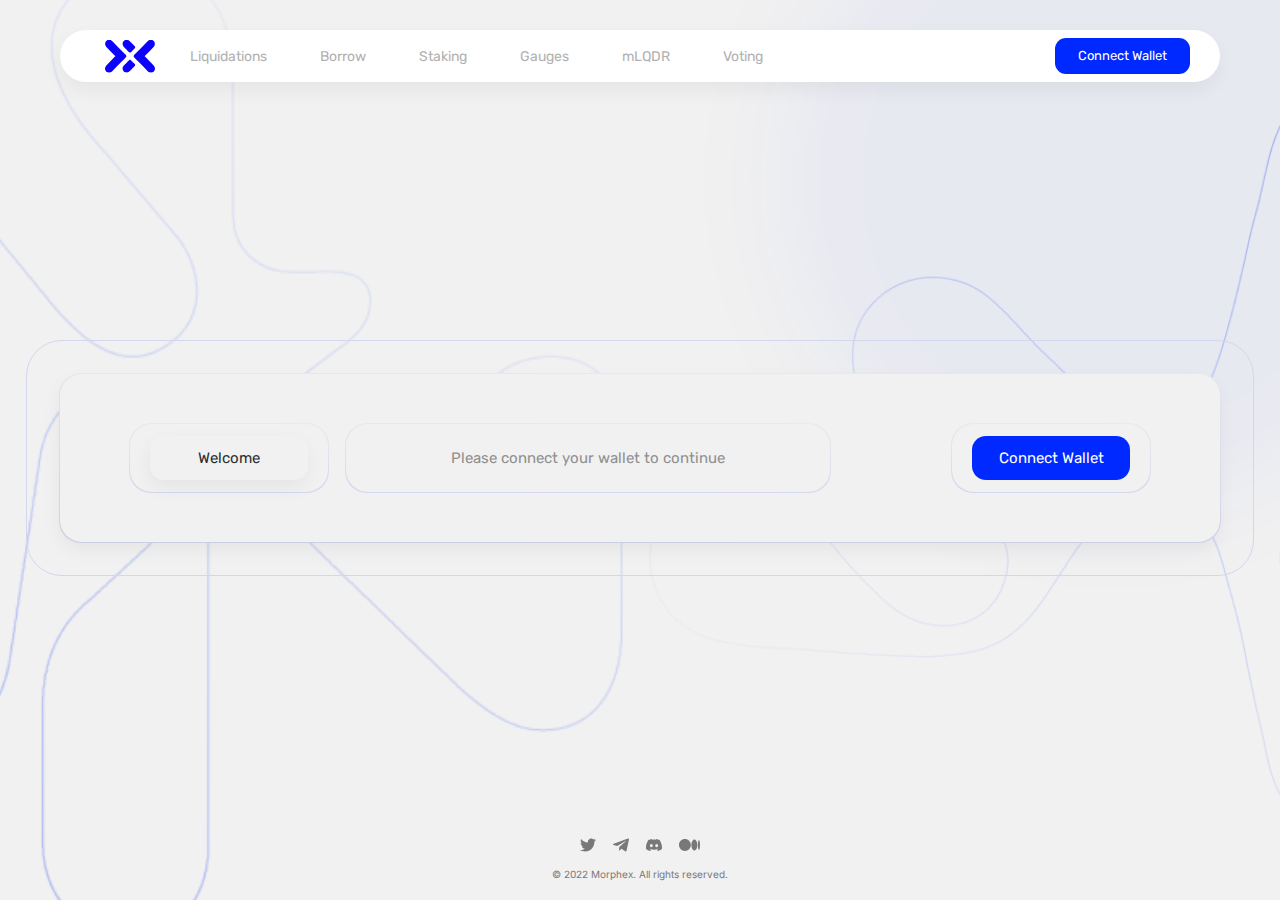
<file: morphex/index.html>
<!DOCTYPE html>
<html lang="en">

<head>
  <meta charset="UTF-8" />
  <meta http-equiv="X-UA-Compatible" content="IE=edge" />
  <meta name="viewport" content="width=device-width, initial-scale=1.0" />
  <link rel="preconnect" href="https://fonts.googleapis.com">
  <link rel="preconnect" href="https://fonts.gstatic.com" crossorigin>
  <link href="https://fonts.googleapis.com/css2?family=Inter&family=Rubik:wght@300;400;500;600&display=swap"
    rel="stylesheet">
  <link rel="stylesheet" href="css/main.css" />
  <link rel="stylesheet" href="css/animate.css">
  <title>Home</title>
</head>

<body>
  <!-- header start
    =========================================== -->
  <header class="header index" id="header">
    <div class="auto__container">
      <div class="header__inner">
        <a href="home.html" class="header__inner-logo">
          <img src="./images/logo.svg" alt="">
        </a>
        <nav class="nav" id="menu">
          <div class="nav__inner">
            <div class="nav__inner-links">
              <a href="home.html">
                Home
              </a>
              <a href="liquidations.html">
                Liquidations
              </a>
              <a href="borrow.html">
                Borrow
              </a>
              <a href="staking.html">
                Staking
              </a>
              <a href="gauges.html">
                Gauges
              </a>
              <a href="mlqdr.html">
                mLQDR
              </a>
              <a href="#">
                Voting
              </a>
            </div>
            <div class="nav__inner-social">
              <a href="#">
                <svg>
                  <use xlink:href="#twitter"></use>
                </svg>
              </a>
              <a href="#">
                <svg>
                  <use xlink:href="#telegram"></use>
                </svg>
              </a>
              <a href="#">
                <svg>
                  <use xlink:href="#discord"></use>
                </svg>
              </a>
              <a href="#">
                <svg>
                  <use xlink:href="#medium"></use>
                </svg>
              </a>
            </div>
          </div>
        </nav>
        <a href="#" class="button">
          Connect Wallet
        </a>
        <div class="burger" id="menuBtn">
          <span></span>
        </div>
      </div>
    </div>
  </header>
  <!-- header end
    =========================================== -->
  <main class="main">
    <!-- intro start
    =========================================== -->
    <section class="intro">
      <div class="auto__container">
        <div class="intro__inner">
          <a href="home.html" class="intro__inner-logo">
            <img src="./images/logo.svg" alt="">
          </a>
          <div class="intro__inner-row">
            <div class="intro__inner-row-wrapper">
              <div class="introItem__wrapper">
                <div class="introItem">
                  <div class="introItem__inner">
                    <a href="#" class="button uniq">
                      Welcome
                    </a>
                  </div>
                </div>
                <div class="introItem">
                  <div class="introItem__inner">
                    <p class="big">
                      Please connect your wallet to continue
                    </p>
                  </div>
                </div>
              </div>
              <div class="introItem">
                <div class="introItem__inner">
                  <a href="#" class="button">
                    Connect Wallet
                  </a>
                </div>
              </div>
            </div>
          </div>
        </div>
      </div>
    </section>
    <!-- intro end
    =========================================== -->
    <!-- footer start
    =========================================== -->
    <footer class="footer">
      <div class="auto__container">
        <div class="footer__inner">
          <div class="footer__inner-social">
            <a href="#">
              <svg>
                <use xlink:href="#twitter"></use>
              </svg>
            </a>
            <a href="#">
              <svg>
                <use xlink:href="#telegram"></use>
              </svg>
            </a>
            <a href="#">
              <svg>
                <use xlink:href="#discord"></use>
              </svg>
            </a>
            <a href="#">
              <svg>
                <use xlink:href="#medium"></use>
              </svg>
            </a>
          </div>
          <p class="sm">
            © 2022 Morphex. All rights reserved.
          </p>
        </div>
      </div>
    </footer>
    <!-- footer end
    =========================================== -->
    <div class="main__bg index">
      <div class="main__bg-image">
        <img src="./images/icons/main-bg1.png" alt="">
      </div>
      <div class="main__bg-image right">
        <img src="./images/icons/main-bg-2.png" alt="">
      </div>
      <div class="main__bg-circle">
        <img src="./images/blue-circle.png" alt="">
      </div>
    </div>
  </main>
  <!-- Sprites
    =========================================== -->
  <svg style="display: none">
    <symbol id="discord" viewBox="0 0 16 14">
      <g>
        <path
          d="M13.545 1.90696C12.5075 1.43083 11.4127 1.091 10.288 0.895958C10.2778 0.894242 10.2673 0.895724 10.258 0.900201C10.2487 0.904678 10.241 0.911929 10.236 0.920958C10.095 1.17096 9.93899 1.49796 9.82999 1.75396C8.61759 1.56997 7.38438 1.56997 6.17199 1.75396C6.0504 1.46878 5.91285 1.19067 5.75999 0.920958C5.75486 0.912028 5.74714 0.90486 5.73786 0.900398C5.72858 0.895936 5.71816 0.894388 5.70799 0.895958C4.58299 1.08996 3.48799 1.42996 2.45099 1.90696C2.44211 1.91034 2.43469 1.91671 2.42999 1.92496C0.355986 5.02396 -0.213014 8.04696 0.0659858 11.032C0.0669858 11.046 0.0759858 11.06 0.0869858 11.069C1.29471 11.9636 2.64558 12.6466 4.08199 13.089C4.09213 13.0922 4.10302 13.092 4.1131 13.0886C4.12317 13.0852 4.13189 13.0787 4.13799 13.07C4.44599 12.65 4.71999 12.207 4.95599 11.741C4.9609 11.7314 4.96259 11.7204 4.96079 11.7098C4.95898 11.6992 4.95379 11.6894 4.94599 11.682C4.94082 11.6771 4.93469 11.6733 4.92799 11.671C4.49715 11.5054 4.07988 11.3064 3.67999 11.076C3.66882 11.0696 3.66051 11.0592 3.65679 11.047C3.65306 11.0347 3.65421 11.0214 3.65999 11.01C3.66339 11.0025 3.66853 10.996 3.67499 10.991C3.75899 10.928 3.84299 10.862 3.92299 10.796C3.93005 10.7903 3.93853 10.7866 3.94752 10.7854C3.9565 10.7842 3.96565 10.7854 3.97399 10.789C6.59299 11.985 9.42799 11.985 12.015 10.789C12.0236 10.7852 12.0331 10.7839 12.0425 10.7851C12.0518 10.7864 12.0606 10.7901 12.068 10.796C12.148 10.862 12.232 10.928 12.316 10.991C12.3228 10.9959 12.3283 11.0025 12.3319 11.0101C12.3355 11.0177 12.3372 11.0261 12.3368 11.0345C12.3364 11.043 12.334 11.0511 12.3296 11.0584C12.3253 11.0656 12.3192 11.0716 12.312 11.076C11.913 11.3086 11.4952 11.5072 11.063 11.67C11.0561 11.6725 11.0498 11.6764 11.0446 11.6816C11.0395 11.6868 11.0355 11.6931 11.033 11.7C11.0307 11.7066 11.0297 11.7137 11.0303 11.7208C11.0308 11.7278 11.0327 11.7347 11.036 11.741C11.276 12.206 11.551 12.65 11.853 13.07C11.8591 13.0787 11.8678 13.0852 11.8779 13.0886C11.8879 13.092 11.8988 13.0922 11.909 13.089C13.3478 12.648 14.7009 11.9649 15.91 11.069C15.916 11.0648 15.9211 11.0593 15.9247 11.0529C15.9283 11.0465 15.9305 11.0393 15.931 11.032C16.265 7.58096 15.372 4.58296 13.565 1.92596C13.5632 1.92157 13.5604 1.91761 13.557 1.91434C13.5536 1.91107 13.5495 1.90855 13.545 1.90696ZM5.34699 9.21396C4.55799 9.21396 3.90899 8.48996 3.90899 7.60196C3.90899 6.71296 4.54599 5.98896 5.34699 5.98896C6.15399 5.98896 6.79699 6.71896 6.78499 7.60196C6.78499 8.48996 6.14799 9.21396 5.34699 9.21396ZM10.663 9.21396C9.87499 9.21396 9.22499 8.48996 9.22499 7.60196C9.22499 6.71296 9.86199 5.98896 10.663 5.98896C11.47 5.98896 12.114 6.71896 12.101 7.60196C12.101 8.48996 11.47 9.21396 10.663 9.21396Z" />
      </g>
    </symbol>
    <symbol id="medium" viewBox="0 0 21 13">
      <g>
        <path
          d="M11.8453 6.50001C11.8453 9.76157 9.19406 12.4063 5.922 12.4063C5.14535 12.4073 4.37609 12.2553 3.65816 11.9591C2.94023 11.6628 2.28768 11.2281 1.73777 10.6796C1.18787 10.1312 0.751366 9.47978 0.453198 8.76265C0.15503 8.04551 0.00103347 7.27666 0 6.50001C0 3.23713 2.65125 0.593757 5.922 0.593757C6.69876 0.59255 7.46816 0.744371 8.18624 1.04055C8.90432 1.33673 9.55703 1.77147 10.1071 2.31993C10.6571 2.86839 11.0937 3.51984 11.392 4.23706C11.6902 4.95429 11.8443 5.72324 11.8453 6.50001ZM18.3422 6.50001C18.3422 9.57126 17.0166 12.0598 15.3812 12.0598C13.7458 12.0598 12.4202 9.56994 12.4202 6.50001C12.4202 3.42876 13.7458 0.940257 15.3812 0.940257C17.0166 0.940257 18.3422 3.43007 18.3422 6.50001ZM21 6.50001C21 9.25101 20.5341 11.4809 19.9579 11.4809C19.383 11.4809 18.9171 9.24969 18.9171 6.50001C18.9171 3.74901 19.383 1.51907 19.9592 1.51907C20.5341 1.51907 21 3.74901 21 6.50001Z" />
      </g>
    </symbol>
    <symbol id="telegram" viewBox="0 0 17 14">
      <g>
        <path
          d="M16.9501 1.26916L14.3849 13.0996C14.1913 13.9346 13.6867 14.1424 12.9695 13.749L9.06099 10.9324L7.17505 12.7063C6.96634 12.9104 6.79179 13.0811 6.38956 13.0811L6.67036 9.1883L13.9143 2.78694C14.2293 2.51233 13.846 2.36018 13.4248 2.63479L4.46947 8.14924L0.614112 6.96916C-0.224504 6.71311 -0.239682 6.14904 0.788666 5.75569L15.8686 0.0742409C16.5668 -0.181814 17.1777 0.226389 16.9501 1.26916Z" />
      </g>
    </symbol>
    <symbol id="twitter" viewBox="0 0 16 13">
      <g>
        <path
          d="M5.026 13C11.064 13 14.367 7.99696 14.367 3.66596C14.367 3.52596 14.367 3.38396 14.361 3.24396C15.0041 2.77845 15.5591 2.20211 16 1.54196C15.3993 1.80681 14.7628 1.98137 14.111 2.05996C14.7975 1.6496 15.3117 1.00393 15.558 0.242961C14.913 0.625085 14.207 0.893334 13.471 1.03596C12.9762 0.508984 12.3214 0.159878 11.6081 0.0427182C10.8948 -0.074442 10.1627 0.0468822 9.52534 0.387898C8.88796 0.728914 8.38081 1.27059 8.08245 1.92902C7.78409 2.58745 7.71118 3.32589 7.875 4.02996C6.56974 3.96451 5.29282 3.62543 4.12704 3.0347C2.96127 2.44398 1.93268 1.6148 1.108 0.600961C0.68934 1.32404 0.561574 2.17936 0.750646 2.99323C0.939718 3.80709 1.43145 4.51849 2.126 4.98296C1.60554 4.96528 1.09652 4.82552 0.64 4.57496V4.61996C0.640897 5.37744 0.903307 6.11138 1.38287 6.69772C1.86244 7.28406 2.52975 7.68683 3.272 7.83796C2.99026 7.91558 2.69923 7.95427 2.407 7.95296C2.20098 7.95359 1.99538 7.9345 1.793 7.89596C2.00279 8.54802 2.41127 9.11813 2.96125 9.52644C3.51122 9.93475 4.17513 10.1608 4.86 10.173C3.69656 11.0868 2.2594 11.5824 0.78 11.58C0.519321 11.5811 0.258823 11.566 0 11.535C1.50151 12.4922 3.2453 13.0005 5.026 13Z" />
      </g>
    </symbol>
  </svg>
  <!-- js
    =========================================== -->
  <script src="./js/jquery.js"></script>
  <script src="./js/main.js"></script>
</body>

</html>
</file>
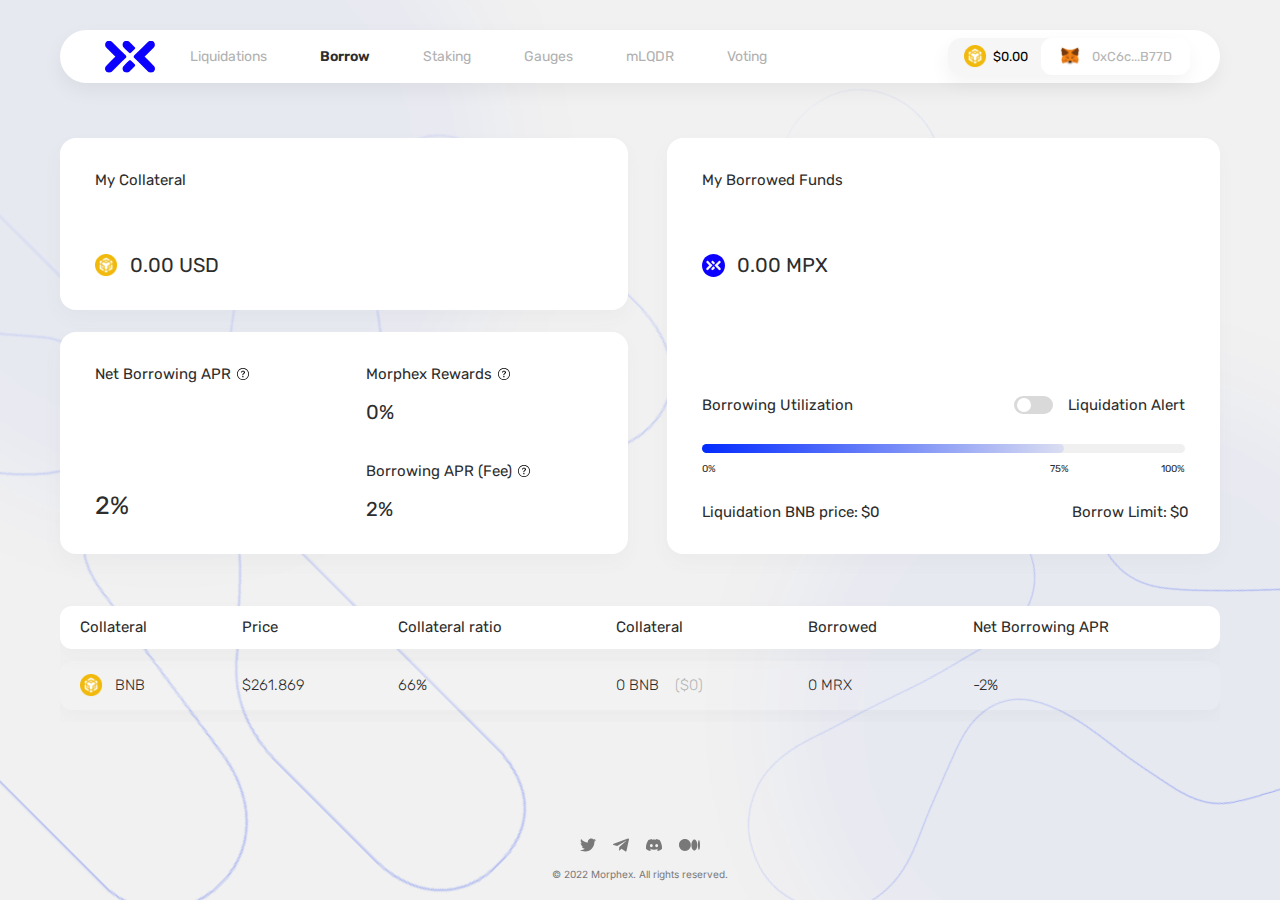
<file: morphex/borrow.html>
<!DOCTYPE html>
<html lang="en">
  <head>
    <meta charset="UTF-8" />
    <meta http-equiv="X-UA-Compatible" content="IE=edge" />
    <meta name="viewport" content="width=device-width, initial-scale=1.0" />
    <link rel="preconnect" href="https://fonts.googleapis.com">
    <link rel="preconnect" href="https://fonts.gstatic.com" crossorigin>
    <link href="https://fonts.googleapis.com/css2?family=Inter&family=Rubik:wght@300;400;500;600&display=swap" rel="stylesheet">
    <link rel="stylesheet" href="css/main.css" />
    <link rel="stylesheet" href="css/animate.css">
    <title>Borrow</title>
  </head>
  <body>
    <!-- header start
    =========================================== -->
    <header class="header" id="header">
      <div class="auto__container">
        <div class="header__inner">
          <a href="home.html" class="header__inner-logo">
            <img src="./images/logo.svg" alt="">
          </a>
          <nav class="nav" id="menu">
            <div class="nav__inner">
              <div class="nav__inner-links">
                <a href="home.html" >
                  Home
                </a>
                <a href="liquidations.html">
                  Liquidations
                </a>
                <a href="borrow.html" class="active">
                  Borrow
                </a>
                <a href="staking.html">
                  Staking
                </a>
                <a href="gauges.html">
                  Gauges
                </a>
                <a href="mlqdr.html">
                  mLQDR
                </a>
                <a href="#">
                  Voting
                </a>
              </div>
              <div class="nav__inner-social">
                <a href="#">
                  <svg>
                    <use xlink:href="#twitter"></use>
                  </svg>
                </a>
                <a href="#">
                  <svg>
                    <use xlink:href="#telegram"></use>
                  </svg>
                </a>
                <a href="#">
                  <svg>
                    <use xlink:href="#discord"></use>
                  </svg>
                </a>
                <a href="#">
                  <svg>
                    <use xlink:href="#medium"></use>
                  </svg>
                </a>
              </div>
            </div>
          </nav>
          <div class="header__inner-user">
            <div class="header__inner-user-icon">
              <img src="./images/icons/main-icon.png" alt="">
            </div>
            <p>
              $0.00
            </p>
            <a href="#" class="button user" id="popupBtn">
              <span>
                <img src="./images/icons/avatar.svg" alt="">
              </span>
              <p>
                0xC6c...B77D
              </p>
            </a>
          </div>
          <div class="popup" id="popUp">
            <h4>
              Wallet
            </h4>
            <div class="input">
              <input type="text" placeholder="0xC6c...B77D">
              <button class="input__button">
                <img src="./images/icons/copy.svg" alt="">
              </button>
              <button class="input__button">
                <img src="./images/icons/share.svg" alt="">
              </button>
            </div>
            <div class="popup__row">
              <h5>
                <span>
                  <img src="./images/icons/icon-logo.svg" alt="">
                </span>
                MRX
              </h5>
              <p>
                0
              </p>
            </div>
            <a href="#" class="button">
              Disconnect
            </a>
          </div>
          <div class="burger" id="menuBtn">
            <span></span>
          </div>
        </div>
      </div>
    </header>
  <!-- header end
    =========================================== -->
  <main class="main">
    <!-- borrow start
    =========================================== -->
    <section class="borrow">
      <div class="auto__container">
        <div class="borrow__inner">
          <div class="borrow__inner-row">
            <div class="borrow__inner-col">
              <div class="borrow__inner-col-top">
                <h4>
                  My Collateral
                </h4>
                <h3>
                  <span>
                    <img src="./images/icons/main-icon.png" alt="">
                  </span>
                  0.00 USD
                  <small>
                    0 BNB
                  </small>
                </h3>
              </div>
              <div class="borrow__inner-col-bottom row">
                <div class="borrowItem">
                  <h4>
                    Net Borrowing APR
                    <span>
                      <img src="./images/icons/question-circle.svg" alt="">
                    </span>
                  </h4>
                  <h2>
                    2%
                  </h2>
                </div>
                <div class="borrowItem__side">
                  <div class="borrowItem">
                    <h4>
                      Morphex Rewards
                      <span>
                        <img src="./images/icons/question-circle.svg" alt="">
                      </span>
                    </h4>
                    <h3>
                      0%
                    </h3>
                  </div>
                  <div class="borrowItem">
                    <h4>
                      Borrowing APR (Fee)
                      <span>
                        <img src="./images/icons/question-circle.svg" alt="">
                      </span>
                    </h4>
                    <h3>
                      2%
                    </h3>
                  </div>
                </div>
              </div>
            </div>
            <div class="borrow__inner-col">
              <div class="borrow__inner-col-top">
                <h4>
                  My Borrowed Funds
                </h4>
                <h3>
                  <span>
                    <img src="./images/icons/icon-logo.svg" alt="">
                  </span>
                  0.00 MPX
                </h3>
              </div>
              <div class="borrow__inner-col-bottom">
                <div class="borrowLines">
                  <h4>
                    Borrowing Utilization
                  </h4>
                  <div class="borrowLines__side">
                    <div class="check">
                      <input type="checkbox" id="checkbox">
                      <div class="check__box"></div>
                    </div>
                    <h4>
                      Liquidation Alert
                    </h4>
                  </div>
                </div>
                <div class="borrowLines">
                  <div class="progress__outer">
                    <div class="progress">
                      <div
                        class="progress__inner"
                        style="width: 75%"
                        id="progress"
                      ></div>
                    </div>
                    <p class="sm">
                      0%
                    </p>
                    <p class="sm">
                      75%
                    </p>
                    <p class="sm">
                      100%
                    </p>
                  </div>
                </div>
                <div class="borrowLines">
                  <h4>
                    Liquidation BNB price: <span>$0</span> 
                  </h4>
                  <div class="borrowLines__side">
                    <h4>
                      Borrow Limit: <span>$0</span> 
                    </h4>
                  </div>
                </div>
              </div>
            </div>
          </div>
          <div class="borrow__inner-list">
            <table class="sm">
              <thead>
                <th>
                  Collateral
                </th>
                <th>
                  Price
                </th>
                <th>
                  Collateral ratio
                </th>
                <th>
                  Collateral
                </th>
                <th>
                  Borrowed
                </th>
                <th>
                  Net Borrowing APR
                </th>
              </thead>
              <tbody>
               <tr class="bg"> 
                <td>
                  <p>
                    Collateral
                  </p>
                  <h5>
                    <span>
                      <img src="images/icons/main-icon.png" alt="">
                    </span>
                    BNB
                  </h5>
                </td>
                <td>
                  <p>
                    Price
                  </p>
                  $261.869
                </td>
                <td>
                  <p>
                    Collateral ratio	
                  </p>
                  66%
                <td>
                  <p>
                    Collateral
                  </p>
                  <span>
                    0 BNB <small>($0)</small>
                  </span>
                 
                </td>
                <td>
                  <p>
                    Borrowed
                  </p>
                  0 MRX
                </td>
                <td>
                  <p>
                    Net Borrowing APR
                  </p>
                  -2%
                </td>
               </tr>
              </tbody>
            </table>
          </div>
        </div>
      </div>
    </section>
    <!-- intro end
    =========================================== -->
    <!-- footer start
    =========================================== -->
    <footer class="footer">
      <div class="auto__container">
        <div class="footer__inner">
          <div class="footer__inner-social">
            <a href="#">
              <svg>
                <use xlink:href="#twitter"></use>
              </svg>
            </a>
            <a href="#">
              <svg>
                <use xlink:href="#telegram"></use>
              </svg>
            </a>
            <a href="#">
              <svg>
                <use xlink:href="#discord"></use>
              </svg>
            </a>
            <a href="#">
              <svg>
                <use xlink:href="#medium"></use>
              </svg>
            </a>
          </div>
          <p class="sm">
            © 2022 Morphex. All rights reserved.
          </p>
        </div>
      </div>
    </footer>
    <!-- footer end
    =========================================== -->
    <div class="popup__outer" id="popupOuter"></div>
    <div class="main__bg borrow">
      <div class="main__bg-image">
        <img src="./images/icons/main-bg1.png" alt="">
      </div>
      <div class="main__bg-image right">
        <img src="./images/icons/main-bg-2.png" alt="">
      </div>
      <div class="main__bg-circle ">
        <img src="./images/blue-circle.png" alt="">
      </div>
      <div class="main__bg-circle left">
        <img src="./images/blue-circle.png" alt="">
      </div>
    </div>
  </main>
  <!-- Sprites
    =========================================== -->
  <svg style="display: none">
    <symbol id="discord" viewBox="0 0 16 14">
      <g>
        <path
          d="M13.545 1.90696C12.5075 1.43083 11.4127 1.091 10.288 0.895958C10.2778 0.894242 10.2673 0.895724 10.258 0.900201C10.2487 0.904678 10.241 0.911929 10.236 0.920958C10.095 1.17096 9.93899 1.49796 9.82999 1.75396C8.61759 1.56997 7.38438 1.56997 6.17199 1.75396C6.0504 1.46878 5.91285 1.19067 5.75999 0.920958C5.75486 0.912028 5.74714 0.90486 5.73786 0.900398C5.72858 0.895936 5.71816 0.894388 5.70799 0.895958C4.58299 1.08996 3.48799 1.42996 2.45099 1.90696C2.44211 1.91034 2.43469 1.91671 2.42999 1.92496C0.355986 5.02396 -0.213014 8.04696 0.0659858 11.032C0.0669858 11.046 0.0759858 11.06 0.0869858 11.069C1.29471 11.9636 2.64558 12.6466 4.08199 13.089C4.09213 13.0922 4.10302 13.092 4.1131 13.0886C4.12317 13.0852 4.13189 13.0787 4.13799 13.07C4.44599 12.65 4.71999 12.207 4.95599 11.741C4.9609 11.7314 4.96259 11.7204 4.96079 11.7098C4.95898 11.6992 4.95379 11.6894 4.94599 11.682C4.94082 11.6771 4.93469 11.6733 4.92799 11.671C4.49715 11.5054 4.07988 11.3064 3.67999 11.076C3.66882 11.0696 3.66051 11.0592 3.65679 11.047C3.65306 11.0347 3.65421 11.0214 3.65999 11.01C3.66339 11.0025 3.66853 10.996 3.67499 10.991C3.75899 10.928 3.84299 10.862 3.92299 10.796C3.93005 10.7903 3.93853 10.7866 3.94752 10.7854C3.9565 10.7842 3.96565 10.7854 3.97399 10.789C6.59299 11.985 9.42799 11.985 12.015 10.789C12.0236 10.7852 12.0331 10.7839 12.0425 10.7851C12.0518 10.7864 12.0606 10.7901 12.068 10.796C12.148 10.862 12.232 10.928 12.316 10.991C12.3228 10.9959 12.3283 11.0025 12.3319 11.0101C12.3355 11.0177 12.3372 11.0261 12.3368 11.0345C12.3364 11.043 12.334 11.0511 12.3296 11.0584C12.3253 11.0656 12.3192 11.0716 12.312 11.076C11.913 11.3086 11.4952 11.5072 11.063 11.67C11.0561 11.6725 11.0498 11.6764 11.0446 11.6816C11.0395 11.6868 11.0355 11.6931 11.033 11.7C11.0307 11.7066 11.0297 11.7137 11.0303 11.7208C11.0308 11.7278 11.0327 11.7347 11.036 11.741C11.276 12.206 11.551 12.65 11.853 13.07C11.8591 13.0787 11.8678 13.0852 11.8779 13.0886C11.8879 13.092 11.8988 13.0922 11.909 13.089C13.3478 12.648 14.7009 11.9649 15.91 11.069C15.916 11.0648 15.9211 11.0593 15.9247 11.0529C15.9283 11.0465 15.9305 11.0393 15.931 11.032C16.265 7.58096 15.372 4.58296 13.565 1.92596C13.5632 1.92157 13.5604 1.91761 13.557 1.91434C13.5536 1.91107 13.5495 1.90855 13.545 1.90696ZM5.34699 9.21396C4.55799 9.21396 3.90899 8.48996 3.90899 7.60196C3.90899 6.71296 4.54599 5.98896 5.34699 5.98896C6.15399 5.98896 6.79699 6.71896 6.78499 7.60196C6.78499 8.48996 6.14799 9.21396 5.34699 9.21396ZM10.663 9.21396C9.87499 9.21396 9.22499 8.48996 9.22499 7.60196C9.22499 6.71296 9.86199 5.98896 10.663 5.98896C11.47 5.98896 12.114 6.71896 12.101 7.60196C12.101 8.48996 11.47 9.21396 10.663 9.21396Z" />
      </g>
    </symbol>
    <symbol id="medium" viewBox="0 0 21 13">
      <g>
        <path
          d="M11.8453 6.50001C11.8453 9.76157 9.19406 12.4063 5.922 12.4063C5.14535 12.4073 4.37609 12.2553 3.65816 11.9591C2.94023 11.6628 2.28768 11.2281 1.73777 10.6796C1.18787 10.1312 0.751366 9.47978 0.453198 8.76265C0.15503 8.04551 0.00103347 7.27666 0 6.50001C0 3.23713 2.65125 0.593757 5.922 0.593757C6.69876 0.59255 7.46816 0.744371 8.18624 1.04055C8.90432 1.33673 9.55703 1.77147 10.1071 2.31993C10.6571 2.86839 11.0937 3.51984 11.392 4.23706C11.6902 4.95429 11.8443 5.72324 11.8453 6.50001ZM18.3422 6.50001C18.3422 9.57126 17.0166 12.0598 15.3812 12.0598C13.7458 12.0598 12.4202 9.56994 12.4202 6.50001C12.4202 3.42876 13.7458 0.940257 15.3812 0.940257C17.0166 0.940257 18.3422 3.43007 18.3422 6.50001ZM21 6.50001C21 9.25101 20.5341 11.4809 19.9579 11.4809C19.383 11.4809 18.9171 9.24969 18.9171 6.50001C18.9171 3.74901 19.383 1.51907 19.9592 1.51907C20.5341 1.51907 21 3.74901 21 6.50001Z" />
      </g>
    </symbol>
    <symbol id="telegram" viewBox="0 0 17 14">
      <g>
        <path
          d="M16.9501 1.26916L14.3849 13.0996C14.1913 13.9346 13.6867 14.1424 12.9695 13.749L9.06099 10.9324L7.17505 12.7063C6.96634 12.9104 6.79179 13.0811 6.38956 13.0811L6.67036 9.1883L13.9143 2.78694C14.2293 2.51233 13.846 2.36018 13.4248 2.63479L4.46947 8.14924L0.614112 6.96916C-0.224504 6.71311 -0.239682 6.14904 0.788666 5.75569L15.8686 0.0742409C16.5668 -0.181814 17.1777 0.226389 16.9501 1.26916Z" />
      </g>
    </symbol>
    <symbol id="twitter" viewBox="0 0 16 13">
      <g>
        <path
          d="M5.026 13C11.064 13 14.367 7.99696 14.367 3.66596C14.367 3.52596 14.367 3.38396 14.361 3.24396C15.0041 2.77845 15.5591 2.20211 16 1.54196C15.3993 1.80681 14.7628 1.98137 14.111 2.05996C14.7975 1.6496 15.3117 1.00393 15.558 0.242961C14.913 0.625085 14.207 0.893334 13.471 1.03596C12.9762 0.508984 12.3214 0.159878 11.6081 0.0427182C10.8948 -0.074442 10.1627 0.0468822 9.52534 0.387898C8.88796 0.728914 8.38081 1.27059 8.08245 1.92902C7.78409 2.58745 7.71118 3.32589 7.875 4.02996C6.56974 3.96451 5.29282 3.62543 4.12704 3.0347C2.96127 2.44398 1.93268 1.6148 1.108 0.600961C0.68934 1.32404 0.561574 2.17936 0.750646 2.99323C0.939718 3.80709 1.43145 4.51849 2.126 4.98296C1.60554 4.96528 1.09652 4.82552 0.64 4.57496V4.61996C0.640897 5.37744 0.903307 6.11138 1.38287 6.69772C1.86244 7.28406 2.52975 7.68683 3.272 7.83796C2.99026 7.91558 2.69923 7.95427 2.407 7.95296C2.20098 7.95359 1.99538 7.9345 1.793 7.89596C2.00279 8.54802 2.41127 9.11813 2.96125 9.52644C3.51122 9.93475 4.17513 10.1608 4.86 10.173C3.69656 11.0868 2.2594 11.5824 0.78 11.58C0.519321 11.5811 0.258823 11.566 0 11.535C1.50151 12.4922 3.2453 13.0005 5.026 13Z" />
      </g>
    </symbol>
  </svg>
  <!-- js
    =========================================== -->
  <script src="./js/jquery.js"></script>
  <script src="./js/main.js"></script>
</body>

</html>
</file>
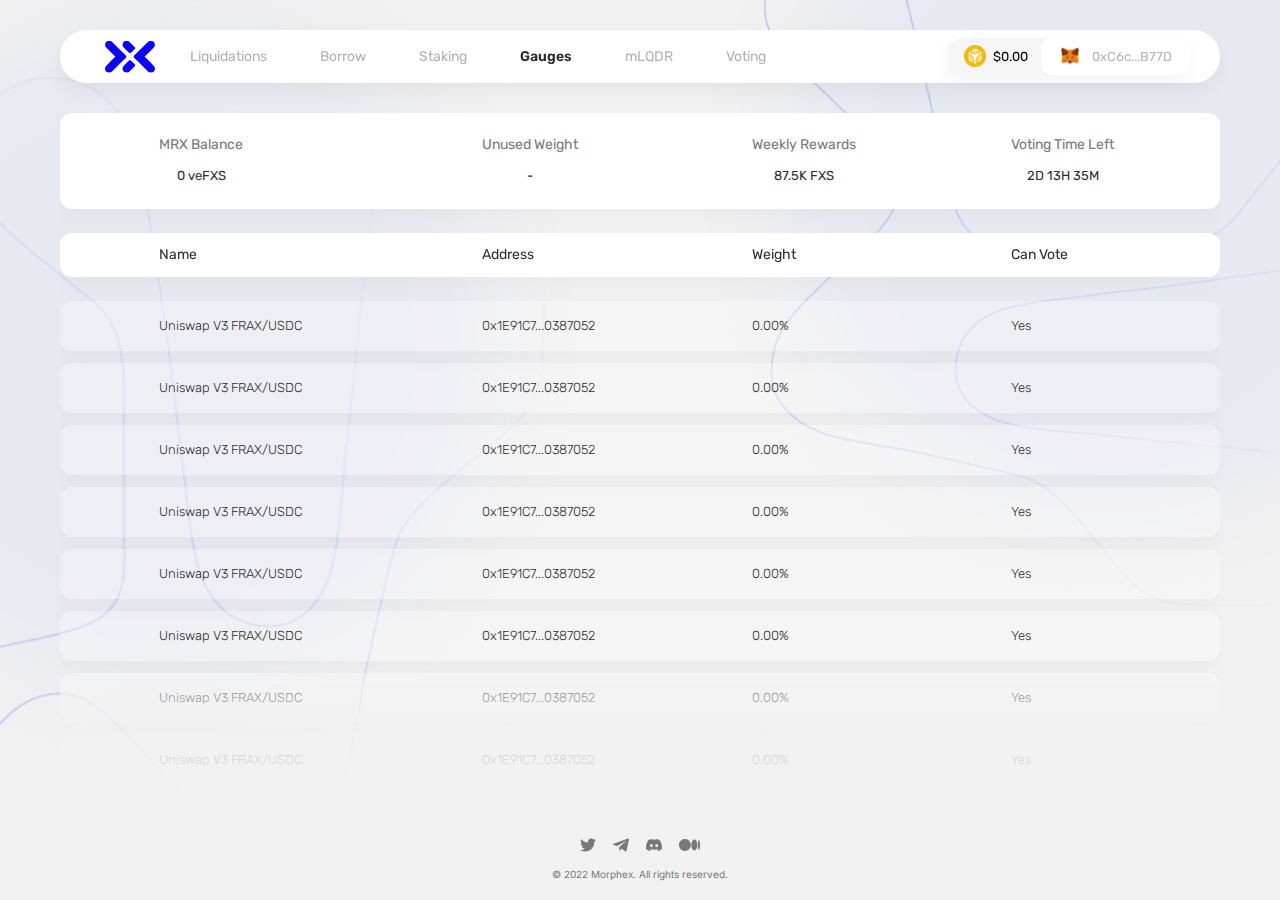
<file: morphex/gauges.html>
<!DOCTYPE html>
<html lang="en">

<head>
  <meta charset="UTF-8" />
  <meta http-equiv="X-UA-Compatible" content="IE=edge" />
  <meta name="viewport" content="width=device-width, initial-scale=1.0" />
  <link rel="preconnect" href="https://fonts.googleapis.com">
  <link rel="preconnect" href="https://fonts.gstatic.com" crossorigin>
  <link href="https://fonts.googleapis.com/css2?family=Inter&family=Rubik:wght@300;400;500;600&display=swap"
    rel="stylesheet">
  <link rel="stylesheet" href="css/main.css" />
  <link rel="stylesheet" href="css/animate.css">
  <title>Gauges</title>
</head>

<body>
  <!-- header start
    =========================================== -->
    <header class="header" id="header">
      <div class="auto__container">
        <div class="header__inner">
          <a href="home.html" class="header__inner-logo">
            <img src="./images/logo.svg" alt="">
          </a>
          <nav class="nav" id="menu">
            <div class="nav__inner">
              <div class="nav__inner-links">
                <a href="home.html" >
                  Home
                </a>
                <a href="liquidations.html">
                  Liquidations
                </a>
                <a href="borrow.html" >
                  Borrow
                </a>
                <a href="staking.html">
                  Staking
                </a>
                <a href="gauges.html" class="active">
                  Gauges
                </a>
                <a href="mlqdr.html">
                  mLQDR
                </a>
                <a href="#">
                  Voting
                </a>
              </div>
              <div class="nav__inner-social">
                <a href="#">
                  <svg>
                    <use xlink:href="#twitter"></use>
                  </svg>
                </a>
                <a href="#">
                  <svg>
                    <use xlink:href="#telegram"></use>
                  </svg>
                </a>
                <a href="#">
                  <svg>
                    <use xlink:href="#discord"></use>
                  </svg>
                </a>
                <a href="#">
                  <svg>
                    <use xlink:href="#medium"></use>
                  </svg>
                </a>
              </div>
            </div>
          </nav>
          <div class="header__inner-user">
            <div class="header__inner-user-icon">
              <img src="./images/icons/main-icon.png" alt="">
            </div>
            <p>
              $0.00
            </p>
            <a href="#" class="button user" id="popupBtn">
              <span>
                <img src="./images/icons/avatar.svg" alt="">
              </span>
              <p>
                0xC6c...B77D
              </p>
            </a>
          </div>
          <div class="popup" id="popUp">
            <h4>
              Wallet
            </h4>
            <div class="input">
              <input type="text" placeholder="0xC6c...B77D">
              <button class="input__button">
                <img src="./images/icons/copy.svg" alt="">
              </button>
              <button class="input__button">
                <img src="./images/icons/share.svg" alt="">
              </button>
            </div>
            <div class="popup__row">
              <h5>
                <span>
                  <img src="./images/icons/icon-logo.svg" alt="">
                </span>
                MRX
              </h5>
              <p>
                0
              </p>
            </div>
            <a href="#" class="button">
              Disconnect
            </a>
          </div>
          <div class="burger" id="menuBtn">
            <span></span>
          </div>
        </div>
      </div>
    </header>
  <!-- header end
    =========================================== -->
  <main class="main sm">
    <!-- list start
    =========================================== -->
    <section class="list">
      <div class="auto__container">
        <div class="list__inner gauges">
          <div class="list__inner-main-wrapper">
            <div class="list__inner-main">
              <table class="big long">
                <thead>
                  <th>
                    <h6>
                      <p>
                        MRX Balance
                        <span>
                          0 veFXS
                        </span>
                      </p>
                    </h6>
                  </th>
                  <th>
                    <h6>
                      <p>
                        Unused Weight
                        <span>
                          -
                        </span>
                      </p>
                    </h6>
                  </th>
                  <th>
                    <h6>
                      <p>
                        Weekly Rewards
                        <span>
                          87.5K FXS
                        </span>
                      </p>
                    </h6>
                  </th>
                  <th>
                    <h6>
                      <p>
                        Voting Time Left
                        <span class="colored">
                          2D 13H 35M
                        </span>
                      </p>
                    </h6>
                  </th>
                </thead>
            <thead class="space">
              <th></th>
            </thead>
                <thead class="top">
                  <th>
                    Name
                  </th>
                  <th>
                    Address
                  </th>
                  <th>
                    Weight
                  </th>
                  <th>
                    Can Vote
                  </th>
                </thead>
                <thead class="space">
                  <th></th>
                </thead>
                <tbody>
                  <tr>
                    <td>
                      <p>Name</p>
                      Uniswap V3 FRAX/USDC
                    </td>
                    <td>
                      <p>
                        Address
                      </p>
                      0x1E91C7...0387052
                    </td>
                    <td>
                      <p>
                        Weight
                      </p>
                      0.00%
                    </td>
                    <td>
                      <p>
                        Can Vote
                      </p>
                      Yes
                    </td>
                  </tr>
                  <tr>
                    <td>
                      <p>Name</p>
                      Uniswap V3 FRAX/USDC
                    </td>
                    <td>
                      <p>
                        Address
                      </p>
                      0x1E91C7...0387052
                    </td>
                    <td>
                      <p>
                        Weight
                      </p>
                      0.00%
                    </td>
                    <td>
                      <p>
                        Can Vote
                      </p>
                      Yes
                    </td>
                  </tr>
                  <tr>
                    <td>
                      <p>Name</p>
                      Uniswap V3 FRAX/USDC
                    </td>
                    <td>
                      <p>
                        Address
                      </p>
                      0x1E91C7...0387052
                    </td>
                    <td>
                      <p>
                        Weight
                      </p>
                      0.00%
                    </td>
                    <td>
                      <p>
                        Can Vote
                      </p>
                      Yes
                    </td>
                  </tr>
                  <tr>
                    <td>
                      <p>Name</p>
                      Uniswap V3 FRAX/USDC
                    </td>
                    <td>
                      <p>
                        Address
                      </p>
                      0x1E91C7...0387052
                    </td>
                    <td>
                      <p>
                        Weight
                      </p>
                      0.00%
                    </td>
                    <td>
                      <p>
                        Can Vote
                      </p>
                      Yes
                    </td>
                  </tr>
                  <tr>
                    <td>
                      <p>Name</p>
                      Uniswap V3 FRAX/USDC
                    </td>
                    <td>
                      <p>
                        Address
                      </p>
                      0x1E91C7...0387052
                    </td>
                    <td>
                      <p>
                        Weight
                      </p>
                      0.00%
                    </td>
                    <td>
                      <p>
                        Can Vote
                      </p>
                      Yes
                    </td>
                  </tr>
                  <tr>
                    <td>
                      <p>Name</p>
                      Uniswap V3 FRAX/USDC
                    </td>
                    <td>
                      <p>
                        Address
                      </p>
                      0x1E91C7...0387052
                    </td>
                    <td>
                      <p>
                        Weight
                      </p>
                      0.00%
                    </td>
                    <td>
                      <p>
                        Can Vote
                      </p>
                      Yes
                    </td>
                  </tr>
                  <tr>
                    <td>
                      <p>Name</p>
                      Uniswap V3 FRAX/USDC
                    </td>
                    <td>
                      <p>
                        Address
                      </p>
                      0x1E91C7...0387052
                    </td>
                    <td>
                      <p>
                        Weight
                      </p>
                      0.00%
                    </td>
                    <td>
                      <p>
                        Can Vote
                      </p>
                      Yes
                    </td>
                  </tr>
                  <tr>
                    <td>
                      <p>Name</p>
                      Uniswap V3 FRAX/USDC
                    </td>
                    <td>
                      <p>
                        Address
                      </p>
                      0x1E91C7...0387052
                    </td>
                    <td>
                      <p>
                        Weight
                      </p>
                      0.00%
                    </td>
                    <td>
                      <p>
                        Can Vote
                      </p>
                      Yes
                    </td>
                  </tr>
                  <tr>
                    <td>
                      <p>Name</p>
                      Uniswap V3 FRAX/USDC
                    </td>
                    <td>
                      <p>
                        Address
                      </p>
                      0x1E91C7...0387052
                    </td>
                    <td>
                      <p>
                        Weight
                      </p>
                      0.00%
                    </td>
                    <td>
                      <p>
                        Can Vote
                      </p>
                      Yes
                    </td>
                  </tr>
                  <tr>
                    <td>
                      <p>Name</p>
                      Uniswap V3 FRAX/USDC
                    </td>
                    <td>
                      <p>
                        Address
                      </p>
                      0x1E91C7...0387052
                    </td>
                    <td>
                      <p>
                        Weight
                      </p>
                      0.00%
                    </td>
                    <td>
                      <p>
                        Can Vote
                      </p>
                      Yes
                    </td>
                  </tr>
                  <tr>
                    <td>
                      <p>Name</p>
                      Uniswap V3 FRAX/USDC
                    </td>
                    <td>
                      <p>
                        Address
                      </p>
                      0x1E91C7...0387052
                    </td>
                    <td>
                      <p>
                        Weight
                      </p>
                      0.00%
                    </td>
                    <td>
                      <p>
                        Can Vote
                      </p>
                      Yes
                    </td>
                  </tr>
                  <tr>
                    <td>
                      <p>Name</p>
                      Uniswap V3 FRAX/USDC
                    </td>
                    <td>
                      <p>
                        Address
                      </p>
                      0x1E91C7...0387052
                    </td>
                    <td>
                      <p>
                        Weight
                      </p>
                      0.00%
                    </td>
                    <td>
                      <p>
                        Can Vote
                      </p>
                      Yes
                    </td>
                  </tr>
                  <tr>
                    <td>
                      <p>Name</p>
                      Uniswap V3 FRAX/USDC
                    </td>
                    <td>
                      <p>
                        Address
                      </p>
                      0x1E91C7...0387052
                    </td>
                    <td>
                      <p>
                        Weight
                      </p>
                      0.00%
                    </td>
                    <td>
                      <p>
                        Can Vote
                      </p>
                      Yes
                    </td>
                  </tr>
                  <tr>
                    <td>
                      <p>Name</p>
                      Uniswap V3 FRAX/USDC
                    </td>
                    <td>
                      <p>
                        Address
                      </p>
                      0x1E91C7...0387052
                    </td>
                    <td>
                      <p>
                        Weight
                      </p>
                      0.00%
                    </td>
                    <td>
                      <p>
                        Can Vote
                      </p>
                      Yes
                    </td>
                  </tr>
                  <tr>
                    <td>
                      <p>Name</p>
                      Uniswap V3 FRAX/USDC
                    </td>
                    <td>
                      <p>
                        Address
                      </p>
                      0x1E91C7...0387052
                    </td>
                    <td>
                      <p>
                        Weight
                      </p>
                      0.00%
                    </td>
                    <td>
                      <p>
                        Can Vote
                      </p>
                      Yes
                    </td>
                  </tr>
                  <tr>
                    <td>
                      <p>Name</p>
                      Uniswap V3 FRAX/USDC
                    </td>
                    <td>
                      <p>
                        Address
                      </p>
                      0x1E91C7...0387052
                    </td>
                    <td>
                      <p>
                        Weight
                      </p>
                      0.00%
                    </td>
                    <td>
                      <p>
                        Can Vote
                      </p>
                      Yes
                    </td>
                  </tr>
                </tbody>
              </table>
            </div>
          </div>

        </div>
      </div>
    </section>
    <!-- list end
    =========================================== -->
    <!-- footer start
    =========================================== -->
    <footer class="footer">
      <div class="auto__container">
        <div class="footer__inner">
          <div class="footer__inner-social">
            <a href="#">
              <svg>
                <use xlink:href="#twitter"></use>
              </svg>
            </a>
            <a href="#">
              <svg>
                <use xlink:href="#telegram"></use>
              </svg>
            </a>
            <a href="#">
              <svg>
                <use xlink:href="#discord"></use>
              </svg>
            </a>
            <a href="#">
              <svg>
                <use xlink:href="#medium"></use>
              </svg>
            </a>
          </div>
          <p class="sm">
            © 2022 Morphex. All rights reserved.
          </p>
        </div>
      </div>
    </footer>
    <!-- footer end
    =========================================== -->
    <div class="popup__outer" id="popupOuter"></div>
    <div class="main__bg gauges">
      <div class="main__bg-image">
        <img src="./images/icons/main-bg3.png" alt="">
      </div>
      <div class="main__bg-image right">
        <img src="./images/icons/main-bg3.png" alt="">
      </div>
      <div class="main__bg-circle">
        <img src="./images/blue-circle.png" alt="">
      </div>
      <div class="main__bg-circle left">
        <img src="./images/blue-circle.png" alt="">
      </div>
    </div>
  </main>
  <!-- Sprites
    =========================================== -->
  <svg style="display: none">
    <symbol id="discord" viewBox="0 0 16 14">
      <g>
        <path
          d="M13.545 1.90696C12.5075 1.43083 11.4127 1.091 10.288 0.895958C10.2778 0.894242 10.2673 0.895724 10.258 0.900201C10.2487 0.904678 10.241 0.911929 10.236 0.920958C10.095 1.17096 9.93899 1.49796 9.82999 1.75396C8.61759 1.56997 7.38438 1.56997 6.17199 1.75396C6.0504 1.46878 5.91285 1.19067 5.75999 0.920958C5.75486 0.912028 5.74714 0.90486 5.73786 0.900398C5.72858 0.895936 5.71816 0.894388 5.70799 0.895958C4.58299 1.08996 3.48799 1.42996 2.45099 1.90696C2.44211 1.91034 2.43469 1.91671 2.42999 1.92496C0.355986 5.02396 -0.213014 8.04696 0.0659858 11.032C0.0669858 11.046 0.0759858 11.06 0.0869858 11.069C1.29471 11.9636 2.64558 12.6466 4.08199 13.089C4.09213 13.0922 4.10302 13.092 4.1131 13.0886C4.12317 13.0852 4.13189 13.0787 4.13799 13.07C4.44599 12.65 4.71999 12.207 4.95599 11.741C4.9609 11.7314 4.96259 11.7204 4.96079 11.7098C4.95898 11.6992 4.95379 11.6894 4.94599 11.682C4.94082 11.6771 4.93469 11.6733 4.92799 11.671C4.49715 11.5054 4.07988 11.3064 3.67999 11.076C3.66882 11.0696 3.66051 11.0592 3.65679 11.047C3.65306 11.0347 3.65421 11.0214 3.65999 11.01C3.66339 11.0025 3.66853 10.996 3.67499 10.991C3.75899 10.928 3.84299 10.862 3.92299 10.796C3.93005 10.7903 3.93853 10.7866 3.94752 10.7854C3.9565 10.7842 3.96565 10.7854 3.97399 10.789C6.59299 11.985 9.42799 11.985 12.015 10.789C12.0236 10.7852 12.0331 10.7839 12.0425 10.7851C12.0518 10.7864 12.0606 10.7901 12.068 10.796C12.148 10.862 12.232 10.928 12.316 10.991C12.3228 10.9959 12.3283 11.0025 12.3319 11.0101C12.3355 11.0177 12.3372 11.0261 12.3368 11.0345C12.3364 11.043 12.334 11.0511 12.3296 11.0584C12.3253 11.0656 12.3192 11.0716 12.312 11.076C11.913 11.3086 11.4952 11.5072 11.063 11.67C11.0561 11.6725 11.0498 11.6764 11.0446 11.6816C11.0395 11.6868 11.0355 11.6931 11.033 11.7C11.0307 11.7066 11.0297 11.7137 11.0303 11.7208C11.0308 11.7278 11.0327 11.7347 11.036 11.741C11.276 12.206 11.551 12.65 11.853 13.07C11.8591 13.0787 11.8678 13.0852 11.8779 13.0886C11.8879 13.092 11.8988 13.0922 11.909 13.089C13.3478 12.648 14.7009 11.9649 15.91 11.069C15.916 11.0648 15.9211 11.0593 15.9247 11.0529C15.9283 11.0465 15.9305 11.0393 15.931 11.032C16.265 7.58096 15.372 4.58296 13.565 1.92596C13.5632 1.92157 13.5604 1.91761 13.557 1.91434C13.5536 1.91107 13.5495 1.90855 13.545 1.90696ZM5.34699 9.21396C4.55799 9.21396 3.90899 8.48996 3.90899 7.60196C3.90899 6.71296 4.54599 5.98896 5.34699 5.98896C6.15399 5.98896 6.79699 6.71896 6.78499 7.60196C6.78499 8.48996 6.14799 9.21396 5.34699 9.21396ZM10.663 9.21396C9.87499 9.21396 9.22499 8.48996 9.22499 7.60196C9.22499 6.71296 9.86199 5.98896 10.663 5.98896C11.47 5.98896 12.114 6.71896 12.101 7.60196C12.101 8.48996 11.47 9.21396 10.663 9.21396Z" />
      </g>
    </symbol>
    <symbol id="medium" viewBox="0 0 21 13">
      <g>
        <path
          d="M11.8453 6.50001C11.8453 9.76157 9.19406 12.4063 5.922 12.4063C5.14535 12.4073 4.37609 12.2553 3.65816 11.9591C2.94023 11.6628 2.28768 11.2281 1.73777 10.6796C1.18787 10.1312 0.751366 9.47978 0.453198 8.76265C0.15503 8.04551 0.00103347 7.27666 0 6.50001C0 3.23713 2.65125 0.593757 5.922 0.593757C6.69876 0.59255 7.46816 0.744371 8.18624 1.04055C8.90432 1.33673 9.55703 1.77147 10.1071 2.31993C10.6571 2.86839 11.0937 3.51984 11.392 4.23706C11.6902 4.95429 11.8443 5.72324 11.8453 6.50001ZM18.3422 6.50001C18.3422 9.57126 17.0166 12.0598 15.3812 12.0598C13.7458 12.0598 12.4202 9.56994 12.4202 6.50001C12.4202 3.42876 13.7458 0.940257 15.3812 0.940257C17.0166 0.940257 18.3422 3.43007 18.3422 6.50001ZM21 6.50001C21 9.25101 20.5341 11.4809 19.9579 11.4809C19.383 11.4809 18.9171 9.24969 18.9171 6.50001C18.9171 3.74901 19.383 1.51907 19.9592 1.51907C20.5341 1.51907 21 3.74901 21 6.50001Z" />
      </g>
    </symbol>
    <symbol id="telegram" viewBox="0 0 17 14">
      <g>
        <path
          d="M16.9501 1.26916L14.3849 13.0996C14.1913 13.9346 13.6867 14.1424 12.9695 13.749L9.06099 10.9324L7.17505 12.7063C6.96634 12.9104 6.79179 13.0811 6.38956 13.0811L6.67036 9.1883L13.9143 2.78694C14.2293 2.51233 13.846 2.36018 13.4248 2.63479L4.46947 8.14924L0.614112 6.96916C-0.224504 6.71311 -0.239682 6.14904 0.788666 5.75569L15.8686 0.0742409C16.5668 -0.181814 17.1777 0.226389 16.9501 1.26916Z" />
      </g>
    </symbol>
    <symbol id="twitter" viewBox="0 0 16 13">
      <g>
        <path
          d="M5.026 13C11.064 13 14.367 7.99696 14.367 3.66596C14.367 3.52596 14.367 3.38396 14.361 3.24396C15.0041 2.77845 15.5591 2.20211 16 1.54196C15.3993 1.80681 14.7628 1.98137 14.111 2.05996C14.7975 1.6496 15.3117 1.00393 15.558 0.242961C14.913 0.625085 14.207 0.893334 13.471 1.03596C12.9762 0.508984 12.3214 0.159878 11.6081 0.0427182C10.8948 -0.074442 10.1627 0.0468822 9.52534 0.387898C8.88796 0.728914 8.38081 1.27059 8.08245 1.92902C7.78409 2.58745 7.71118 3.32589 7.875 4.02996C6.56974 3.96451 5.29282 3.62543 4.12704 3.0347C2.96127 2.44398 1.93268 1.6148 1.108 0.600961C0.68934 1.32404 0.561574 2.17936 0.750646 2.99323C0.939718 3.80709 1.43145 4.51849 2.126 4.98296C1.60554 4.96528 1.09652 4.82552 0.64 4.57496V4.61996C0.640897 5.37744 0.903307 6.11138 1.38287 6.69772C1.86244 7.28406 2.52975 7.68683 3.272 7.83796C2.99026 7.91558 2.69923 7.95427 2.407 7.95296C2.20098 7.95359 1.99538 7.9345 1.793 7.89596C2.00279 8.54802 2.41127 9.11813 2.96125 9.52644C3.51122 9.93475 4.17513 10.1608 4.86 10.173C3.69656 11.0868 2.2594 11.5824 0.78 11.58C0.519321 11.5811 0.258823 11.566 0 11.535C1.50151 12.4922 3.2453 13.0005 5.026 13Z" />
      </g>
    </symbol>
  </svg>
  <!-- js
    =========================================== -->
  <script src="./js/jquery.js"></script>
  <script src="./js/main.js"></script>
</body>

</html>
</file>
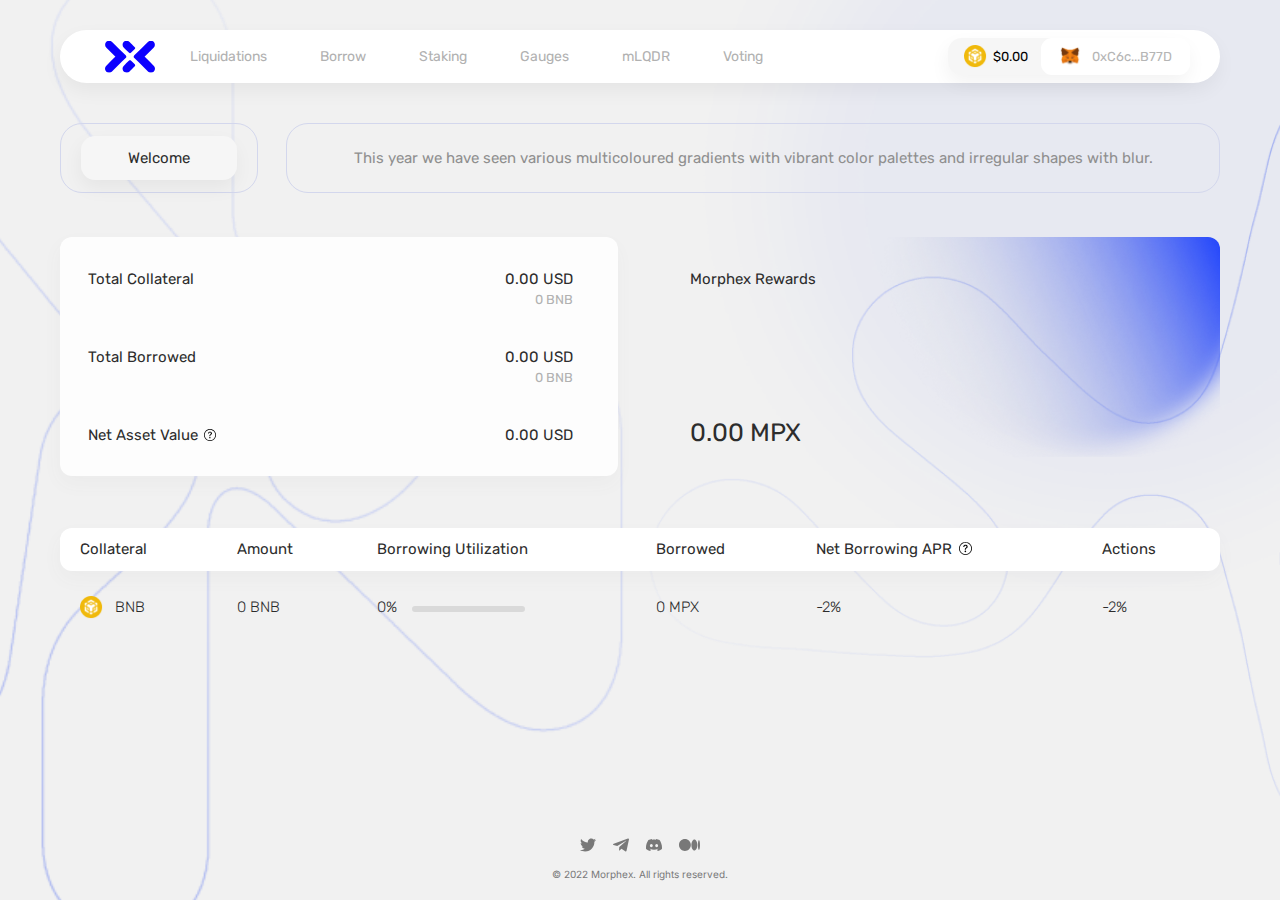
<file: morphex/home.html>
<!DOCTYPE html>
<html lang="en">

<head>
  <meta charset="UTF-8" />
  <meta http-equiv="X-UA-Compatible" content="IE=edge" />
  <meta name="viewport" content="width=device-width, initial-scale=1.0" />
  <link rel="preconnect" href="https://fonts.googleapis.com">
  <link rel="preconnect" href="https://fonts.gstatic.com" crossorigin>
  <link href="https://fonts.googleapis.com/css2?family=Inter&family=Rubik:wght@300;400;500;600&display=swap"
    rel="stylesheet">
  <link rel="stylesheet" href="css/main.css" />
  <link rel="stylesheet" href="css/animate.css">
  <title>Home</title>
</head>

<body>
  <!-- header start
    =========================================== -->
  <header class="header" id="header">
    <div class="auto__container">
      <div class="header__inner">
        <a href="home.html" class="header__inner-logo">
          <img src="./images/logo.svg" alt="">
        </a>
        <nav class="nav" id="menu">
          <div class="nav__inner">
            <div class="nav__inner-links">
              <a href="home.html" class="active">
                Home
              </a>
              <a href="liquidations.html">
                Liquidations
              </a>
              <a href="borrow.html">
                Borrow
              </a>
              <a href="staking.html">
                Staking
              </a>
              <a href="gauges.html">
                Gauges
              </a>
              <a href="mlqdr.html">
                mLQDR
              </a>
              <a href="#">
                Voting
              </a>
            </div>
            <div class="nav__inner-social">
              <a href="#">
                <svg>
                  <use xlink:href="#twitter"></use>
                </svg>
              </a>
              <a href="#">
                <svg>
                  <use xlink:href="#telegram"></use>
                </svg>
              </a>
              <a href="#">
                <svg>
                  <use xlink:href="#discord"></use>
                </svg>
              </a>
              <a href="#">
                <svg>
                  <use xlink:href="#medium"></use>
                </svg>
              </a>
            </div>
          </div>
        </nav>
        <div class="header__inner-user">
          <div class="header__inner-user-icon">
            <img src="./images/icons/main-icon.png" alt="">
          </div>
          <p>
            $0.00
          </p>
          <a href="#" class="button user" id="popupBtn">
            <span>
              <img src="./images/icons/avatar.svg" alt="">
            </span>
            <p>
              0xC6c...B77D
            </p>
          </a>
        </div>
        <div class="popup" id="popUp">
          <h4>
            Wallet
          </h4>
          <div class="input">
            <input type="text" placeholder="0xC6c...B77D">
            <button class="input__button">
              <img src="./images/icons/copy.svg" alt="">
            </button>
            <button class="input__button">
              <img src="./images/icons/share.svg" alt="">
            </button>
          </div>
          <div class="popup__row">
            <h5>
              <span>
                <img src="./images/icons/icon-logo.svg" alt="">
              </span>
              MRX
            </h5>
            <p>
              0
            </p>
          </div>
          <a href="#" class="button">
            Disconnect
          </a>
        </div>
        <div class="burger" id="menuBtn">
          <span></span>
        </div>
      </div>
    </div>
  </header>
  <!-- header end
    =========================================== -->
  <main class="main">
    <!-- info start
    =========================================== -->
    <section class="info">
      <div class="auto__container">
        <div class="info__inner">
          <div class="info__inner-head">
            <div class="info__inner-head-item">
              <a href="#" class="button uniq">
                Welcome
              </a>
            </div>
            <div class="info__inner-head-item">
              <p class="big">
                This year we have seen various multicoloured gradients with vibrant color palettes and irregular shapes
                with blur.
              </p>
            </div>
          </div>
          <div class="info__inner-row">
            <div class="info__inner-col">
              <div class="infoItem">
                <h4>
                  Total Collateral
                </h4>
                <div class="infoItem__price">
                  <h4>
                    0.00 USD
                  </h4>
                  <p>
                    0 BNB
                  </p>
                </div>
              </div>
              <div class="infoItem">
                <h4>
                  Total Borrowed
                </h4>
                <div class="infoItem__price">
                  <h4>
                    0.00 USD
                  </h4>
                  <p>
                    0 BNB
                  </p>
                </div>
              </div>
              <div class="infoItem">
                <h4>
                  Net Asset Value
                  <span>
                    <img src="./images/icons/question-circle.svg" alt="">
                  </span>
                </h4>
                <div class="infoItem__price">
                  <h4>
                    0.00 USD
                  </h4>
                </div>
              </div>
            </div>
            <div class="info__inner-col">
              <h4>
                Morphex Rewards
              </h4>
              <h2>
                <span>
                  <img src="./images/icons/icon-logo.svg" alt="">
                </span>
                0.00 MPX
              </h2>
              <div class="info__inner-col-bg">
                <img src="./images/blue-shape.png" alt="">
              </div>
            </div>
          </div>
          <div class="info__inner-list">
            <table class="sm">
              <thead>
                <th>
                  Collateral
                </th>
                <th>
                  Amount
                </th>
                <th>
                  Borrowing Utilization
                </th>
                <th>
                  Borrowed
                </th>
                <th>
                  Net Borrowing APR <svg>
                    <use xlink:href="#question"></use>
                  </svg>
                </th>
                <th>
                  Actions
                </th>
              </thead>
              <tbody>
                <td>
                  <p>
                    Collateral
                  </p>
                  <h5>
                    <span>
                      <img src="images/icons/main-icon.png" alt="">
                    </span>
                    BNB
                  </h5>
                </td>
                <td>
                  <p>
                    Amount
                  </p>
                  0 BNB
                </td>
                <td>
                  <p>
                    Borrowing Utilization
                  </p>
                  0% <span class="bar"></span>
                </td>
                <td>
                  <p>
                    Borrowed
                  </p>
                  0 MPX
                </td>
                <td>
                  <p>
                    Net Borrowing APR
                   
                  </p>
                  -2%
                </td>
                <td>
                  <p>
                    Actions
                  </p>
                  -2%
                </td>
              </tbody>
            </table>
          </div>
        </div>
      </div>
    </section>
    <!-- info end
      =========================================== -->
    <!-- footer start
    =========================================== -->
    <footer class="footer">
      <div class="auto__container">
        <div class="footer__inner">
          <div class="footer__inner-social">
            <a href="#">
              <svg>
                <use xlink:href="#twitter"></use>
              </svg>
            </a>
            <a href="#">
              <svg>
                <use xlink:href="#telegram"></use>
              </svg>
            </a>
            <a href="#">
              <svg>
                <use xlink:href="#discord"></use>
              </svg>
            </a>
            <a href="#">
              <svg>
                <use xlink:href="#medium"></use>
              </svg>
            </a>
          </div>
          <p class="sm">
            © 2022 Morphex. All rights reserved.
          </p>
        </div>
      </div>
    </footer>
    <!-- footer end
    =========================================== -->
    <div class="popup__outer" id="popupOuter"></div>
    <div class="main__bg home">
      <div class="main__bg-image">
        <img src="./images/icons/main-bg1.png" alt="">
      </div>
      <div class="main__bg-image right">
        <img src="./images/icons/main-bg-2.png" alt="">
      </div>
      <div class="main__bg-circle ">
        <img src="./images/blue-circle.png" alt="">
      </div>
    </div>
  </main>
  <!-- Sprites
    =========================================== -->
  <svg style="display: none">
    <symbol id="discord" viewBox="0 0 16 14">
      <g>
        <path
          d="M13.545 1.90696C12.5075 1.43083 11.4127 1.091 10.288 0.895958C10.2778 0.894242 10.2673 0.895724 10.258 0.900201C10.2487 0.904678 10.241 0.911929 10.236 0.920958C10.095 1.17096 9.93899 1.49796 9.82999 1.75396C8.61759 1.56997 7.38438 1.56997 6.17199 1.75396C6.0504 1.46878 5.91285 1.19067 5.75999 0.920958C5.75486 0.912028 5.74714 0.90486 5.73786 0.900398C5.72858 0.895936 5.71816 0.894388 5.70799 0.895958C4.58299 1.08996 3.48799 1.42996 2.45099 1.90696C2.44211 1.91034 2.43469 1.91671 2.42999 1.92496C0.355986 5.02396 -0.213014 8.04696 0.0659858 11.032C0.0669858 11.046 0.0759858 11.06 0.0869858 11.069C1.29471 11.9636 2.64558 12.6466 4.08199 13.089C4.09213 13.0922 4.10302 13.092 4.1131 13.0886C4.12317 13.0852 4.13189 13.0787 4.13799 13.07C4.44599 12.65 4.71999 12.207 4.95599 11.741C4.9609 11.7314 4.96259 11.7204 4.96079 11.7098C4.95898 11.6992 4.95379 11.6894 4.94599 11.682C4.94082 11.6771 4.93469 11.6733 4.92799 11.671C4.49715 11.5054 4.07988 11.3064 3.67999 11.076C3.66882 11.0696 3.66051 11.0592 3.65679 11.047C3.65306 11.0347 3.65421 11.0214 3.65999 11.01C3.66339 11.0025 3.66853 10.996 3.67499 10.991C3.75899 10.928 3.84299 10.862 3.92299 10.796C3.93005 10.7903 3.93853 10.7866 3.94752 10.7854C3.9565 10.7842 3.96565 10.7854 3.97399 10.789C6.59299 11.985 9.42799 11.985 12.015 10.789C12.0236 10.7852 12.0331 10.7839 12.0425 10.7851C12.0518 10.7864 12.0606 10.7901 12.068 10.796C12.148 10.862 12.232 10.928 12.316 10.991C12.3228 10.9959 12.3283 11.0025 12.3319 11.0101C12.3355 11.0177 12.3372 11.0261 12.3368 11.0345C12.3364 11.043 12.334 11.0511 12.3296 11.0584C12.3253 11.0656 12.3192 11.0716 12.312 11.076C11.913 11.3086 11.4952 11.5072 11.063 11.67C11.0561 11.6725 11.0498 11.6764 11.0446 11.6816C11.0395 11.6868 11.0355 11.6931 11.033 11.7C11.0307 11.7066 11.0297 11.7137 11.0303 11.7208C11.0308 11.7278 11.0327 11.7347 11.036 11.741C11.276 12.206 11.551 12.65 11.853 13.07C11.8591 13.0787 11.8678 13.0852 11.8779 13.0886C11.8879 13.092 11.8988 13.0922 11.909 13.089C13.3478 12.648 14.7009 11.9649 15.91 11.069C15.916 11.0648 15.9211 11.0593 15.9247 11.0529C15.9283 11.0465 15.9305 11.0393 15.931 11.032C16.265 7.58096 15.372 4.58296 13.565 1.92596C13.5632 1.92157 13.5604 1.91761 13.557 1.91434C13.5536 1.91107 13.5495 1.90855 13.545 1.90696ZM5.34699 9.21396C4.55799 9.21396 3.90899 8.48996 3.90899 7.60196C3.90899 6.71296 4.54599 5.98896 5.34699 5.98896C6.15399 5.98896 6.79699 6.71896 6.78499 7.60196C6.78499 8.48996 6.14799 9.21396 5.34699 9.21396ZM10.663 9.21396C9.87499 9.21396 9.22499 8.48996 9.22499 7.60196C9.22499 6.71296 9.86199 5.98896 10.663 5.98896C11.47 5.98896 12.114 6.71896 12.101 7.60196C12.101 8.48996 11.47 9.21396 10.663 9.21396Z" />
      </g>
    </symbol>
    <symbol id="medium" viewBox="0 0 21 13">
      <g>
        <path
          d="M11.8453 6.50001C11.8453 9.76157 9.19406 12.4063 5.922 12.4063C5.14535 12.4073 4.37609 12.2553 3.65816 11.9591C2.94023 11.6628 2.28768 11.2281 1.73777 10.6796C1.18787 10.1312 0.751366 9.47978 0.453198 8.76265C0.15503 8.04551 0.00103347 7.27666 0 6.50001C0 3.23713 2.65125 0.593757 5.922 0.593757C6.69876 0.59255 7.46816 0.744371 8.18624 1.04055C8.90432 1.33673 9.55703 1.77147 10.1071 2.31993C10.6571 2.86839 11.0937 3.51984 11.392 4.23706C11.6902 4.95429 11.8443 5.72324 11.8453 6.50001ZM18.3422 6.50001C18.3422 9.57126 17.0166 12.0598 15.3812 12.0598C13.7458 12.0598 12.4202 9.56994 12.4202 6.50001C12.4202 3.42876 13.7458 0.940257 15.3812 0.940257C17.0166 0.940257 18.3422 3.43007 18.3422 6.50001ZM21 6.50001C21 9.25101 20.5341 11.4809 19.9579 11.4809C19.383 11.4809 18.9171 9.24969 18.9171 6.50001C18.9171 3.74901 19.383 1.51907 19.9592 1.51907C20.5341 1.51907 21 3.74901 21 6.50001Z" />
      </g>
    </symbol>
    <symbol id="telegram" viewBox="0 0 17 14">
      <g>
        <path
          d="M16.9501 1.26916L14.3849 13.0996C14.1913 13.9346 13.6867 14.1424 12.9695 13.749L9.06099 10.9324L7.17505 12.7063C6.96634 12.9104 6.79179 13.0811 6.38956 13.0811L6.67036 9.1883L13.9143 2.78694C14.2293 2.51233 13.846 2.36018 13.4248 2.63479L4.46947 8.14924L0.614112 6.96916C-0.224504 6.71311 -0.239682 6.14904 0.788666 5.75569L15.8686 0.0742409C16.5668 -0.181814 17.1777 0.226389 16.9501 1.26916Z" />
      </g>
    </symbol>
    <symbol id="twitter" viewBox="0 0 16 13">
      <g>
        <path
          d="M5.026 13C11.064 13 14.367 7.99696 14.367 3.66596C14.367 3.52596 14.367 3.38396 14.361 3.24396C15.0041 2.77845 15.5591 2.20211 16 1.54196C15.3993 1.80681 14.7628 1.98137 14.111 2.05996C14.7975 1.6496 15.3117 1.00393 15.558 0.242961C14.913 0.625085 14.207 0.893334 13.471 1.03596C12.9762 0.508984 12.3214 0.159878 11.6081 0.0427182C10.8948 -0.074442 10.1627 0.0468822 9.52534 0.387898C8.88796 0.728914 8.38081 1.27059 8.08245 1.92902C7.78409 2.58745 7.71118 3.32589 7.875 4.02996C6.56974 3.96451 5.29282 3.62543 4.12704 3.0347C2.96127 2.44398 1.93268 1.6148 1.108 0.600961C0.68934 1.32404 0.561574 2.17936 0.750646 2.99323C0.939718 3.80709 1.43145 4.51849 2.126 4.98296C1.60554 4.96528 1.09652 4.82552 0.64 4.57496V4.61996C0.640897 5.37744 0.903307 6.11138 1.38287 6.69772C1.86244 7.28406 2.52975 7.68683 3.272 7.83796C2.99026 7.91558 2.69923 7.95427 2.407 7.95296C2.20098 7.95359 1.99538 7.9345 1.793 7.89596C2.00279 8.54802 2.41127 9.11813 2.96125 9.52644C3.51122 9.93475 4.17513 10.1608 4.86 10.173C3.69656 11.0868 2.2594 11.5824 0.78 11.58C0.519321 11.5811 0.258823 11.566 0 11.535C1.50151 12.4922 3.2453 13.0005 5.026 13Z" />
      </g>
    </symbol>
    <symbol id="question" viewBox="0 0 12 12">
      <g>
        <path
          d="M6 11.25C4.60761 11.25 3.27226 10.6969 2.28769 9.71231C1.30312 8.72774 0.75 7.39239 0.75 6C0.75 4.60761 1.30312 3.27226 2.28769 2.28769C3.27226 1.30312 4.60761 0.75 6 0.75C7.39239 0.75 8.72774 1.30312 9.71231 2.28769C10.6969 3.27226 11.25 4.60761 11.25 6C11.25 7.39239 10.6969 8.72774 9.71231 9.71231C8.72774 10.6969 7.39239 11.25 6 11.25ZM6 12C7.5913 12 9.11742 11.3679 10.2426 10.2426C11.3679 9.11742 12 7.5913 12 6C12 4.4087 11.3679 2.88258 10.2426 1.75736C9.11742 0.632141 7.5913 0 6 0C4.4087 0 2.88258 0.632141 1.75736 1.75736C0.632141 2.88258 0 4.4087 0 6C0 7.5913 0.632141 9.11742 1.75736 10.2426C2.88258 11.3679 4.4087 12 6 12Z" />
        <path
          d="M3.94125 4.3395C3.94023 4.36372 3.94416 4.3879 3.95283 4.41054C3.96149 4.43318 3.97469 4.45381 3.99162 4.47116C4.00855 4.48851 4.02885 4.50222 4.05127 4.51143C4.07369 4.52065 4.09776 4.52518 4.122 4.52475H4.74075C4.84425 4.52475 4.92675 4.44 4.94025 4.33725C5.00775 3.84525 5.34525 3.48675 5.94675 3.48675C6.46125 3.48675 6.93225 3.744 6.93225 4.36275C6.93225 4.839 6.65175 5.058 6.2085 5.391C5.70375 5.75775 5.304 6.186 5.3325 6.88125L5.33475 7.044C5.33554 7.09321 5.35564 7.14013 5.39072 7.17465C5.4258 7.20916 5.47304 7.22851 5.52225 7.2285H6.1305C6.18023 7.2285 6.22792 7.20875 6.26309 7.17358C6.29825 7.13842 6.318 7.09073 6.318 7.041V6.96225C6.318 6.42375 6.52275 6.267 7.0755 5.84775C7.53225 5.5005 8.0085 5.115 8.0085 4.30575C8.0085 3.1725 7.0515 2.625 6.00375 2.625C5.0535 2.625 4.0125 3.0675 3.94125 4.3395ZM5.109 8.66175C5.109 9.0615 5.42775 9.357 5.8665 9.357C6.32325 9.357 6.6375 9.0615 6.6375 8.66175C6.6375 8.24775 6.3225 7.95675 5.86575 7.95675C5.42775 7.95675 5.109 8.24775 5.109 8.66175Z" />
      </g>
    </symbol>
  </svg>
  <!-- js
    =========================================== -->
  <script src="./js/jquery.js"></script>
  <script src="./js/main.js"></script>
</body>

</html>
</file>
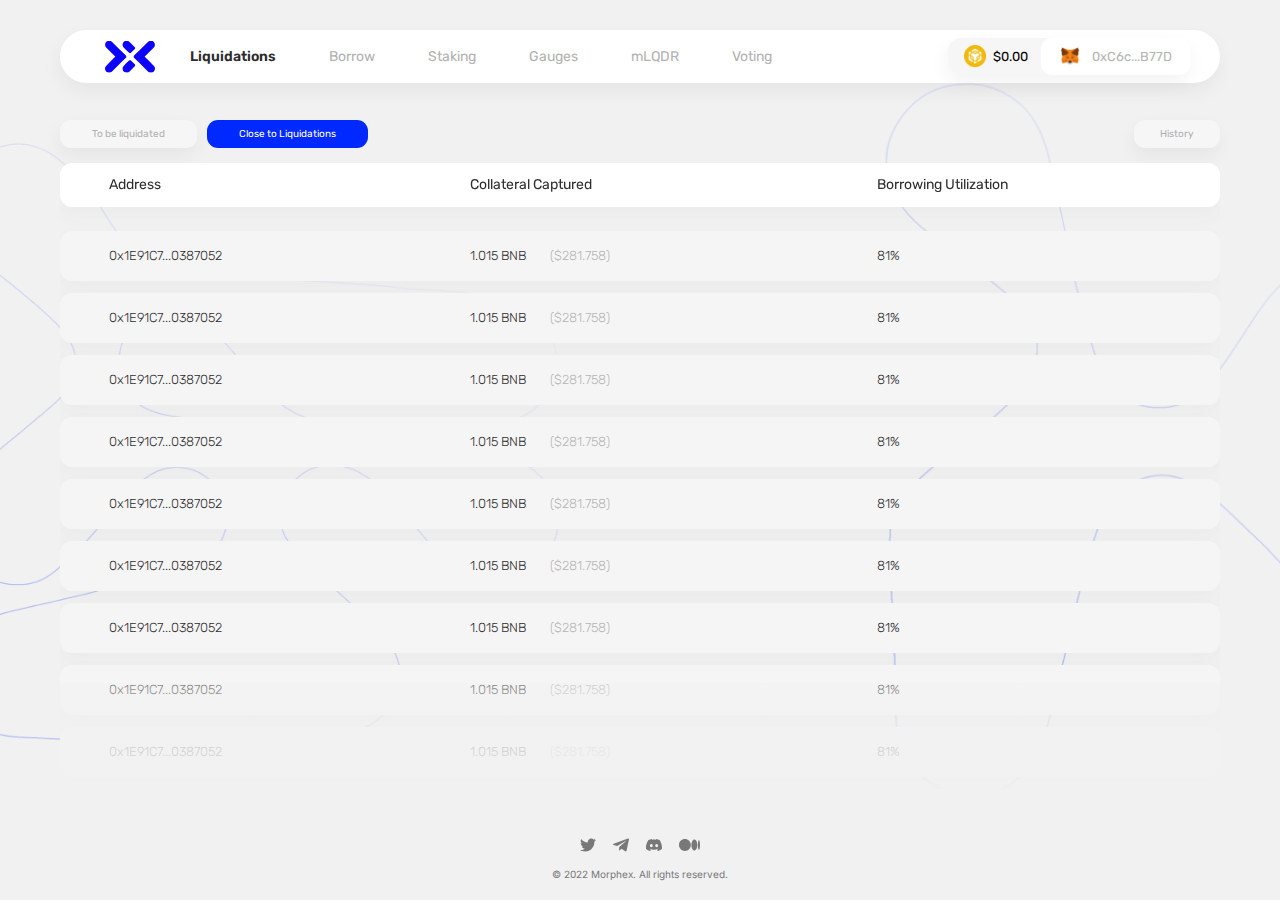
<file: morphex/liquidations.html>
<!DOCTYPE html>
<html lang="en">

<head>
  <meta charset="UTF-8" />
  <meta http-equiv="X-UA-Compatible" content="IE=edge" />
  <meta name="viewport" content="width=device-width, initial-scale=1.0" />
  <link rel="preconnect" href="https://fonts.googleapis.com">
  <link rel="preconnect" href="https://fonts.gstatic.com" crossorigin>
  <link href="https://fonts.googleapis.com/css2?family=Inter&family=Rubik:wght@300;400;500;600&display=swap"
    rel="stylesheet">
  <link rel="stylesheet" href="css/main.css" />
  <link rel="stylesheet" href="css/animate.css">
  <title>Liquidations</title>
</head>

<body>
  <!-- header start
    =========================================== -->
  <header class="header" id="header">
    <div class="auto__container">
      <div class="header__inner">
        <a href="home.html" class="header__inner-logo">
          <img src="./images/logo.svg" alt="">
        </a>
        <nav class="nav" id="menu">
          <div class="nav__inner">
            <div class="nav__inner-links">
              <a href="home.html">
                Home
              </a>
              <a href="liquidations.html" class="active">
                Liquidations
              </a>
              <a href="borrow.html">
                Borrow
              </a>
              <a href="staking.html">
                Staking
              </a>
              <a href="gauges.html">
                Gauges
              </a>
              <a href="mlqdr.html">
                mLQDR
              </a>
              <a href="#">
                Voting
              </a>
            </div>
            <div class="nav__inner-social">
              <a href="#">
                <svg>
                  <use xlink:href="#twitter"></use>
                </svg>
              </a>
              <a href="#">
                <svg>
                  <use xlink:href="#telegram"></use>
                </svg>
              </a>
              <a href="#">
                <svg>
                  <use xlink:href="#discord"></use>
                </svg>
              </a>
              <a href="#">
                <svg>
                  <use xlink:href="#medium"></use>
                </svg>
              </a>
            </div>
          </div>
        </nav>
        <div class="header__inner-user">
          <div class="header__inner-user-icon">
            <img src="./images/icons/main-icon.png" alt="">
          </div>
          <p>
            $0.00
          </p>
          <a href="#" class="button user" id="popupBtn">
            <span>
              <img src="./images/icons/avatar.svg" alt="">
            </span>
            <p>
              0xC6c...B77D
            </p>
          </a>
        </div>
        <div class="popup" id="popUp">
          <h4>
            Wallet
          </h4>
          <div class="input">
            <input type="text" placeholder="0xC6c...B77D">
            <button class="input__button">
              <img src="./images/icons/copy.svg" alt="">
            </button>
            <button class="input__button">
              <img src="./images/icons/share.svg" alt="">
            </button>
          </div>
          <div class="popup__row">
            <h5>
              <span>
                <img src="./images/icons/icon-logo.svg" alt="">
              </span>
              MRX
            </h5>
            <p>
              $0.00
            </p>
          </div>
          <a href="#" class="button">
            Disconnect
          </a>
        </div>
        <div class="burger" id="menuBtn">
          <span></span>
        </div>
      </div>
    </div>
  </header>
  <!-- header end
    =========================================== -->
  <main class="main sm">
    <!-- list start
    =========================================== -->
    <section class="list">
      <div class="auto__container">
        <div class="list__inner">
          <div class="list__inner-buttons">
            <div class="list__inner-buttons-wrapper">
              <a class="button uniq" href="#">To be liquidated
              </a>
              <a class="button" href="#">Close to Liquidations</a>
            </div>
            <a class="button uniq sm" href="#">History</a>
          </div>
          <div class="list__inner-main-wrapper">
            <div class="list__inner-main sm">
              <table class="long">
                <thead class="top">
                  <th>
                    Address
                  </th>
                  <th>
                    Collateral Captured
                  </th>
                  <th>
                    Borrowing Utilization
                  </th>
                </thead>
                <thead class="space">
                  <th></th>
                </thead>
                <tbody>
                  <tr>
                    <td class="head">
                      <p>
                        Address
                      </p>
                      0x1E91C7...0387052
                    </td>
                    <td>
                      <p>
                        Collateral Captured
                      </p>
                      <span>
                        1.015 BNB
                        <small>($281.758)</small>
                      </span>
                    </td>
                    <td>
                      <p>
                        Borrowing Utilization
                      </p>
                      81%
                    </td>
                  </tr>
                  <tr>
                    <td class="head">
                      <p>
                        Address
                      </p>
                      0x1E91C7...0387052
                    </td>
                    <td>
                      <p>
                        Collateral Captured
                      </p>
                      <span>
                        1.015 BNB
                        <small>($281.758)</small>
                      </span>
                    </td>
                    <td>
                      <p>
                        Borrowing Utilization
                      </p>
                      81%
                    </td>
                  </tr>
                  <tr>
                    <td class="head">
                      <p>
                        Address
                      </p>
                      0x1E91C7...0387052
                    </td>
                    <td>
                      <p>
                        Collateral Captured
                      </p>
                      <span>
                        1.015 BNB
                        <small>($281.758)</small>
                      </span>
                    </td>
                    <td>
                      <p>
                        Borrowing Utilization
                      </p>
                      81%
                    </td>
                  </tr>
                  <tr>
                    <td class="head">
                      <p>
                        Address
                      </p>
                      0x1E91C7...0387052
                    </td>
                    <td>
                      <p>
                        Collateral Captured
                      </p>
                      <span>
                        1.015 BNB
                        <small>($281.758)</small>
                      </span>
                    </td>
                    <td>
                      <p>
                        Borrowing Utilization
                      </p>
                      81%
                    </td>
                  </tr>
                  <tr>
                    <td class="head">
                      <p>
                        Address
                      </p>
                      0x1E91C7...0387052
                    </td>
                    <td>
                      <p>
                        Collateral Captured
                      </p>
                      <span>
                        1.015 BNB
                        <small>($281.758)</small>
                      </span>
                    </td>
                    <td>
                      <p>
                        Borrowing Utilization
                      </p>
                      81%
                    </td>
                  </tr>
                  <tr>
                    <td class="head">
                      <p>
                        Address
                      </p>
                      0x1E91C7...0387052
                    </td>
                    <td>
                      <p>
                        Collateral Captured
                      </p>
                      <span>
                        1.015 BNB
                        <small>($281.758)</small>
                      </span>
                    </td>
                    <td>
                      <p>
                        Borrowing Utilization
                      </p>
                      81%
                    </td>
                  </tr>
                  <tr>
                    <td class="head">
                      <p>
                        Address
                      </p>
                      0x1E91C7...0387052
                    </td>
                    <td>
                      <p>
                        Collateral Captured
                      </p>
                      <span>
                        1.015 BNB
                        <small>($281.758)</small>
                      </span>
                    </td>
                    <td>
                      <p>
                        Borrowing Utilization
                      </p>
                      81%
                    </td>
                  </tr>
                  <tr>
                    <td class="head">
                      <p>
                        Address
                      </p>
                      0x1E91C7...0387052
                    </td>
                    <td>
                      <p>
                        Collateral Captured
                      </p>
                      <span>
                        1.015 BNB
                        <small>($281.758)</small>
                      </span>
                    </td>
                    <td>
                      <p>
                        Borrowing Utilization
                      </p>
                      81%
                    </td>
                  </tr>
                  <tr>
                    <td class="head">
                      <p>
                        Address
                      </p>
                      0x1E91C7...0387052
                    </td>
                    <td>
                      <p>
                        Collateral Captured
                      </p>
                      <span>
                        1.015 BNB
                        <small>($281.758)</small>
                      </span>
                    </td>
                    <td>
                      <p>
                        Borrowing Utilization
                      </p>
                      81%
                    </td>
                  </tr>
                  <tr>
                    <td class="head">
                      <p>
                        Address
                      </p>
                      0x1E91C7...0387052
                    </td>
                    <td>
                      <p>
                        Collateral Captured
                      </p>
                      <span>
                        1.015 BNB
                        <small>($281.758)</small>
                      </span>
                    </td>
                    <td>
                      <p>
                        Borrowing Utilization
                      </p>
                      81%
                    </td>
                  </tr>
                  <tr>
                    <td class="head">
                      <p>
                        Address
                      </p>
                      0x1E91C7...0387052
                    </td>
                    <td>
                      <p>
                        Collateral Captured
                      </p>
                      <span>
                        1.015 BNB
                        <small>($281.758)</small>
                      </span>
                    </td>
                    <td>
                      <p>
                        Borrowing Utilization
                      </p>
                      81%
                    </td>
                  </tr>
                  <tr>
                    <td class="head">
                      <p>
                        Address
                      </p>
                      0x1E91C7...0387052
                    </td>
                    <td>
                      <p>
                        Collateral Captured
                      </p>
                      <span>
                        1.015 BNB
                        <small>($281.758)</small>
                      </span>
                    </td>
                    <td>
                      <p>
                        Borrowing Utilization
                      </p>
                      81%
                    </td>
                  </tr>
                  <tr>
                    <td class="head">
                      <p>
                        Address
                      </p>
                      0x1E91C7...0387052
                    </td>
                    <td>
                      <p>
                        Collateral Captured
                      </p>
                      <span>
                        1.015 BNB
                        <small>($281.758)</small>
                      </span>
                    </td>
                    <td>
                      <p>
                        Borrowing Utilization
                      </p>
                      81%
                    </td>
                  </tr>
                  <tr>
                    <td class="head">
                      <p>
                        Address
                      </p>
                      0x1E91C7...0387052
                    </td>
                    <td>
                      <p>
                        Collateral Captured
                      </p>
                      <span>
                        1.015 BNB
                        <small>($281.758)</small>
                      </span>
                    </td>
                    <td>
                      <p>
                        Borrowing Utilization
                      </p>
                      81%
                    </td>
                  </tr>
                  <tr>
                    <td class="head">
                      <p>
                        Address
                      </p>
                      0x1E91C7...0387052
                    </td>
                    <td>
                      <p>
                        Collateral Captured
                      </p>
                      <span>
                        1.015 BNB
                        <small>($281.758)</small>
                      </span>
                    </td>
                    <td>
                      <p>
                        Borrowing Utilization
                      </p>
                      81%
                    </td>
                  </tr>
                </tbody>
              </table>
            </div>
          </div>

        </div>
      </div>
    </section>
    <!-- list end
    =========================================== -->
    <!-- footer start
    =========================================== -->
    <footer class="footer">
      <div class="auto__container">
        <div class="footer__inner">
          <div class="footer__inner-social">
            <a href="#">
              <svg>
                <use xlink:href="#twitter"></use>
              </svg>
            </a>
            <a href="#">
              <svg>
                <use xlink:href="#telegram"></use>
              </svg>
            </a>
            <a href="#">
              <svg>
                <use xlink:href="#discord"></use>
              </svg>
            </a>
            <a href="#">
              <svg>
                <use xlink:href="#medium"></use>
              </svg>
            </a>
          </div>
          <p class="sm">
            © 2022 Morphex. All rights reserved.
          </p>
        </div>
      </div>
    </footer>
    <!-- footer end
    =========================================== -->
    <div class="popup__outer" id="popupOuter"></div>
    <div class="main__bg liquidations">
      <div class="main__bg-image">
        <img src="./images/icons/main-bg4.png" alt="">
      </div>
      <div class="main__bg-image right">
        <img src="./images/icons/main-bg-2.png" alt="">
      </div>
    </div>
  </main>
  <!-- Sprites
    =========================================== -->
  <svg style="display: none">
    <symbol id="discord" viewBox="0 0 16 14">
      <g>
        <path
          d="M13.545 1.90696C12.5075 1.43083 11.4127 1.091 10.288 0.895958C10.2778 0.894242 10.2673 0.895724 10.258 0.900201C10.2487 0.904678 10.241 0.911929 10.236 0.920958C10.095 1.17096 9.93899 1.49796 9.82999 1.75396C8.61759 1.56997 7.38438 1.56997 6.17199 1.75396C6.0504 1.46878 5.91285 1.19067 5.75999 0.920958C5.75486 0.912028 5.74714 0.90486 5.73786 0.900398C5.72858 0.895936 5.71816 0.894388 5.70799 0.895958C4.58299 1.08996 3.48799 1.42996 2.45099 1.90696C2.44211 1.91034 2.43469 1.91671 2.42999 1.92496C0.355986 5.02396 -0.213014 8.04696 0.0659858 11.032C0.0669858 11.046 0.0759858 11.06 0.0869858 11.069C1.29471 11.9636 2.64558 12.6466 4.08199 13.089C4.09213 13.0922 4.10302 13.092 4.1131 13.0886C4.12317 13.0852 4.13189 13.0787 4.13799 13.07C4.44599 12.65 4.71999 12.207 4.95599 11.741C4.9609 11.7314 4.96259 11.7204 4.96079 11.7098C4.95898 11.6992 4.95379 11.6894 4.94599 11.682C4.94082 11.6771 4.93469 11.6733 4.92799 11.671C4.49715 11.5054 4.07988 11.3064 3.67999 11.076C3.66882 11.0696 3.66051 11.0592 3.65679 11.047C3.65306 11.0347 3.65421 11.0214 3.65999 11.01C3.66339 11.0025 3.66853 10.996 3.67499 10.991C3.75899 10.928 3.84299 10.862 3.92299 10.796C3.93005 10.7903 3.93853 10.7866 3.94752 10.7854C3.9565 10.7842 3.96565 10.7854 3.97399 10.789C6.59299 11.985 9.42799 11.985 12.015 10.789C12.0236 10.7852 12.0331 10.7839 12.0425 10.7851C12.0518 10.7864 12.0606 10.7901 12.068 10.796C12.148 10.862 12.232 10.928 12.316 10.991C12.3228 10.9959 12.3283 11.0025 12.3319 11.0101C12.3355 11.0177 12.3372 11.0261 12.3368 11.0345C12.3364 11.043 12.334 11.0511 12.3296 11.0584C12.3253 11.0656 12.3192 11.0716 12.312 11.076C11.913 11.3086 11.4952 11.5072 11.063 11.67C11.0561 11.6725 11.0498 11.6764 11.0446 11.6816C11.0395 11.6868 11.0355 11.6931 11.033 11.7C11.0307 11.7066 11.0297 11.7137 11.0303 11.7208C11.0308 11.7278 11.0327 11.7347 11.036 11.741C11.276 12.206 11.551 12.65 11.853 13.07C11.8591 13.0787 11.8678 13.0852 11.8779 13.0886C11.8879 13.092 11.8988 13.0922 11.909 13.089C13.3478 12.648 14.7009 11.9649 15.91 11.069C15.916 11.0648 15.9211 11.0593 15.9247 11.0529C15.9283 11.0465 15.9305 11.0393 15.931 11.032C16.265 7.58096 15.372 4.58296 13.565 1.92596C13.5632 1.92157 13.5604 1.91761 13.557 1.91434C13.5536 1.91107 13.5495 1.90855 13.545 1.90696ZM5.34699 9.21396C4.55799 9.21396 3.90899 8.48996 3.90899 7.60196C3.90899 6.71296 4.54599 5.98896 5.34699 5.98896C6.15399 5.98896 6.79699 6.71896 6.78499 7.60196C6.78499 8.48996 6.14799 9.21396 5.34699 9.21396ZM10.663 9.21396C9.87499 9.21396 9.22499 8.48996 9.22499 7.60196C9.22499 6.71296 9.86199 5.98896 10.663 5.98896C11.47 5.98896 12.114 6.71896 12.101 7.60196C12.101 8.48996 11.47 9.21396 10.663 9.21396Z" />
      </g>
    </symbol>
    <symbol id="medium" viewBox="0 0 21 13">
      <g>
        <path
          d="M11.8453 6.50001C11.8453 9.76157 9.19406 12.4063 5.922 12.4063C5.14535 12.4073 4.37609 12.2553 3.65816 11.9591C2.94023 11.6628 2.28768 11.2281 1.73777 10.6796C1.18787 10.1312 0.751366 9.47978 0.453198 8.76265C0.15503 8.04551 0.00103347 7.27666 0 6.50001C0 3.23713 2.65125 0.593757 5.922 0.593757C6.69876 0.59255 7.46816 0.744371 8.18624 1.04055C8.90432 1.33673 9.55703 1.77147 10.1071 2.31993C10.6571 2.86839 11.0937 3.51984 11.392 4.23706C11.6902 4.95429 11.8443 5.72324 11.8453 6.50001ZM18.3422 6.50001C18.3422 9.57126 17.0166 12.0598 15.3812 12.0598C13.7458 12.0598 12.4202 9.56994 12.4202 6.50001C12.4202 3.42876 13.7458 0.940257 15.3812 0.940257C17.0166 0.940257 18.3422 3.43007 18.3422 6.50001ZM21 6.50001C21 9.25101 20.5341 11.4809 19.9579 11.4809C19.383 11.4809 18.9171 9.24969 18.9171 6.50001C18.9171 3.74901 19.383 1.51907 19.9592 1.51907C20.5341 1.51907 21 3.74901 21 6.50001Z" />
      </g>
    </symbol>
    <symbol id="telegram" viewBox="0 0 17 14">
      <g>
        <path
          d="M16.9501 1.26916L14.3849 13.0996C14.1913 13.9346 13.6867 14.1424 12.9695 13.749L9.06099 10.9324L7.17505 12.7063C6.96634 12.9104 6.79179 13.0811 6.38956 13.0811L6.67036 9.1883L13.9143 2.78694C14.2293 2.51233 13.846 2.36018 13.4248 2.63479L4.46947 8.14924L0.614112 6.96916C-0.224504 6.71311 -0.239682 6.14904 0.788666 5.75569L15.8686 0.0742409C16.5668 -0.181814 17.1777 0.226389 16.9501 1.26916Z" />
      </g>
    </symbol>
    <symbol id="twitter" viewBox="0 0 16 13">
      <g>
        <path
          d="M5.026 13C11.064 13 14.367 7.99696 14.367 3.66596C14.367 3.52596 14.367 3.38396 14.361 3.24396C15.0041 2.77845 15.5591 2.20211 16 1.54196C15.3993 1.80681 14.7628 1.98137 14.111 2.05996C14.7975 1.6496 15.3117 1.00393 15.558 0.242961C14.913 0.625085 14.207 0.893334 13.471 1.03596C12.9762 0.508984 12.3214 0.159878 11.6081 0.0427182C10.8948 -0.074442 10.1627 0.0468822 9.52534 0.387898C8.88796 0.728914 8.38081 1.27059 8.08245 1.92902C7.78409 2.58745 7.71118 3.32589 7.875 4.02996C6.56974 3.96451 5.29282 3.62543 4.12704 3.0347C2.96127 2.44398 1.93268 1.6148 1.108 0.600961C0.68934 1.32404 0.561574 2.17936 0.750646 2.99323C0.939718 3.80709 1.43145 4.51849 2.126 4.98296C1.60554 4.96528 1.09652 4.82552 0.64 4.57496V4.61996C0.640897 5.37744 0.903307 6.11138 1.38287 6.69772C1.86244 7.28406 2.52975 7.68683 3.272 7.83796C2.99026 7.91558 2.69923 7.95427 2.407 7.95296C2.20098 7.95359 1.99538 7.9345 1.793 7.89596C2.00279 8.54802 2.41127 9.11813 2.96125 9.52644C3.51122 9.93475 4.17513 10.1608 4.86 10.173C3.69656 11.0868 2.2594 11.5824 0.78 11.58C0.519321 11.5811 0.258823 11.566 0 11.535C1.50151 12.4922 3.2453 13.0005 5.026 13Z" />
      </g>
    </symbol>
  </svg>
  <!-- js
    =========================================== -->
  <script src="./js/jquery.js"></script>
  <script src="./js/main.js"></script>
</body>

</html>
</file>
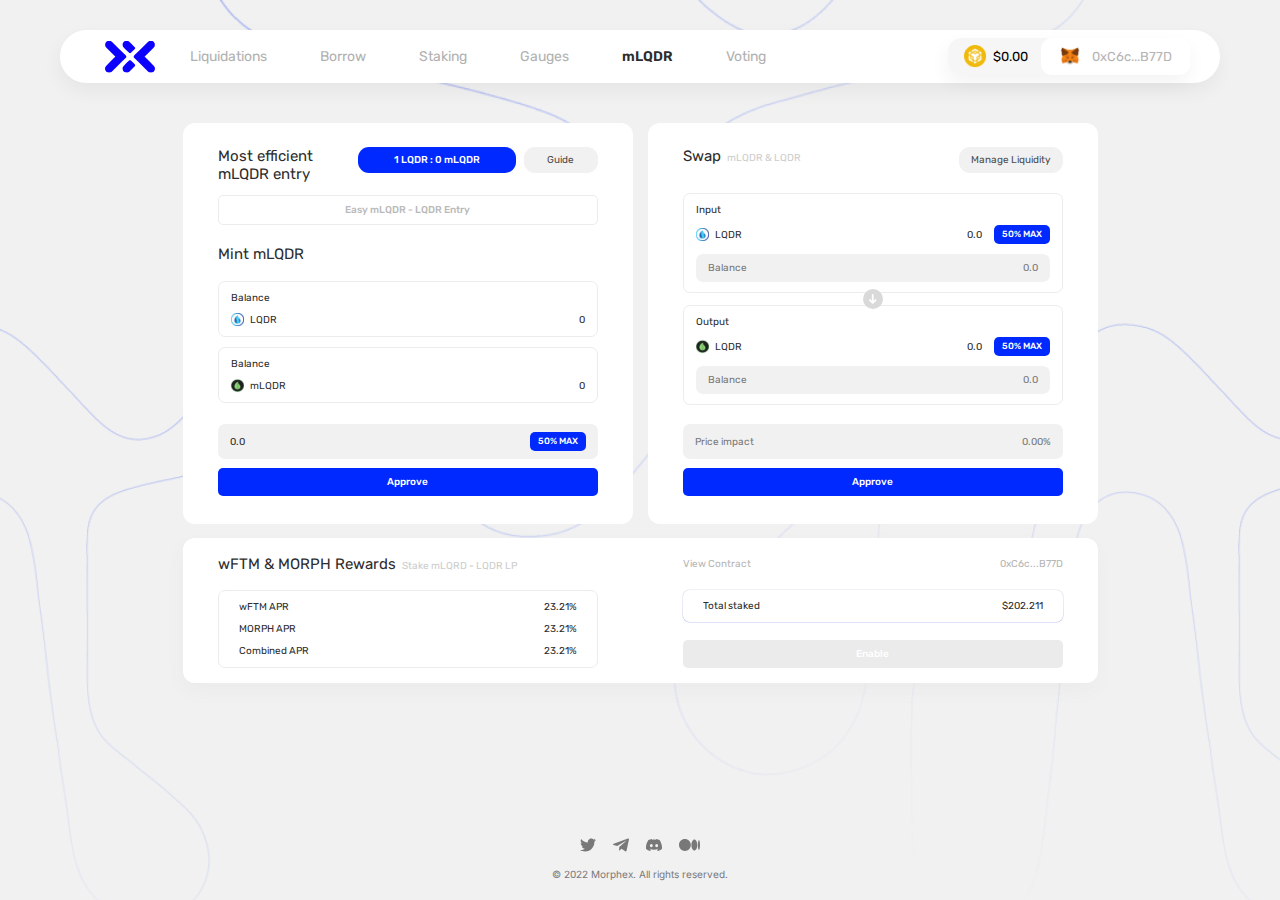
<file: morphex/mlqdr.html>
<!DOCTYPE html>
<html lang="en">
  <head>
    <meta charset="UTF-8" />
    <meta http-equiv="X-UA-Compatible" content="IE=edge" />
    <meta name="viewport" content="width=device-width, initial-scale=1.0" />
    <link rel="preconnect" href="https://fonts.googleapis.com">
    <link rel="preconnect" href="https://fonts.gstatic.com" crossorigin>
    <link href="https://fonts.googleapis.com/css2?family=Inter&family=Rubik:wght@300;400;500;600&display=swap" rel="stylesheet">
    <link rel="stylesheet" href="css/main.css" />
    <link rel="stylesheet" href="css/animate.css">
    <title>mlqdr</title>
  </head>
  <body>
    <!-- header start
    =========================================== -->
    <header class="header" id="header">
        <div class="auto__container">
          <div class="header__inner">
            <a href="home.html" class="header__inner-logo">
              <img src="./images/logo.svg" alt="">
            </a>
            <nav class="nav" id="menu">
              <div class="nav__inner">
                <div class="nav__inner-links">
                  <a href="home.html" >
                    Home
                  </a>
                  <a href="liquidations.html" >
                    Liquidations
                  </a>
                  <a href="borrow.html" >
                    Borrow
                  </a>
                  <a href="staking.html">
                    Staking
                  </a>
                  <a href="gauges.html" >
                    Gauges
                  </a>
                  <a href="mlqdr.html" class="active">
                    mLQDR
                  </a>
                  <a href="#">
                    Voting
                  </a>
                </div>
                <div class="nav__inner-social">
                  <a href="#">
                    <svg>
                      <use xlink:href="#twitter"></use>
                    </svg>
                  </a>
                  <a href="#">
                    <svg>
                      <use xlink:href="#telegram"></use>
                    </svg>
                  </a>
                  <a href="#">
                    <svg>
                      <use xlink:href="#discord"></use>
                    </svg>
                  </a>
                  <a href="#">
                    <svg>
                      <use xlink:href="#medium"></use>
                    </svg>
                  </a>
                </div>
              </div>
            </nav>
            <div class="header__inner-user">
              <div class="header__inner-user-icon">
                <img src="./images/icons/main-icon.png" alt="">
              </div>
              <p>
                $0.00
              </p>
              <a href="#" class="button user" id="popupBtn">
                <span>
                  <img src="./images/icons/avatar.svg" alt="">
                </span>
                <p>
                  0xC6c...B77D
                </p>
              </a>
            </div>
            <div class="popup" id="popUp">
              <h4>
                Wallet
              </h4>
              <div class="input">
                <input type="text" placeholder="0xC6c...B77D">
                <button class="input__button">
                  <img src="./images/icons/copy.svg" alt="">
                </button>
                <button class="input__button">
                  <img src="./images/icons/share.svg" alt="">
                </button>
              </div>
              <div class="popup__row">
                <h5>
                  <span>
                    <img src="./images/icons/icon-logo.svg" alt="">
                  </span>
                  MRX
                </h5>
                <p>
                  $0.00
                </p>
              </div>
              <a href="#" class="button">
                Disconnect
              </a>
            </div>
            <div class="burger" id="menuBtn">
              <span></span>
            </div>
          </div>
        </div>
      </header>
    <!-- header end
    =========================================== -->
    <main class="main">
    <!-- about start
    =========================================== -->
    <section class="about">
        <div class="auto__container">
          <div class="about__inner">
            <div class="about__inner-row">
                <div class="about__inner-col">
                    <div class="about__inner-col-top">
                        <h4>
                            Most efficient <br>
                            mLQDR entry
                        </h4>
                        <div class="about__inner-col-top-buttons">
                            <a href="#" class="button">
                                1 LQDR : 0 mLQDR
                            </a>
                            <a href="#" class="button uniq">
                                Guide
                            </a>
                        </div>
                    </div>
                    <div class="about__inner-col-center">
                      <p class="sm">
                          Easy mLQDR - LQDR Entry
                      </p>
                      <h4>
                          Mint mLQDR
                      </h4>
                      <div class="aboutItem">
                          <p class="sm">
                              Balance
                          </p>
                          <div class="aboutItem__row">
                              <p class="sm">
                                  <span>
                                      <img src="./images/icons/lqdr.svg" alt="">
                                  </span>
                                  LQDR
                              </p>
                              <p class="sm">
                                  0
                              </p>
                          </div>
                      </div>
                      <div class="aboutItem">
                          <p class="sm">
                              Balance
                          </p>
                          <div class="aboutItem__row">
                              <p class="sm">
                                  <span>
                                      <img src="./images/icons/mlqdr.svg" alt="">
                                  </span>
                                  mLQDR
                              </p>
                              <p class="sm">
                                  0
                              </p>
                          </div>
                      </div>
                    </div>
                    <div class="about__inner-col-bottom">
                      <div class="aboutInfo dark">
                        <p class="sm">
                            0.0
                        </p>
                        <a href="#" class="button">
                            50% MAX
                        </a>
                    </div>
                    <a href="#" class="button">
                        Approve
                    </a>
                    </div>
                </div>
                <div class="about__inner-col">
                    <div class="about__inner-col-top big">
                        <h4>
                            Swap
                            <small>
                                mLQDR & LQDR
                            </small>
                        </h4>
                        <a href="#" class="button uniq">
                            Manage Liquidity
                        </a>
                    </div>
                    <div class="about__inner-col-center">
                      <div class="aboutItem sm uniq">
                        <p class="sm">
                            Input
                        </p>
                        <div class="aboutItem__row">
                            <p class="sm">
                                <span>
                                    <img src="./images/icons/lqdr.svg" alt="">
                                </span>
                                LQDR
                            </p>
                            <div class="aboutItem__row-side">
                                <p class="sm">
                                    0.0
                                </p>
                                <a href="#" class="button">
                                    50% MAX
                                </a>
                            </div>
                        </div>
                        <div class="aboutInfo">
                            <p class="sm">
                                Balance
                            </p>
                            <p class="sm">
                                0.0
                            </p>
                        </div>
                    </div>
                    <div class="aboutItem__arrow-wrapper">
                        <div class="aboutItem__arrow">
                            <img src="./images/icons/arrow.svg" alt="">
                        </div>
                    </div>
                    <div class="aboutItem uniq">
                        <p class="sm">
                            Output
                        </p>
                        <div class="aboutItem__row">
                            <p class="sm">
                                <span>
                                    <img src="./images/icons/mlqdr.svg" alt="">
                                </span>
                                LQDR
                            </p>
                            <div class="aboutItem__row-side">
                                <p class="sm">
                                    0.0
                                </p>
                                <a href="#" class="button">
                                    50% MAX
                                </a>
                            </div>
                        </div>
                        <div class="aboutInfo">
                            <p class="sm">
                                Balance
                            </p>
                            <p class="sm">
                                0.0
                            </p>
                        </div>
                    </div>
                    </div>
                    <div class="about__inner-col-bottom">
                      <div class="aboutInfo">
                        <p class="sm">
                            Price  impact
                        </p>
                        <p class="sm">
                            0.00%
                        </p>
                    </div>
                    <a href="#" class="button">
                        Approve
                    </a>
                    </div>
                </div>
            </div>
            <div class="about__footer">
                <div class="about__footer-col">
                    <div class="about__footer-col-top big">
                        <h4>
                            wFTM & MORPH Rewards
                            <small>
                                Stake mLQRD - LQDR LP
                            </small>
                        </h4>
                    </div>
                    <div class="about__footer-row">
                        <div class="about__footer-row-item">
                            <p class="sm">
                                wFTM APR
                            </p>
                            <p class="sm">
                                23.21%
                            </p>
                        </div>
                        <div class="about__footer-row-item">
                            <p class="sm">
                                MORPH APR
                            </p>
                            <p class="sm">
                                23.21%
                            </p>
                        </div>
                        <div class="about__footer-row-item">
                            <p class="sm">
                                Combined APR
                            </p>
                            <p class="sm">
                                23.21%
                            </p>
                        </div>
                    </div>
                </div>
                <div class="about__footer-col">
                    <div class="about__footer-col-top">
                        <p class="sm">
                            View Contract
                        </p>
                        <p class="sm">
                            0xC6c...B77D
                        </p>
                    </div>
                    <div class="about__footer-row linear">
                        <div class="about__footer-row-item">
                            <p class="sm">
                                Total staked
                            </p>
                            <p class="sm">
                                $202.211
                            </p>
                        </div>
                    </div>
                    <a href="#" class="button">
                        Enable
                    </a>
                </div>
            </div>
          </div>
        </div>
      </section>
      <!-- intro end
    =========================================== -->
    <!-- footer start
    =========================================== -->
    <footer class="footer">
      <div class="auto__container">
        <div class="footer__inner">
          <div class="footer__inner-social">
            <a href="#">
              <svg>
                <use xlink:href="#twitter"></use>
              </svg>
            </a>
            <a href="#">
              <svg>
                <use xlink:href="#telegram"></use>
              </svg>
            </a>
            <a href="#">
              <svg>
                <use xlink:href="#discord"></use>
              </svg>
            </a>
            <a href="#">
              <svg>
                <use xlink:href="#medium"></use>
              </svg>
            </a>
          </div>
          <p class="sm">
            © 2022 Morphex. All rights reserved.
          </p>
        </div>
      </div>
    </footer>
    <!-- footer end
    =========================================== -->
    <div class="popup__outer" id="popupOuter"></div>
    <div class="main__bg mlqdr">
      <div class="main__bg-image center">
        <img src="./images/icons/main-bg-2.png" alt="">
      </div>
      <div class="main__bg-image">
        <img src="./images/icons/main-bg3.png" alt="">
      </div>
      <div class="main__bg-image right">
        <img src="./images/icons/main-bg3.png" alt="">
      </div>
    </div>
    </main>
    <!-- Sprites
    =========================================== -->
    <svg style="display: none">
      <symbol id="discord" viewBox="0 0 16 14">
        <g>
          <path d="M13.545 1.90696C12.5075 1.43083 11.4127 1.091 10.288 0.895958C10.2778 0.894242 10.2673 0.895724 10.258 0.900201C10.2487 0.904678 10.241 0.911929 10.236 0.920958C10.095 1.17096 9.93899 1.49796 9.82999 1.75396C8.61759 1.56997 7.38438 1.56997 6.17199 1.75396C6.0504 1.46878 5.91285 1.19067 5.75999 0.920958C5.75486 0.912028 5.74714 0.90486 5.73786 0.900398C5.72858 0.895936 5.71816 0.894388 5.70799 0.895958C4.58299 1.08996 3.48799 1.42996 2.45099 1.90696C2.44211 1.91034 2.43469 1.91671 2.42999 1.92496C0.355986 5.02396 -0.213014 8.04696 0.0659858 11.032C0.0669858 11.046 0.0759858 11.06 0.0869858 11.069C1.29471 11.9636 2.64558 12.6466 4.08199 13.089C4.09213 13.0922 4.10302 13.092 4.1131 13.0886C4.12317 13.0852 4.13189 13.0787 4.13799 13.07C4.44599 12.65 4.71999 12.207 4.95599 11.741C4.9609 11.7314 4.96259 11.7204 4.96079 11.7098C4.95898 11.6992 4.95379 11.6894 4.94599 11.682C4.94082 11.6771 4.93469 11.6733 4.92799 11.671C4.49715 11.5054 4.07988 11.3064 3.67999 11.076C3.66882 11.0696 3.66051 11.0592 3.65679 11.047C3.65306 11.0347 3.65421 11.0214 3.65999 11.01C3.66339 11.0025 3.66853 10.996 3.67499 10.991C3.75899 10.928 3.84299 10.862 3.92299 10.796C3.93005 10.7903 3.93853 10.7866 3.94752 10.7854C3.9565 10.7842 3.96565 10.7854 3.97399 10.789C6.59299 11.985 9.42799 11.985 12.015 10.789C12.0236 10.7852 12.0331 10.7839 12.0425 10.7851C12.0518 10.7864 12.0606 10.7901 12.068 10.796C12.148 10.862 12.232 10.928 12.316 10.991C12.3228 10.9959 12.3283 11.0025 12.3319 11.0101C12.3355 11.0177 12.3372 11.0261 12.3368 11.0345C12.3364 11.043 12.334 11.0511 12.3296 11.0584C12.3253 11.0656 12.3192 11.0716 12.312 11.076C11.913 11.3086 11.4952 11.5072 11.063 11.67C11.0561 11.6725 11.0498 11.6764 11.0446 11.6816C11.0395 11.6868 11.0355 11.6931 11.033 11.7C11.0307 11.7066 11.0297 11.7137 11.0303 11.7208C11.0308 11.7278 11.0327 11.7347 11.036 11.741C11.276 12.206 11.551 12.65 11.853 13.07C11.8591 13.0787 11.8678 13.0852 11.8779 13.0886C11.8879 13.092 11.8988 13.0922 11.909 13.089C13.3478 12.648 14.7009 11.9649 15.91 11.069C15.916 11.0648 15.9211 11.0593 15.9247 11.0529C15.9283 11.0465 15.9305 11.0393 15.931 11.032C16.265 7.58096 15.372 4.58296 13.565 1.92596C13.5632 1.92157 13.5604 1.91761 13.557 1.91434C13.5536 1.91107 13.5495 1.90855 13.545 1.90696ZM5.34699 9.21396C4.55799 9.21396 3.90899 8.48996 3.90899 7.60196C3.90899 6.71296 4.54599 5.98896 5.34699 5.98896C6.15399 5.98896 6.79699 6.71896 6.78499 7.60196C6.78499 8.48996 6.14799 9.21396 5.34699 9.21396ZM10.663 9.21396C9.87499 9.21396 9.22499 8.48996 9.22499 7.60196C9.22499 6.71296 9.86199 5.98896 10.663 5.98896C11.47 5.98896 12.114 6.71896 12.101 7.60196C12.101 8.48996 11.47 9.21396 10.663 9.21396Z"/>
        </g>
      </symbol>
      <symbol id="medium" viewBox="0 0 21 13">
        <g>
          <path d="M11.8453 6.50001C11.8453 9.76157 9.19406 12.4063 5.922 12.4063C5.14535 12.4073 4.37609 12.2553 3.65816 11.9591C2.94023 11.6628 2.28768 11.2281 1.73777 10.6796C1.18787 10.1312 0.751366 9.47978 0.453198 8.76265C0.15503 8.04551 0.00103347 7.27666 0 6.50001C0 3.23713 2.65125 0.593757 5.922 0.593757C6.69876 0.59255 7.46816 0.744371 8.18624 1.04055C8.90432 1.33673 9.55703 1.77147 10.1071 2.31993C10.6571 2.86839 11.0937 3.51984 11.392 4.23706C11.6902 4.95429 11.8443 5.72324 11.8453 6.50001ZM18.3422 6.50001C18.3422 9.57126 17.0166 12.0598 15.3812 12.0598C13.7458 12.0598 12.4202 9.56994 12.4202 6.50001C12.4202 3.42876 13.7458 0.940257 15.3812 0.940257C17.0166 0.940257 18.3422 3.43007 18.3422 6.50001ZM21 6.50001C21 9.25101 20.5341 11.4809 19.9579 11.4809C19.383 11.4809 18.9171 9.24969 18.9171 6.50001C18.9171 3.74901 19.383 1.51907 19.9592 1.51907C20.5341 1.51907 21 3.74901 21 6.50001Z"/>
        </g>
      </symbol>
      <symbol id="telegram" viewBox="0 0 17 14">
        <g>
          <path d="M16.9501 1.26916L14.3849 13.0996C14.1913 13.9346 13.6867 14.1424 12.9695 13.749L9.06099 10.9324L7.17505 12.7063C6.96634 12.9104 6.79179 13.0811 6.38956 13.0811L6.67036 9.1883L13.9143 2.78694C14.2293 2.51233 13.846 2.36018 13.4248 2.63479L4.46947 8.14924L0.614112 6.96916C-0.224504 6.71311 -0.239682 6.14904 0.788666 5.75569L15.8686 0.0742409C16.5668 -0.181814 17.1777 0.226389 16.9501 1.26916Z"/>
        </g>
      </symbol>
      <symbol id="twitter" viewBox="0 0 16 13">
        <g>
          <path d="M5.026 13C11.064 13 14.367 7.99696 14.367 3.66596C14.367 3.52596 14.367 3.38396 14.361 3.24396C15.0041 2.77845 15.5591 2.20211 16 1.54196C15.3993 1.80681 14.7628 1.98137 14.111 2.05996C14.7975 1.6496 15.3117 1.00393 15.558 0.242961C14.913 0.625085 14.207 0.893334 13.471 1.03596C12.9762 0.508984 12.3214 0.159878 11.6081 0.0427182C10.8948 -0.074442 10.1627 0.0468822 9.52534 0.387898C8.88796 0.728914 8.38081 1.27059 8.08245 1.92902C7.78409 2.58745 7.71118 3.32589 7.875 4.02996C6.56974 3.96451 5.29282 3.62543 4.12704 3.0347C2.96127 2.44398 1.93268 1.6148 1.108 0.600961C0.68934 1.32404 0.561574 2.17936 0.750646 2.99323C0.939718 3.80709 1.43145 4.51849 2.126 4.98296C1.60554 4.96528 1.09652 4.82552 0.64 4.57496V4.61996C0.640897 5.37744 0.903307 6.11138 1.38287 6.69772C1.86244 7.28406 2.52975 7.68683 3.272 7.83796C2.99026 7.91558 2.69923 7.95427 2.407 7.95296C2.20098 7.95359 1.99538 7.9345 1.793 7.89596C2.00279 8.54802 2.41127 9.11813 2.96125 9.52644C3.51122 9.93475 4.17513 10.1608 4.86 10.173C3.69656 11.0868 2.2594 11.5824 0.78 11.58C0.519321 11.5811 0.258823 11.566 0 11.535C1.50151 12.4922 3.2453 13.0005 5.026 13Z"/>
        </g>
      </symbol>
    </svg>
    <!-- js
    =========================================== -->
    <script src="./js/jquery.js"></script>
    <script src="./js/main.js"></script>
  </body>
</html>
</file>
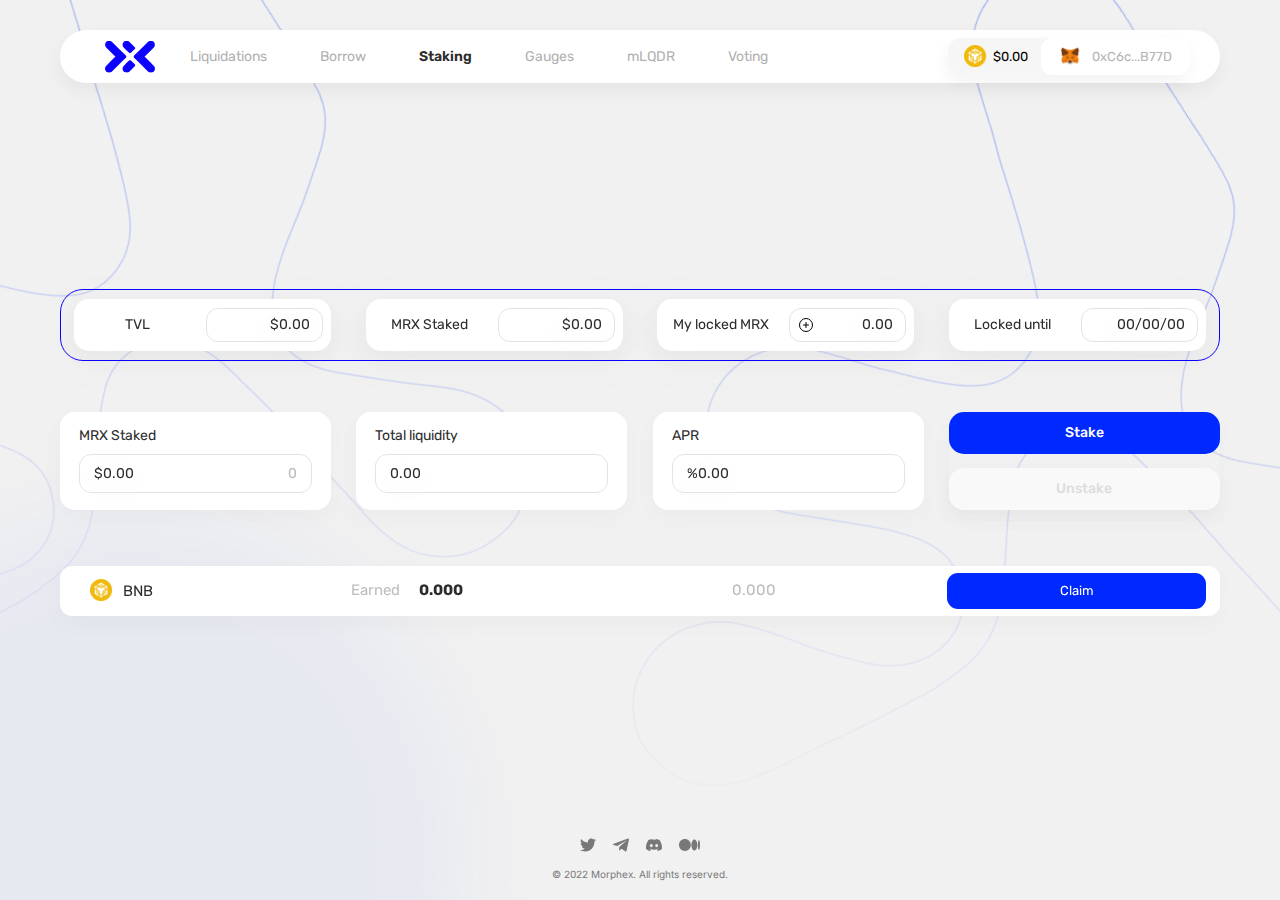
<file: morphex/staking.html>
<!DOCTYPE html>
<html lang="en">

<head>
  <meta charset="UTF-8" />
  <meta http-equiv="X-UA-Compatible" content="IE=edge" />
  <meta name="viewport" content="width=device-width, initial-scale=1.0" />
  <link rel="preconnect" href="https://fonts.googleapis.com">
  <link rel="preconnect" href="https://fonts.gstatic.com" crossorigin>
  <link href="https://fonts.googleapis.com/css2?family=Inter&family=Rubik:wght@300;400;500;600&display=swap"
    rel="stylesheet">
  <link rel="stylesheet" href="css/main.css" />
  <link rel="stylesheet" href="css/animate.css">
  <title>Staking</title>
</head>

<body>
  <!-- header start
    =========================================== -->
  <header class="header" id="header">
    <div class="auto__container">
      <div class="header__inner">
        <a href="home.html" class="header__inner-logo">
          <img src="./images/logo.svg" alt="">
        </a>
        <nav class="nav" id="menu">
          <div class="nav__inner">
            <div class="nav__inner-links">
              <a href="home.html">
                Home
              </a>
              <a href="liquidations.html">
                Liquidations
              </a>
              <a href="borrow.html">
                Borrow
              </a>
              <a href="staking.html" class="active">
                Staking
              </a>
              <a href="gauges.html">
                Gauges
              </a>
              <a href="mlqdr.html">
                mLQDR
              </a>
              <a href="#">
                Voting
              </a>
            </div>
            <div class="nav__inner-social">
              <a href="#">
                <svg>
                  <use xlink:href="#twitter"></use>
                </svg>
              </a>
              <a href="#">
                <svg>
                  <use xlink:href="#telegram"></use>
                </svg>
              </a>
              <a href="#">
                <svg>
                  <use xlink:href="#discord"></use>
                </svg>
              </a>
              <a href="#">
                <svg>
                  <use xlink:href="#medium"></use>
                </svg>
              </a>
            </div>
          </div>
        </nav>
        <div class="header__inner-user">
          <div class="header__inner-user-icon">
            <img src="./images/icons/main-icon.png" alt="">
          </div>
          <p>
            $0.00
          </p>
          <a href="#" class="button user" id="popupBtn">
            <span>
              <img src="./images/icons/avatar.svg" alt="">
            </span>
            <p>
              0xC6c...B77D
            </p>
          </a>
        </div>
        <div class="popup" id="popUp">
          <h4>
            Wallet
          </h4>
          <div class="input">
            <input type="text" placeholder="0xC6c...B77D">
            <button class="input__button">
              <img src="./images/icons/copy.svg" alt="">
            </button>
            <button class="input__button">
              <img src="./images/icons/share.svg" alt="">
            </button>
          </div>
          <div class="popup__row">
            <h5>
              <span>
                <img src="./images/icons/icon-logo.svg" alt="">
              </span>
              MRX
            </h5>
            <p>
              0
            </p>
          </div>
          <a href="#" class="button">
            Disconnect
          </a>
        </div>
        <div class="burger" id="menuBtn">
          <span></span>
        </div>
      </div>
    </div>
  </header>
  <!-- header end
    =========================================== -->
  <main class="main">
    <!-- staking start
    =========================================== -->
    <section class="staking">
      <div class="auto__container">
        <div class="staking__inner">
          <div class="staking__inner-main">
            <div class="stakingItem">
              <h4 class="sm">
                TVL
              </h4>
              <p>
                $0.00
              </p>
            </div>
            <div class="stakingItem">
              <h4 class="sm">
                MRX Staked
              </h4>
              <p>
                $0.00
              </p>
            </div>
            <div class="stakingItem">
              <h4 class="sm">
                My locked MRX
              </h4>
              <p>
                <span id="lockBtn">
                </span>
                0.00
              </p>
            </div>
            <div class="stakingItem">
              <h4 class="sm">
                Locked until
              </h4>
              <p>
                00/00/00
              </p>
            </div>
          </div>
          <div class="staking__inner-content">
            <div class="stakingItem">
              <h4 class="sm">
                MRX Staked
              </h4>
              <p>
                $0.00
                <small>
                  0
                </small>
              </p>
            </div>
            <div class="stakingItem">
              <h4 class="sm">
                Total liquidity
              </h4>
              <p>
                0.00
              </p>
            </div>
            <div class="stakingItem">
              <h4 class="sm">
                APR
              </h4>
              <p>
                %0.00
              </p>
            </div>
            <div class="stakingItem buttons">
              <a href="#" class="button primary" id="stake">
                Stake
              </a>
              <a href="#" class="button secondary" id="unstake">
                Unstake
              </a>
            </div>
          </div>
          <div class="staking__inner-table">
            <table>
              <thead>
                <th>
                  <h4>
                    <span>
                      <img src="./images/icons/main-icon.png" alt="">
                    </span>
                    BNB
                  </h4>
                </th>
                <th>
                  Earned <strong>
                    0.000
                  </strong>
                </th>
                <th>
                  0.000
                </th>
                <th>
                  <a href="#" class="button">
                    Claim
                  </a>
                </th>
              </thead>
            </table>
          </div>
        </div>
      </div>
    </section>
    <!-- staking end
    =========================================== -->
    <div class="lock" id="lock">
      <div class="lock__inner" id="lockInner">
        <h4>
          Lock to get MRX
        </h4>
        <h5>
          How much do you want to lock?
        </h5>
        <div class="lockItem">
          <div class="lockItem__row">
            <p class="sm">
              <span>
                <img src="./images/icons/lqdr.svg" alt="">
              </span>
              LQDR
            </p>
            <p class="sm">
              0.0
            </p>
          </div>
          <div class="lockItem__info">
            <p class="sm">
              Balance
            </p>
            <p class="sm">
              0.0
            </p>
          </div>
        </div>
        <h5>
          Lock until
        </h5>
        <div class="lockItem sm">
          <div class="lockItem__row">
            <input type="text" id="datepicker" placeholder="28/12/2022">
          </div>
        </div>
        <div class="lock__inner-row">
          <a href="#">
            2 weeks
          </a>
          <a href="#">
            1 month
          </a>
          <a href="#">
            3 month
          </a>
          <a href="#">
            6 month
          </a>
          <a href="#">
            1 year
          </a>
        </div>
        <div class="lock__inner-info">
          <p class="sm">
            Total voting escrow
          </p>
          <p class="sm">
            0.0 MRX
          </p>
        </div>
        <a href="#" class="button">
          Preview
        </a>
      </div>
    </div>
    <!-- footer start
    =========================================== -->
    <footer class="footer">
      <div class="auto__container">
        <div class="footer__inner">
          <div class="footer__inner-social">
            <a href="#">
              <svg>
                <use xlink:href="#twitter"></use>
              </svg>
            </a>
            <a href="#">
              <svg>
                <use xlink:href="#telegram"></use>
              </svg>
            </a>
            <a href="#">
              <svg>
                <use xlink:href="#discord"></use>
              </svg>
            </a>
            <a href="#">
              <svg>
                <use xlink:href="#medium"></use>
              </svg>
            </a>
          </div>
          <p class="sm">
            © 2022 Morphex. All rights reserved.
          </p>
        </div>
      </div>
    </footer>
    <!-- footer end
    =========================================== -->
    <div class="popup__outer" id="popupOuter"></div>
    <div class="main__bg staking">
      <div class="main__bg-image">
        <img src="./images/icons/main-bg-2.png" alt="">
      </div>
      <div class="main__bg-image right">
        <img src="./images/icons/main-bg-2.png" alt="">
      </div>
      <div class="main__bg-circle ">
        <img src="./images/blue-circle.png" alt="">
      </div>
    </div>
  </main>
  <!-- Sprites
    =========================================== -->
  <svg style="display: none">
    <symbol id="discord" viewBox="0 0 16 14">
      <g>
        <path
          d="M13.545 1.90696C12.5075 1.43083 11.4127 1.091 10.288 0.895958C10.2778 0.894242 10.2673 0.895724 10.258 0.900201C10.2487 0.904678 10.241 0.911929 10.236 0.920958C10.095 1.17096 9.93899 1.49796 9.82999 1.75396C8.61759 1.56997 7.38438 1.56997 6.17199 1.75396C6.0504 1.46878 5.91285 1.19067 5.75999 0.920958C5.75486 0.912028 5.74714 0.90486 5.73786 0.900398C5.72858 0.895936 5.71816 0.894388 5.70799 0.895958C4.58299 1.08996 3.48799 1.42996 2.45099 1.90696C2.44211 1.91034 2.43469 1.91671 2.42999 1.92496C0.355986 5.02396 -0.213014 8.04696 0.0659858 11.032C0.0669858 11.046 0.0759858 11.06 0.0869858 11.069C1.29471 11.9636 2.64558 12.6466 4.08199 13.089C4.09213 13.0922 4.10302 13.092 4.1131 13.0886C4.12317 13.0852 4.13189 13.0787 4.13799 13.07C4.44599 12.65 4.71999 12.207 4.95599 11.741C4.9609 11.7314 4.96259 11.7204 4.96079 11.7098C4.95898 11.6992 4.95379 11.6894 4.94599 11.682C4.94082 11.6771 4.93469 11.6733 4.92799 11.671C4.49715 11.5054 4.07988 11.3064 3.67999 11.076C3.66882 11.0696 3.66051 11.0592 3.65679 11.047C3.65306 11.0347 3.65421 11.0214 3.65999 11.01C3.66339 11.0025 3.66853 10.996 3.67499 10.991C3.75899 10.928 3.84299 10.862 3.92299 10.796C3.93005 10.7903 3.93853 10.7866 3.94752 10.7854C3.9565 10.7842 3.96565 10.7854 3.97399 10.789C6.59299 11.985 9.42799 11.985 12.015 10.789C12.0236 10.7852 12.0331 10.7839 12.0425 10.7851C12.0518 10.7864 12.0606 10.7901 12.068 10.796C12.148 10.862 12.232 10.928 12.316 10.991C12.3228 10.9959 12.3283 11.0025 12.3319 11.0101C12.3355 11.0177 12.3372 11.0261 12.3368 11.0345C12.3364 11.043 12.334 11.0511 12.3296 11.0584C12.3253 11.0656 12.3192 11.0716 12.312 11.076C11.913 11.3086 11.4952 11.5072 11.063 11.67C11.0561 11.6725 11.0498 11.6764 11.0446 11.6816C11.0395 11.6868 11.0355 11.6931 11.033 11.7C11.0307 11.7066 11.0297 11.7137 11.0303 11.7208C11.0308 11.7278 11.0327 11.7347 11.036 11.741C11.276 12.206 11.551 12.65 11.853 13.07C11.8591 13.0787 11.8678 13.0852 11.8779 13.0886C11.8879 13.092 11.8988 13.0922 11.909 13.089C13.3478 12.648 14.7009 11.9649 15.91 11.069C15.916 11.0648 15.9211 11.0593 15.9247 11.0529C15.9283 11.0465 15.9305 11.0393 15.931 11.032C16.265 7.58096 15.372 4.58296 13.565 1.92596C13.5632 1.92157 13.5604 1.91761 13.557 1.91434C13.5536 1.91107 13.5495 1.90855 13.545 1.90696ZM5.34699 9.21396C4.55799 9.21396 3.90899 8.48996 3.90899 7.60196C3.90899 6.71296 4.54599 5.98896 5.34699 5.98896C6.15399 5.98896 6.79699 6.71896 6.78499 7.60196C6.78499 8.48996 6.14799 9.21396 5.34699 9.21396ZM10.663 9.21396C9.87499 9.21396 9.22499 8.48996 9.22499 7.60196C9.22499 6.71296 9.86199 5.98896 10.663 5.98896C11.47 5.98896 12.114 6.71896 12.101 7.60196C12.101 8.48996 11.47 9.21396 10.663 9.21396Z" />
      </g>
    </symbol>
    <symbol id="medium" viewBox="0 0 21 13">
      <g>
        <path
          d="M11.8453 6.50001C11.8453 9.76157 9.19406 12.4063 5.922 12.4063C5.14535 12.4073 4.37609 12.2553 3.65816 11.9591C2.94023 11.6628 2.28768 11.2281 1.73777 10.6796C1.18787 10.1312 0.751366 9.47978 0.453198 8.76265C0.15503 8.04551 0.00103347 7.27666 0 6.50001C0 3.23713 2.65125 0.593757 5.922 0.593757C6.69876 0.59255 7.46816 0.744371 8.18624 1.04055C8.90432 1.33673 9.55703 1.77147 10.1071 2.31993C10.6571 2.86839 11.0937 3.51984 11.392 4.23706C11.6902 4.95429 11.8443 5.72324 11.8453 6.50001ZM18.3422 6.50001C18.3422 9.57126 17.0166 12.0598 15.3812 12.0598C13.7458 12.0598 12.4202 9.56994 12.4202 6.50001C12.4202 3.42876 13.7458 0.940257 15.3812 0.940257C17.0166 0.940257 18.3422 3.43007 18.3422 6.50001ZM21 6.50001C21 9.25101 20.5341 11.4809 19.9579 11.4809C19.383 11.4809 18.9171 9.24969 18.9171 6.50001C18.9171 3.74901 19.383 1.51907 19.9592 1.51907C20.5341 1.51907 21 3.74901 21 6.50001Z" />
      </g>
    </symbol>
    <symbol id="telegram" viewBox="0 0 17 14">
      <g>
        <path
          d="M16.9501 1.26916L14.3849 13.0996C14.1913 13.9346 13.6867 14.1424 12.9695 13.749L9.06099 10.9324L7.17505 12.7063C6.96634 12.9104 6.79179 13.0811 6.38956 13.0811L6.67036 9.1883L13.9143 2.78694C14.2293 2.51233 13.846 2.36018 13.4248 2.63479L4.46947 8.14924L0.614112 6.96916C-0.224504 6.71311 -0.239682 6.14904 0.788666 5.75569L15.8686 0.0742409C16.5668 -0.181814 17.1777 0.226389 16.9501 1.26916Z" />
      </g>
    </symbol>
    <symbol id="twitter" viewBox="0 0 16 13">
      <g>
        <path
          d="M5.026 13C11.064 13 14.367 7.99696 14.367 3.66596C14.367 3.52596 14.367 3.38396 14.361 3.24396C15.0041 2.77845 15.5591 2.20211 16 1.54196C15.3993 1.80681 14.7628 1.98137 14.111 2.05996C14.7975 1.6496 15.3117 1.00393 15.558 0.242961C14.913 0.625085 14.207 0.893334 13.471 1.03596C12.9762 0.508984 12.3214 0.159878 11.6081 0.0427182C10.8948 -0.074442 10.1627 0.0468822 9.52534 0.387898C8.88796 0.728914 8.38081 1.27059 8.08245 1.92902C7.78409 2.58745 7.71118 3.32589 7.875 4.02996C6.56974 3.96451 5.29282 3.62543 4.12704 3.0347C2.96127 2.44398 1.93268 1.6148 1.108 0.600961C0.68934 1.32404 0.561574 2.17936 0.750646 2.99323C0.939718 3.80709 1.43145 4.51849 2.126 4.98296C1.60554 4.96528 1.09652 4.82552 0.64 4.57496V4.61996C0.640897 5.37744 0.903307 6.11138 1.38287 6.69772C1.86244 7.28406 2.52975 7.68683 3.272 7.83796C2.99026 7.91558 2.69923 7.95427 2.407 7.95296C2.20098 7.95359 1.99538 7.9345 1.793 7.89596C2.00279 8.54802 2.41127 9.11813 2.96125 9.52644C3.51122 9.93475 4.17513 10.1608 4.86 10.173C3.69656 11.0868 2.2594 11.5824 0.78 11.58C0.519321 11.5811 0.258823 11.566 0 11.535C1.50151 12.4922 3.2453 13.0005 5.026 13Z" />
      </g>
    </symbol>

  </svg>
  <!-- js
    =========================================== -->
  <script src="./js/jquery.js"></script>
  <script src="./js/lightpicker.js"></script>
  <script src="./js/main.js"></script>
  <script>
    new Litepicker({
      element: document.getElementById('datepicker'),
      singleMode: true,
      position: "left",
      format: 'DD/MM/YYYY'
    })
  </script>
</body>

</html>
</file>
<file: morphex/css/main.css>
html, body {
  scroll-behavior: smooth;
}

body.active {
  overflow: hidden;
}

*,
*::before,
*::after {
  margin: 0;
  padding: 0;
  border: none;
  outline: none;
  -webkit-box-sizing: border-box;
          box-sizing: border-box;
}

button {
  outline: none;
}

button:focus {
  outline: none;
}

input::-webkit-outer-spin-button,
input::-webkit-inner-spin-button {
  -webkit-appearance: none;
  margin: 0;
}

/* width */
::-webkit-scrollbar {
  width: 8px;
}

/* Track */
::-webkit-scrollbar-track {
  background: #cfcfcf;
}

/* Handle */
::-webkit-scrollbar-thumb {
  background: rgba(0, 0, 0, 0.2);
  border-radius: 10px;
}

/* Handle on hover */
::-webkit-scrollbar-thumb:hover {
  background: rgba(0, 0, 0, 0.3);
}

/*** 
====================================================================
Global Settings
====================================================================
   ***/
body {
  font-family: "Rubik", sans-serif;
  font-size: 13px;
  color: #2D2D2D;
  line-height: 16px;
  font-weight: 400;
  background: #F1F1F1;
}

a {
  text-decoration: none;
  opacity: 1;
  color: #B1B1B1;
  -webkit-transition: 0.3s ease;
  transition: 0.3s ease;
  cursor: pointer;
}
a:hover {
  opacity: 0.88;
}

ul li {
  list-style: none;
}

.auto__container {
  position: relative;
  max-width: 1240px;
  margin: 0 auto;
  padding: 0 40px;
}

h2 {
  font-weight: 400;
  font-size: 25px;
  line-height: 30px;
  display: -webkit-box;
  display: -ms-flexbox;
  display: flex;
  -webkit-box-align: center;
      -ms-flex-align: center;
          align-items: center;
}
h2 span {
  display: -webkit-box;
  display: -ms-flexbox;
  display: flex;
  -webkit-box-pack: center;
      -ms-flex-pack: center;
          justify-content: center;
  -webkit-box-align: center;
      -ms-flex-align: center;
          align-items: center;
  width: 23px;
  height: 23px;
  margin-right: 8px;
}
h2 span img {
  width: 100%;
}

h3 {
  font-weight: 400;
  font-size: 20px;
  line-height: 24px;
  display: -webkit-box;
  display: -ms-flexbox;
  display: flex;
  -webkit-box-align: center;
      -ms-flex-align: center;
          align-items: center;
}
h3 span {
  display: -webkit-box;
  display: -ms-flexbox;
  display: flex;
  -webkit-box-pack: center;
      -ms-flex-pack: center;
          justify-content: center;
  -webkit-box-align: center;
      -ms-flex-align: center;
          align-items: center;
  width: 23px;
  height: 23px;
  margin-right: 12px;
}
h3 span img {
  width: 100%;
}

h4 {
  font-weight: 400;
  font-size: 15px;
  line-height: 18px;
  display: -webkit-box;
  display: -ms-flexbox;
  display: flex;
  -webkit-box-align: center;
      -ms-flex-align: center;
          align-items: center;
}
h4 span {
  display: -webkit-box;
  display: -ms-flexbox;
  display: flex;
  -webkit-box-pack: center;
      -ms-flex-pack: center;
          justify-content: center;
  -webkit-box-align: center;
      -ms-flex-align: center;
          align-items: center;
  width: 12px;
  height: 12px;
  margin-left: 6px;
  cursor: pointer;
  -webkit-transition: 0.2s ease;
  transition: 0.2s ease;
}
h4 span:hover {
  opacity: 0.8;
}
h4 span img {
  width: 100%;
}
h4 small {
  font-size: 10px;
  line-height: 12px;
  color: #cccccc;
  margin: 3px 0 0 6px;
}
h4.sm {
  font-weight: 400;
  font-size: 14px;
  line-height: 17px;
  color: #2D2D2D;
  display: block;
}
h4.sm p {
  display: block;
  margin: 9px 0 0 0;
}
h4.sm p small {
  color: #BABABA;
  display: block;
  margin: unset;
  font-size: 14px;
  line-height: 16px;
}

h5 {
  font-weight: 400;
  font-size: 13px;
  line-height: 16px;
  display: -webkit-box;
  display: -ms-flexbox;
  display: flex;
  -webkit-box-align: center;
      -ms-flex-align: center;
          align-items: center;
}
h5 span {
  display: -webkit-box;
  display: -ms-flexbox;
  display: flex;
  -webkit-box-pack: center;
      -ms-flex-pack: center;
          justify-content: center;
  -webkit-box-align: center;
      -ms-flex-align: center;
          align-items: center;
  width: 23px;
  height: 23px;
  margin-right: 12px;
}
h5 span img {
  width: 100%;
}

h6 {
  font-size: 14px;
  line-height: 16px;
}

p.sm {
  font-size: 10px;
  line-height: 12px;
}
p.big {
  font-size: 15px;
  line-height: 18px;
}

.main {
  overflow: hidden;
  position: relative;
  min-height: 100vh;
  padding: 113px 0 90px;
}
.main.sm {
  padding-bottom: 0;
}
.main__bg {
  position: absolute;
  z-index: -1;
  margin: 0 auto;
  top: 50%;
  left: 50%;
  width: 100%;
  height: 100%;
  -webkit-transform: translate(-50%, -50%);
          transform: translate(-50%, -50%);
}
.main__bg-image {
  display: -webkit-box;
  display: -ms-flexbox;
  display: flex;
  -webkit-box-pack: center;
      -ms-flex-pack: center;
          justify-content: center;
  -webkit-box-align: center;
      -ms-flex-align: center;
          align-items: center;
  position: absolute;
  top: 50%;
  left: -14%;
  width: 64%;
  height: 100%;
  max-height: 1200px;
  -webkit-transform: translateY(-50%);
          transform: translateY(-50%);
}
.main__bg-image.right {
  left: unset;
  right: -14%;
}
.main__bg-image img {
  width: 100%;
}
.main__bg-circle {
  width: 80%;
  max-width: 900px;
  position: absolute;
  top: -30%;
  right: -22%;
}
.main__bg-circle img {
  width: 100%;
}
.main__bg-circle.left {
  right: unset;
  left: -22%;
  top: -11%;
}
.main__bg.gauges .main__bg-image {
  left: -20%;
  -webkit-transform: translateY(-50%) rotate(180deg);
          transform: translateY(-50%) rotate(180deg);
}
.main__bg.gauges .main__bg-image.right {
  width: 55%;
  left: unset;
  -webkit-transform: translateY(-70%) rotate(270deg);
          transform: translateY(-70%) rotate(270deg);
}
.main__bg.staking .main__bg-image {
  left: -30%;
  -webkit-transform: translateY(-60%) rotate(330deg);
          transform: translateY(-60%) rotate(330deg);
}
.main__bg.staking .main__bg-image.right {
  left: unset;
  right: -5%;
  -webkit-transform: translateY(-50%) rotate(330deg);
          transform: translateY(-50%) rotate(330deg);
}
.main__bg.staking .main__bg-circle {
  right: unset;
  top: unset;
  bottom: -45%;
  left: -25%;
}
.main__bg.borrow .main__bg-image {
  -webkit-transform: translateY(-50%) rotate(-45deg);
          transform: translateY(-50%) rotate(-45deg);
}
.main__bg.borrow .main__bg-image.right {
  -webkit-transform: translateY(-50%) rotate(75deg);
          transform: translateY(-50%) rotate(75deg);
}
.main__bg.borrow .main__bg-circle {
  top: unset;
  bottom: -30%;
}
.main__bg.borrow .main__bg-circle.left {
  bottom: unset;
  top: -30%;
}
.main__bg.mlqdr .main__bg-image {
  width: 50%;
  left: -20%;
  -webkit-transform: translateY(-30%);
          transform: translateY(-30%);
}
.main__bg.mlqdr .main__bg-image.center {
  left: 50%;
  -webkit-transform: translate(-50%, -66%) rotate(-90deg);
          transform: translate(-50%, -66%) rotate(-90deg);
  width: 75%;
}
.main__bg.mlqdr .main__bg-image.right {
  left: unset;
  -webkit-transform: translateY(-30%);
          transform: translateY(-30%);
  right: -20%;
}
.main__bg.liquidations .main__bg-image {
  left: -5%;
  width: 50%;
}
.main__bg.liquidations .main__bg-image.right {
  width: 60%;
  left: unset;
  right: -28%;
  -webkit-transform: translateY(-50%) rotate(180deg);
          transform: translateY(-50%) rotate(180deg);
}

.button {
  display: -webkit-box;
  display: -ms-flexbox;
  display: flex;
  -webkit-box-pack: center;
      -ms-flex-pack: center;
          justify-content: center;
  -webkit-box-align: center;
      -ms-flex-align: center;
          align-items: center;
  background-color: #0029FF;
  border-radius: 11px;
  padding: 10px 23px;
  font-size: 13px;
  line-height: 16px;
  color: #fff;
}
.button.uniq {
  border-radius: 14px;
  padding: 13px 20px;
  background-color: #F1F1F1;
  color: #2D2D2D;
  font-size: 15px;
  line-height: 18px;
  -webkit-box-shadow: -1px 8px 19px 0px #0000000d;
          box-shadow: -1px 8px 19px 0px #0000000d;
}
.button.user {
  padding: 7px 18px;
  background-color: #fff;
}
.button.user span {
  display: -webkit-box;
  display: -ms-flexbox;
  display: flex;
  -webkit-box-pack: center;
      -ms-flex-pack: center;
          justify-content: center;
  -webkit-box-align: center;
      -ms-flex-align: center;
          align-items: center;
  margin-right: 10px;
  width: 23px;
  height: 23px;
}
.button.user span img {
  width: 100%;
}
.button.user p {
  color: #b5b5b5;
}

.popup {
  position: absolute;
  top: calc(100% + 13px);
  right: 30px;
  background-color: #fff;
  -webkit-box-shadow: -1px 8px 19px 0px #6565650d;
          box-shadow: -1px 8px 19px 0px #6565650d;
  display: none;
  -webkit-box-orient: vertical;
  -webkit-box-direction: normal;
      -ms-flex-direction: column;
          flex-direction: column;
  border-radius: 16px;
  padding: 25px 36px 25px 23px;
  width: 350px;
  z-index: 10;
}
.popup.active {
  display: -webkit-box;
  display: -ms-flexbox;
  display: flex;
  -webkit-animation-name: fadeInUp;
          animation-name: fadeInUp;
  -webkit-animation-duration: 0.4s;
          animation-duration: 0.4s;
}
.popup__outer {
  display: none;
  position: fixed;
  top: 0;
  left: 0;
  width: 100%;
  height: 100%;
  overflow: hidden;
  z-index: 9;
}
.popup__outer.active {
  display: block;
}
.popup__row {
  display: -webkit-box;
  display: -ms-flexbox;
  display: flex;
  -webkit-box-pack: justify;
      -ms-flex-pack: justify;
          justify-content: space-between;
  -webkit-box-align: center;
      -ms-flex-align: center;
          align-items: center;
  margin-bottom: 23px;
}
.popup > h4 {
  margin-bottom: 20px;
}
.popup .button {
  border: 0.5px solid #ececec;
  background-color: transparent;
  color: #B5B5B5;
  border-radius: 7px;
}

.input {
  border-radius: 7px;
  display: -webkit-box;
  display: -ms-flexbox;
  display: flex;
  -webkit-box-align: center;
      -ms-flex-align: center;
          align-items: center;
  -webkit-box-pack: justify;
      -ms-flex-pack: justify;
          justify-content: space-between;
  background-color: #F1F1F1;
  padding: 10px 13px;
  margin-bottom: 10px;
}
.input__button {
  display: -webkit-box;
  display: -ms-flexbox;
  display: flex;
  -webkit-box-pack: center;
      -ms-flex-pack: center;
          justify-content: center;
  -webkit-box-align: center;
      -ms-flex-align: center;
          align-items: center;
  width: 14px;
  height: 14px;
  margin-right: 5px;
  cursor: pointer;
  -webkit-transition: 0.3s ease;
  transition: 0.3s ease;
}
.input__button:hover {
  opacity: 0.8;
}
.input__button:last-child {
  margin-right: 0;
}
.input__button img {
  width: 100%;
}
.input input {
  width: calc(100% - 50px);
  background-color: #F1F1F1;
  border-radius: 7px;
  font-family: "Rubik", sans-serif;
  font-size: 13px;
  line-height: 16px;
  color: #B5B5B5;
}

.lock {
  display: none;
  position: fixed;
  top: 0;
  left: 0;
  width: 100%;
  height: 100%;
  background-color: rgba(0, 0, 0, 0.2);
  z-index: 10;
  overflow-y: auto;
}
.lock.active {
  display: block;
}
.lock__inner {
  display: none;
  margin: 100px auto;
  width: 100%;
  max-width: 450px;
  background-color: #fff;
  -webkit-box-shadow: -1px 8px 19px 0px #6f6f6f0a;
          box-shadow: -1px 8px 19px 0px #6f6f6f0a;
  border-radius: 12px;
  padding: 20px 36px;
}
.lock__inner.active {
  display: block;
  -webkit-animation-name: fadeInUpSmall;
          animation-name: fadeInUpSmall;
  -webkit-animation-duration: 0.6s;
          animation-duration: 0.6s;
}
.lock__inner-row {
  display: -webkit-box;
  display: -ms-flexbox;
  display: flex;
  -webkit-box-align: center;
      -ms-flex-align: center;
          align-items: center;
  margin-bottom: 20px;
}
.lock__inner-row a {
  font-size: 10px;
  line-height: 12px;
  padding: 4px 9px;
  background-color: #fbfbfb;
  border-radius: 4px;
  margin-right: 6px;
  color: #787878;
}
.lock__inner-row a:last-child {
  margin-bottom: 0;
}
.lock__inner-info {
  padding: 11px 22px;
  background-color: #F1F1F1;
  border-radius: 7px;
  display: -webkit-box;
  display: -ms-flexbox;
  display: flex;
  -webkit-box-pack: justify;
      -ms-flex-pack: justify;
          justify-content: space-between;
  -webkit-box-align: center;
      -ms-flex-align: center;
          align-items: center;
  margin-bottom: 9px;
}
.lock__inner .button {
  padding: 8px 20px;
  font-size: 10px;
  line-height: 12px;
  border-radius: 5px;
}
.lock__inner h4 {
  margin-bottom: 20px;
}
.lock__inner > h5 {
  margin-bottom: 20px;
}
.lock__inner > h5:last-of-type {
  margin-bottom: 10px;
}
.lockItem {
  padding: 14px 12px;
  border-radius: 7px;
  border: 0.5px solid #ececec;
  margin-bottom: 8px;
}
.lockItem.sm {
  padding: 15px 22px;
}
.lockItem.sm .lockItem__row {
  margin: 0;
}
.lockItem.sm .lockItem__row p {
  padding: 0;
  border: unset;
}
.lockItem__row {
  display: -webkit-box;
  display: -ms-flexbox;
  display: flex;
  -webkit-box-pack: justify;
      -ms-flex-pack: justify;
          justify-content: space-between;
  -webkit-box-align: center;
      -ms-flex-align: center;
          align-items: center;
  margin-bottom: 9px;
  padding-right: 12px;
}
.lockItem__row input {
  font-size: 13px;
  line-height: 16px;
  color: #2D2D2D;
  font-family: "Rubik", sans-serif;
}
.lockItem__row input::-webkit-input-placeholder {
  color: #2D2D2D;
}
.lockItem__row input::-moz-placeholder {
  color: #2D2D2D;
}
.lockItem__row input:-ms-input-placeholder {
  color: #2D2D2D;
}
.lockItem__row input::-ms-input-placeholder {
  color: #2D2D2D;
}
.lockItem__row input::placeholder {
  color: #2D2D2D;
}
.lockItem__row p {
  display: -webkit-box;
  display: -ms-flexbox;
  display: flex;
  -webkit-box-align: center;
      -ms-flex-align: center;
          align-items: center;
}
.lockItem__row p:first-child {
  padding: 5px 14px 5px 10px;
  border-radius: 7px;
  border: 0.5px solid #ececec;
}
.lockItem__row p span {
  display: -webkit-box;
  display: -ms-flexbox;
  display: flex;
  -webkit-box-pack: center;
      -ms-flex-pack: center;
          justify-content: center;
  -webkit-box-align: center;
      -ms-flex-align: center;
          align-items: center;
  width: 13px;
  height: 13px;
  margin-right: 6px;
}
.lockItem__row p span img {
  width: 100%;
}
.lockItem__info {
  display: -webkit-box;
  display: -ms-flexbox;
  display: flex;
  -webkit-box-pack: justify;
      -ms-flex-pack: justify;
          justify-content: space-between;
  -webkit-box-align: center;
      -ms-flex-align: center;
          align-items: center;
  padding: 7px 12px;
  background-color: #f9f9f9;
  border-radius: 7px;
  color: #787878;
}

.check {
  margin-right: 15px;
  width: 39px;
  height: 18px;
  position: relative;
  cursor: pointer;
}
.check__box {
  position: relative;
  width: 100%;
  height: 100%;
  background-color: #d9d9d9;
  border-radius: 16px;
  -webkit-transition: 0.3s ease;
  transition: 0.3s ease;
}
.check__box::before {
  content: "";
  position: absolute;
  top: 50%;
  left: 3px;
  width: 14px;
  height: 14px;
  background-color: #fff;
  border-radius: 50%;
  -webkit-transition: 0.2s ease;
  transition: 0.2s ease;
  -webkit-transform: translateY(-50%);
          transform: translateY(-50%);
}
.check input {
  position: absolute;
  top: 0;
  left: 0;
  width: 100%;
  height: 100%;
  opacity: 0;
  z-index: 3;
  cursor: pointer;
}
.check input:checked ~ .check__box {
  background-color: #0029FF;
}
.check input:checked ~ .check__box::before {
  -webkit-transform: translate(20px, -50%);
          transform: translate(20px, -50%);
}

.progress {
  position: absolute;
  top: 0;
  left: 0;
  width: 100%;
  height: 100%;
}
.progress.active .progress__inner {
  width: 100%;
}
.progress__inner {
  width: 65%;
  height: 100%;
  background: -webkit-gradient(linear, left top, right top, color-stop(-0.94%, #0029ff), color-stop(109.8%, rgba(0, 41, 255, 0)));
  background: linear-gradient(90deg, #0029ff -0.94%, rgba(0, 41, 255, 0) 109.8%);
  -webkit-transition: 1s ease;
  transition: 1s ease;
  border-radius: 9px;
}
.progress__outer {
  margin-bottom: 20px;
  position: relative;
  width: 100%;
  height: 9px;
  background-color: #f0f0f0;
  border-radius: 9px;
}
.progress__outer p {
  position: absolute;
  top: calc(100% + 10px);
  left: 75%;
  -webkit-transform: translateX(-75%);
          transform: translateX(-75%);
}
.progress__outer p:first-of-type {
  left: 0;
  -webkit-transform: unset;
          transform: unset;
}
.progress__outer p:last-of-type {
  left: unset;
  right: 0;
  -webkit-transform: unset;
          transform: unset;
}

table {
  width: 100%;
  text-align: left;
  border-collapse: separate;
  border-spacing: 0 12px;
  position: relative;
  white-space: nowrap;
}
table.long {
  padding-bottom: 150px;
  margin: -12px 0;
}
table .top {
  position: sticky;
  top: 0;
  left: 0;
  z-index: 5;
}
table th {
  font-size: 14px;
  line-height: 16px;
  color: #2D2D2D;
  font-weight: 400;
  padding: 14px 49px;
  -webkit-box-sizing: border-box;
          box-sizing: border-box;
  position: relative;
  z-index: 2;
}
table thead tr {
  position: relative;
}
table thead tr::after {
  content: "";
  width: 100%;
  height: 100%;
  position: absolute;
  background-color: #fff;
  top: 0;
  left: 0;
  border-radius: 12px;
  -webkit-box-shadow: -1px 8px 19px rgba(111, 111, 111, 0.04);
          box-shadow: -1px 8px 19px rgba(111, 111, 111, 0.04);
  z-index: 1;
  pointer-events: none;
}
table thead.space th {
  padding: unset !important;
}
table thead.space tr {
  background-color: unset;
}
table thead.space tr:after {
  display: none;
}
table tbody {
  display: table-footer-group;
}
table tbody tr {
  position: relative;
}
table tbody tr::after {
  content: "";
  width: 100%;
  height: 100%;
  position: absolute;
  background-color: #F5F5F5;
  bottom: 0;
  left: 0;
  border-radius: 12px;
  -webkit-box-shadow: -1px 8px 19px rgba(111, 111, 111, 0.04);
          box-shadow: -1px 8px 19px rgba(111, 111, 111, 0.04);
  z-index: 1;
  pointer-events: none;
}
table td {
  padding: 17px 49px;
  font-weight: 300;
  font-size: 13px;
  line-height: 16px;
  color: #2D2D2D;
  position: relative;
  z-index: 2;
}
table td small {
  margin-left: 21px;
  color: #B5B5B5;
  font-size: 13px;
  line-height: 15px;
}
table td span {
  font-weight: 300;
  font-size: 13px;
  line-height: 16px;
}
table td p {
  display: none;
  font-size: 12px;
  line-height: 14px;
  font-weight: 400;
  color: #2D2D2D;
}
table.big thead:first-child th {
  color: #787878;
  padding: 24px 49px 25px;
}
table.big thead:first-child th h6 {
  font-weight: 400;
}
table.big thead:first-child th h6 p {
  display: inline-block;
  text-align: center;
}
table.big thead:first-child th h6 p span {
  display: block;
  margin-top: 15px;
  font-size: 13px;
  color: #2D2D2D;
}
table.big thead:first-child th:first-child {
  padding-left: 99px;
}
table.big th:first-child {
  padding-left: 99px;
}
table.big td:first-child {
  padding-left: 99px;
}
table.big tbody tr::after {
  background: rgba(255, 255, 254, 0.3);
  -webkit-box-shadow: -1px 8px 19px rgba(111, 111, 111, 0.04);
          box-shadow: -1px 8px 19px rgba(111, 111, 111, 0.04);
}
table.sm::after {
  display: none;
}
table.sm th {
  padding: 13px 20px;
  font-size: 15px;
  line-height: 17px;
}
table.sm th svg {
  display: inline-block;
  width: 13px;
  height: 13px;
  fill: #000;
  margin-left: 7px;
  margin: -1.3px 0 0 7px;
  cursor: pointer;
  -webkit-transition: 0.2s ease;
  transition: 0.2s ease;
}
table.sm th svg:hover {
  opacity: 0.8;
}
table.sm th:nth-child(5) {
  display: -webkit-box;
  display: -ms-flexbox;
  display: flex;
  -webkit-box-align: center;
      -ms-flex-align: center;
          align-items: center;
}
table.sm td {
  padding: 13px 20px;
  font-size: 15px;
  line-height: 17px;
}
table.sm td:nth-child(4) span {
  margin: unset;
  font-size: 15px;
  line-height: 17px;
}
table.sm td:nth-child(4) span small {
  margin-left: 12px;
  font-size: 15px;
  line-height: 17px;
}
table.sm td span {
  margin-left: 12px;
  display: inline-block;
}
table.sm td h5 {
  font-size: 15px;
  line-height: 17px;
  font-weight: 300;
}
table.sm td h5 span {
  margin-left: unset;
}
table.sm td .bar {
  width: calc(100% - 68px);
  display: inline-block;
  height: 6px;
  background-color: #D9D9D9;
  border-radius: 3px;
  margin-left: 11px;
  max-width: 113px;
}
table.sm td p svg {
  display: inline-block;
  width: 13px;
  height: 13px;
  fill: #000;
  margin-left: 7px;
  margin: -1.3px 0 0 7px;
}
table.sm tbody tr:after {
  display: none;
}
table.sm tbody tr.bg:after {
  background: rgba(255, 255, 254, 0.1);
  display: block;
}

.header {
  position: absolute;
  top: 0;
  left: 0;
  width: 100%;
  z-index: 10;
  padding: 30px 0;
}
.header.sticky {
  position: fixed;
  top: 0;
  left: 0;
  width: 100%;
  -webkit-animation-name: sticky;
          animation-name: sticky;
  -webkit-animation-duration: 0.4s;
          animation-duration: 0.4s;
}
.header__inner {
  display: -webkit-box;
  display: -ms-flexbox;
  display: flex;
  -webkit-box-pack: justify;
      -ms-flex-pack: justify;
          justify-content: space-between;
  -webkit-box-align: center;
      -ms-flex-align: center;
          align-items: center;
  padding: 8px 30px;
  background-color: #fff;
  border-radius: 30px;
  -webkit-box-shadow: -1px 8px 19px 0px #0000000d;
          box-shadow: -1px 8px 19px 0px #0000000d;
  position: relative;
}
.header__inner-logo {
  display: -webkit-box;
  display: -ms-flexbox;
  display: flex;
  -webkit-box-pack: center;
      -ms-flex-pack: center;
          justify-content: center;
  -webkit-box-align: center;
      -ms-flex-align: center;
          align-items: center;
  width: 50px;
  position: absolute;
  top: 50%;
  left: 45px;
  -webkit-transform: translateY(-50%);
          transform: translateY(-50%);
  z-index: 12;
}
.header__inner-logo img {
  width: 100%;
}
.header__inner-user {
  display: -webkit-box;
  display: -ms-flexbox;
  display: flex;
  -webkit-box-align: center;
      -ms-flex-align: center;
          align-items: center;
  background-color: #f6f6f6;
  padding-left: 16px;
  -webkit-box-shadow: -1px 8px 19px 0px #0000000d;
          box-shadow: -1px 8px 19px 0px #0000000d;
  border-radius: 14px;
}
.header__inner-user-icon {
  display: -webkit-box;
  display: -ms-flexbox;
  display: flex;
  -webkit-box-pack: center;
      -ms-flex-pack: center;
          justify-content: center;
  -webkit-box-align: center;
      -ms-flex-align: center;
          align-items: center;
  width: 23px;
  height: 23px;
  margin-right: 6px;
}
.header__inner-user-icon img {
  width: 100%;
}
.header__inner-user > p {
  color: #000;
  margin-right: 13px;
}

@-webkit-keyframes sticky {
  0% {
    top: -60px;
    opacity: 0;
  }
  100% {
    top: 0;
    opacity: 1;
  }
}

@keyframes sticky {
  0% {
    top: -60px;
    opacity: 0;
  }
  100% {
    top: 0;
    opacity: 1;
  }
}
.nav__inner {
  display: -webkit-box;
  display: -ms-flexbox;
  display: flex;
  -webkit-box-align: center;
      -ms-flex-align: center;
          align-items: center;
  -webkit-box-pack: justify;
      -ms-flex-pack: justify;
          justify-content: space-between;
  border-radius: 30px;
  position: relative;
}
.nav__inner-links {
  margin-left: 100px;
}
.nav__inner-links a {
  font-size: 14px;
  line-height: 17px;
  margin-right: 50px;
}
.nav__inner-links a:hover {
  opacity: 1;
  color: #2D2D2D;
}
.nav__inner-links a.active {
  font-weight: 600;
  color: #2D2D2D;
}
.nav__inner-links a:last-child {
  margin-right: 0;
}
.nav__inner-links a:first-child {
  display: none;
}
.nav__inner-user {
  display: -webkit-box;
  display: -ms-flexbox;
  display: flex;
  -webkit-box-align: center;
      -ms-flex-align: center;
          align-items: center;
  background-color: #f6f6f6;
  padding-left: 16px;
  -webkit-box-shadow: -1px 8px 19px 0px #0000000d;
          box-shadow: -1px 8px 19px 0px #0000000d;
  border-radius: 14px;
}
.nav__inner-user-icon {
  display: -webkit-box;
  display: -ms-flexbox;
  display: flex;
  -webkit-box-pack: center;
      -ms-flex-pack: center;
          justify-content: center;
  -webkit-box-align: center;
      -ms-flex-align: center;
          align-items: center;
  width: 23px;
  height: 23px;
  margin-right: 6px;
}
.nav__inner-user-icon img {
  width: 100%;
}
.nav__inner-user > p {
  color: #000;
  margin-right: 13px;
}
.nav__inner-social {
  display: none;
  -webkit-box-align: center;
      -ms-flex-align: center;
          align-items: center;
  margin-bottom: unset;
  position: absolute;
  bottom: 50px;
  left: 58%;
  -webkit-transform: translateX(-50%);
          transform: translateX(-50%);
  width: 58%;
}
.nav__inner-social a {
  display: -webkit-box;
  display: -ms-flexbox;
  display: flex;
  -webkit-box-pack: center;
      -ms-flex-pack: center;
          justify-content: center;
  -webkit-box-align: center;
      -ms-flex-align: center;
          align-items: center;
  -webkit-transition: 0.3s ease;
  transition: 0.3s ease;
  margin-right: 17px;
}
.nav__inner-social a:last-child {
  margin-right: 0;
}
.nav__inner-social a:last-child svg {
  max-width: 21px;
}
.nav__inner-social a svg {
  width: 100%;
  height: 100%;
  max-width: 16px;
  max-height: 16px;
  fill: #787878;
  -webkit-transition: 0.3s ease;
  transition: 0.3s ease;
}
.nav__inner-social a:hover svg {
  fill: #0029FF;
}

.burger {
  display: none;
  cursor: pointer;
  -webkit-transition: all 0.2s ease-in-out 0s;
  transition: all 0.2s ease-in-out 0s;
  -moz-transition: all 0.2s ease-in-out 0s;
  position: relative;
  width: 30px;
  height: 40px;
}
.burger:hover {
  opacity: 0.8;
}
.burger::before {
  top: 50%;
  width: 8px;
  height: 8px;
  background-color: #AEAEAE;
  border-radius: 50%;
  -webkit-transition: all 0.3s ease;
  transition: all 0.3s ease;
  content: "";
  position: absolute;
  left: 0;
  -webkit-transform: translateY(-50%);
          transform: translateY(-50%);
}
.burger span {
  top: 50%;
  width: 8px;
  height: 8px;
  background-color: #AEAEAE;
  border-radius: 50%;
  -webkit-transition: all 0.3s ease;
  transition: all 0.3s ease;
  position: absolute;
  left: 50%;
  -webkit-transition: all 0.2s ease-in-out 0s;
  transition: all 0.2s ease-in-out 0s;
  -moz-transition: all 0.2s ease-in-out 0s;
  transform: translate(-50%, -50%);
  -moz-ransform: translate(-50%, -50%);
  -o-transform: translate(-50%, -50%);
  -ms-transform: translate(-50%, -50%);
  -webkit-transform: translate(-50%, -50%);
}
.burger::after {
  top: 50%;
  width: 8px;
  height: 8px;
  background-color: #AEAEAE;
  border-radius: 50%;
  -webkit-transition: all 0.3s ease;
  transition: all 0.3s ease;
  content: "";
  position: absolute;
  right: 0;
  -webkit-transform: translateY(-50%);
          transform: translateY(-50%);
}

.footer {
  padding: 20px 0;
  position: absolute;
  width: 100%;
  bottom: 0;
  left: 0;
  z-index: 4;
}
.footer__inner {
  display: -webkit-box;
  display: -ms-flexbox;
  display: flex;
  -webkit-box-orient: vertical;
  -webkit-box-direction: normal;
      -ms-flex-direction: column;
          flex-direction: column;
  -webkit-box-align: center;
      -ms-flex-align: center;
          align-items: center;
}
.footer__inner-social {
  display: -webkit-box;
  display: -ms-flexbox;
  display: flex;
  -webkit-box-align: center;
      -ms-flex-align: center;
          align-items: center;
  margin-bottom: 15px;
}
.footer__inner-social a {
  display: -webkit-box;
  display: -ms-flexbox;
  display: flex;
  -webkit-box-pack: center;
      -ms-flex-pack: center;
          justify-content: center;
  -webkit-box-align: center;
      -ms-flex-align: center;
          align-items: center;
  -webkit-transition: 0.3s ease;
  transition: 0.3s ease;
  margin-right: 17px;
}
.footer__inner-social a:last-child {
  margin-right: 0;
}
.footer__inner-social a:last-child svg {
  max-width: 21px;
}
.footer__inner-social a svg {
  width: 100%;
  height: 100%;
  max-width: 16px;
  max-height: 16px;
  fill: #787878;
  -webkit-transition: 0.3s ease;
  transition: 0.3s ease;
}
.footer__inner-social a:hover svg {
  fill: #0029FF;
}
.footer__inner p {
  color: #787878;
  font-family: "Inter", sans-serif;
}

.list__inner {
  padding: 7px 0 0 0;
}
.list__inner-buttons {
  display: -webkit-box;
  display: -ms-flexbox;
  display: flex;
  width: 100%;
  -webkit-box-pack: justify;
      -ms-flex-pack: justify;
          justify-content: space-between;
  margin-bottom: 15px;
}
.list__inner-buttons .button {
  font-size: 10px;
  line-height: 12px;
  padding: 8px 26px;
  border-radius: 11px;
}
.list__inner-buttons .button.uniq {
  background-color: #f6f6f6;
  color: #B1B1B1;
}
.list__inner-buttons-wrapper {
  display: -webkit-box;
  display: -ms-flexbox;
  display: flex;
  -webkit-box-align: center;
      -ms-flex-align: center;
          align-items: center;
}
.list__inner-buttons-wrapper .button {
  margin-right: 10px;
  padding: 8px 32px;
}
.list__inner-buttons-wrapper .button:last-child {
  margin-right: 0;
}
.list__inner-main {
  margin: 0;
  height: calc(100vh - 160px);
  overflow-y: auto;
}
.list__inner-main.sm {
  height: calc(100vh - 210px);
}
.list__inner-main::-webkit-scrollbar {
  display: none;
}
.list__inner-main-wrapper {
  position: relative;
}
.list__inner-main-wrapper:after {
  content: "";
  width: 100%;
  height: 40%;
  max-height: 170px;
  background: -webkit-gradient(linear, left bottom, left top, color-stop(27.88%, #f1f1f1), color-stop(83.49%, rgba(241, 241, 241, 0.714122)), color-stop(122.1%, rgba(241, 241, 241, 0)));
  background: linear-gradient(0deg, #f1f1f1 27.88%, rgba(241, 241, 241, 0.714122) 83.49%, rgba(241, 241, 241, 0) 122.1%);
  position: absolute;
  bottom: 0;
  left: 0;
  z-index: 3;
  pointer-events: none;
}
.list__inner.staking {
  padding: 25px 0 0 0;
}
.list__inner.gauges {
  padding: unset;
}

.staking {
  min-height: calc(100vh - 210px);
  display: -webkit-box;
  display: -ms-flexbox;
  display: flex;
  -webkit-box-align: center;
      -ms-flex-align: center;
          align-items: center;
  -webkit-box-pack: center;
      -ms-flex-pack: center;
          justify-content: center;
}
.staking__inner {
  width: 100%;
  padding: 18px 0;
}
.staking__inner-main {
  display: -webkit-box;
  display: -ms-flexbox;
  display: flex;
  -webkit-box-pack: justify;
      -ms-flex-pack: justify;
          justify-content: space-between;
  padding: 9px 13px;
  border: 1px solid #0c00ff;
  -webkit-filter: drop-shadow(-1px 8px 19px rgba(111, 111, 111, 0.04));
          filter: drop-shadow(-1px 8px 19px rgba(111, 111, 111, 0.04));
  border-radius: 23px;
  margin-bottom: 51px;
}
.staking__inner .stakingItem {
  width: calc(25% - 10px);
  max-width: 257px;
  background-color: #fff;
  -webkit-box-shadow: -1px 8px 19px rgba(111, 111, 111, 0.04);
          box-shadow: -1px 8px 19px rgba(111, 111, 111, 0.04);
  border-radius: 15px;
  text-align: center;
  padding: 9px 8px 9px 15px;
  display: -webkit-box;
  display: -ms-flexbox;
  display: flex;
  -webkit-box-pack: justify;
      -ms-flex-pack: justify;
          justify-content: space-between;
  -webkit-box-align: center;
      -ms-flex-align: center;
          align-items: center;
}
.staking__inner .stakingItem h4 {
  width: calc(50% - 20px);
}
.staking__inner .stakingItem p {
  width: 50%;
  border: 0.5px solid #e3e3e3;
  -webkit-filter: drop-shadow(-1px 8px 19px rgba(111, 111, 111, 0.04));
          filter: drop-shadow(-1px 8px 19px rgba(111, 111, 111, 0.04));
  border-radius: 12px;
  padding: 8px 12px;
  text-align: right;
  font-size: 14px;
}
.staking__inner .stakingItem p small {
  color: #BABABA;
  font-size: 14px;
  line-height: 14px;
}
.staking__inner .stakingItem p span {
  width: 14px;
  height: 14px;
  fill: #000;
  position: absolute;
  top: 50%;
  left: 9px;
  border-radius: 50%;
  border: 0.8px solid #000;
  margin-left: unset;
  cursor: pointer;
  -webkit-transition: 0.2s linear;
  transition: 0.2s linear;
  -webkit-transform: translateY(-50%);
          transform: translateY(-50%);
}
.staking__inner .stakingItem p span:hover {
  border-color: #0c00ff;
}
.staking__inner .stakingItem p span:hover::before {
  background-color: #0c00ff;
}
.staking__inner .stakingItem p span:hover:after {
  background-color: #0c00ff;
}
.staking__inner .stakingItem p span::before {
  content: "";
  width: 1px;
  height: 6px;
  background-color: #000;
  top: 50%;
  left: 50%;
  -webkit-transform: translate(-50%, -50%);
          transform: translate(-50%, -50%);
  position: absolute;
  border-radius: 10px;
}
.staking__inner .stakingItem p span::after {
  content: "";
  width: 6px;
  height: 1px;
  background-color: #000;
  position: absolute;
  top: 50%;
  left: 50%;
  -webkit-transform: translate(-50%, -50%);
          transform: translate(-50%, -50%);
  border-radius: 10px;
}
.staking__inner .stakingItem.buttons {
  background-color: unset;
  padding: unset;
  -webkit-box-pack: justify;
      -ms-flex-pack: justify;
          justify-content: space-between;
}
.staking__inner .stakingItem .button {
  padding: 12px 0 13px;
  font-weight: 500;
  font-size: 14px;
  line-height: 17px;
  width: 100%;
  border-radius: 15px;
}
.staking__inner .stakingItem .button.primary {
  margin-bottom: 10px;
}
.staking__inner .stakingItem .button.secondary {
  background-color: #F9F9F9;
  -webkit-box-shadow: -1px 8px 19px rgba(111, 111, 111, 0.04);
          box-shadow: -1px 8px 19px rgba(111, 111, 111, 0.04);
  color: #DDDDDD;
}
.staking__inner-content {
  display: -webkit-box;
  display: -ms-flexbox;
  display: flex;
  -webkit-box-pack: justify;
      -ms-flex-pack: justify;
          justify-content: space-between;
  margin-bottom: 44px;
}
.staking__inner-content .stakingItem {
  padding: 15px 19px 17px;
  -webkit-box-orient: vertical;
  -webkit-box-direction: normal;
      -ms-flex-direction: column;
          flex-direction: column;
  -webkit-box-pack: start;
      -ms-flex-pack: start;
          justify-content: flex-start;
  -webkit-box-align: start;
      -ms-flex-align: start;
          align-items: flex-start;
  text-align: left;
  max-width: 271px;
}
.staking__inner-content .stakingItem h4 {
  width: 100%;
  margin-bottom: 10px;
}
.staking__inner-content .stakingItem p {
  padding: 11px 14px 10px;
  width: 100%;
  text-align: left;
  display: -webkit-box;
  display: -ms-flexbox;
  display: flex;
  -webkit-box-pack: justify;
      -ms-flex-pack: justify;
          justify-content: space-between;
  -webkit-box-align: center;
      -ms-flex-align: center;
          align-items: center;
}
.staking__inner-table table th {
  padding: 7px 14px 7px 30px;
  color: #BCBCBC;
  font-size: 15px;
  line-height: 15px;
}
.staking__inner-table table th strong {
  margin-left: 15px;
  color: #2D2D2D;
}
.staking__inner-table table th h4 {
  color: #2D2D2D;
}
.staking__inner-table table th h4 span {
  width: 23px;
  height: 23px;
  margin: 0 10px 0 0;
}
.staking .auto__container {
  width: 100%;
}

.intro {
  display: -webkit-box;
  display: -ms-flexbox;
  display: flex;
  -webkit-box-orient: vertical;
  -webkit-box-direction: normal;
      -ms-flex-direction: column;
          flex-direction: column;
  -webkit-box-pack: center;
      -ms-flex-pack: center;
          justify-content: center;
  min-height: calc(100vh - 210px);
  padding: 30px 0;
}
.intro .auto__container {
  width: 100%;
}
.intro__inner {
  background-color: transparent;
  position: relative;
}
.intro__inner::before {
  content: "";
  position: absolute;
  top: 50%;
  left: 50%;
  width: calc(100% + 68px);
  height: calc(100% + 68px);
  border: 1px #D3D7ED solid;
  background-color: transparent;
  border-radius: 36px;
  -webkit-transform: translate(-50%, -50%);
          transform: translate(-50%, -50%);
}
.intro__inner-logo {
  display: none;
  -webkit-box-pack: center;
      -ms-flex-pack: center;
          justify-content: center;
  -webkit-box-align: center;
      -ms-flex-align: center;
          align-items: center;
  width: 66px;
  margin: 0 auto 60px;
}
.intro__inner-logo img {
  width: 100%;
}
.intro__inner-row {
  position: relative;
  border-radius: 22px;
}
.intro__inner-row-wrapper {
  position: relative;
  z-index: 2;
  background-color: #F1F1F1;
  display: -webkit-box;
  display: -ms-flexbox;
  display: flex;
  -webkit-box-align: stretch;
      -ms-flex-align: stretch;
          align-items: stretch;
  -webkit-box-pack: justify;
      -ms-flex-pack: justify;
          justify-content: space-between;
  padding: 50px 70px;
  -webkit-box-shadow: -1px 8px 19px 0px #0000000D;
          box-shadow: -1px 8px 19px 0px #0000000D;
  border-radius: 22px;
}
.intro__inner-row::before {
  content: "";
  position: absolute;
  top: 50%;
  left: 50%;
  width: calc(100% + 2px);
  height: calc(100% + 2px);
  background: linear-gradient(181deg, #EDEDEE -12.12%, #D3D7ED 99.15%);
  -webkit-transform: translate(-50%, -50%);
          transform: translate(-50%, -50%);
  border-radius: 22px;
  z-index: 1;
}
.introItem {
  border-radius: 22px;
  position: relative;
  width: 22%;
  max-width: 198px;
}
.introItem__wrapper {
  display: -webkit-box;
  display: -ms-flexbox;
  display: flex;
  -webkit-box-align: stretch;
      -ms-flex-align: stretch;
          align-items: stretch;
  width: calc(78% - 20px);
}
.introItem__wrapper .introItem {
  width: calc(30% - 8px);
  margin-right: 18px;
}
.introItem__wrapper .introItem:last-child {
  width: calc(70% - 8px);
  max-width: 484px;
  margin: 0;
}
.introItem__inner {
  background-color: #F1F1F1;
  padding: 12px 20px;
  border-radius: 22px;
  position: relative;
  z-index: 2;
  width: 100%;
  height: 100%;
  display: -webkit-box;
  display: -ms-flexbox;
  display: flex;
  -webkit-box-pack: center;
      -ms-flex-pack: center;
          justify-content: center;
  -webkit-box-align: center;
      -ms-flex-align: center;
          align-items: center;
}
.introItem__inner .button {
  width: 100%;
  height: 100%;
  padding: 13px 16px;
  font-size: 15px;
  line-height: 18px;
  border-radius: 14px;
}
.introItem__inner p {
  color: #8F8F8F;
}
.introItem::before {
  content: "";
  position: absolute;
  top: 50%;
  left: 50%;
  width: calc(100% + 2px);
  height: calc(100% + 2px);
  background: linear-gradient(181deg, #EDEDEE -12.12%, #D3D7ED 99.15%);
  -webkit-transform: translate(-50%, -50%);
          transform: translate(-50%, -50%);
  border-radius: 22px;
  z-index: 1;
}

.info {
  padding: 10px 0;
}
.info__inner-head {
  display: -webkit-box;
  display: -ms-flexbox;
  display: flex;
  -webkit-box-pack: justify;
      -ms-flex-pack: justify;
          justify-content: space-between;
  -webkit-box-align: stretch;
      -ms-flex-align: stretch;
          align-items: stretch;
  margin-bottom: 44px;
}
.info__inner-head-item {
  padding: 12px 20px;
  border-radius: 22px;
  border: 1px solid #D3D7ED;
  width: calc(18% - 10px);
  max-width: 198px;
  display: -webkit-box;
  display: -ms-flexbox;
  display: flex;
  -webkit-box-pack: center;
      -ms-flex-pack: center;
          justify-content: center;
  -webkit-box-align: center;
      -ms-flex-align: center;
          align-items: center;
}
.info__inner-head-item:last-child {
  width: calc(82% - 10px);
  max-width: 934px;
}
.info__inner-head-item .button {
  background-color: #F6F6F6;
  width: 100%;
}
.info__inner-head-item p {
  color: #8F8F8F;
}
.info__inner-row {
  display: -webkit-box;
  display: -ms-flexbox;
  display: flex;
  -webkit-box-pack: justify;
      -ms-flex-pack: justify;
          justify-content: space-between;
  margin-bottom: 40px;
}
.info__inner-col {
  width: calc(50% - 15px);
  max-width: 558px;
  display: -webkit-box;
  display: -ms-flexbox;
  display: flex;
  -webkit-box-orient: vertical;
  -webkit-box-direction: normal;
      -ms-flex-direction: column;
          flex-direction: column;
  -webkit-box-pack: justify;
      -ms-flex-pack: justify;
          justify-content: space-between;
  padding: 33px 45px 28px 28px;
  background-color: #FDFDFD;
  border-radius: 12px;
  -webkit-box-shadow: -1px 8px 19px 0px #6F6F6F0A;
          box-shadow: -1px 8px 19px 0px #6F6F6F0A;
  position: relative;
}
.info__inner-col:last-child {
  background-color: transparent;
  -webkit-box-shadow: unset;
          box-shadow: unset;
}
.info__inner-col-bg {
  position: absolute;
  top: 0;
  right: 0;
  display: -webkit-box;
  display: -ms-flexbox;
  display: flex;
  -webkit-box-pack: center;
      -ms-flex-pack: center;
          justify-content: center;
  -webkit-box-align: center;
      -ms-flex-align: center;
          align-items: center;
  width: 70%;
  height: 100%;
  pointer-events: none;
}
.info__inner-col-bg img {
  width: 100%;
  height: 100%;
  -o-object-fit: cover;
     object-fit: cover;
  border-radius: 12px;
}
.info__inner-col h2 span {
  display: none;
}
.infoItem {
  display: -webkit-box;
  display: -ms-flexbox;
  display: flex;
  -webkit-box-pack: justify;
      -ms-flex-pack: justify;
          justify-content: space-between;
  -webkit-box-align: start;
      -ms-flex-align: start;
          align-items: flex-start;
  margin-bottom: 40px;
}
.infoItem:last-child {
  margin-bottom: 0;
}
.infoItem__price {
  text-align: end;
}
.infoItem__price h4 {
  margin-bottom: 4px;
}
.infoItem p {
  color: #B1B1B1;
}

.borrow {
  padding: 25px 0 0;
}
.borrow__inner-row {
  display: -webkit-box;
  display: -ms-flexbox;
  display: flex;
  -webkit-box-pack: justify;
      -ms-flex-pack: justify;
          justify-content: space-between;
  margin-bottom: 40px;
}
.borrow__inner-col {
  display: -webkit-box;
  display: -ms-flexbox;
  display: flex;
  -webkit-box-orient: vertical;
  -webkit-box-direction: normal;
      -ms-flex-direction: column;
          flex-direction: column;
  -webkit-box-pack: justify;
      -ms-flex-pack: justify;
          justify-content: space-between;
  width: calc(49% - 15px);
  max-width: 553px;
  background-color: #fff;
  border-radius: 19px;
  -webkit-box-shadow: -1px 8px 19px 0px #6F6F6F0A;
          box-shadow: -1px 8px 19px 0px #6F6F6F0A;
}
.borrow__inner-col:first-child {
  background-color: transparent;
  width: calc(51% - 15px);
  max-width: 568px;
  -webkit-box-shadow: unset;
          box-shadow: unset;
}
.borrow__inner-col:first-child .borrow__inner-col-top {
  -webkit-box-shadow: -1px 8px 19px 0px #6F6F6F0A;
          box-shadow: -1px 8px 19px 0px #6F6F6F0A;
}
.borrow__inner-col:first-child .borrow__inner-col-bottom {
  -webkit-box-shadow: -1px 8px 19px 0px #6F6F6F0A;
          box-shadow: -1px 8px 19px 0px #6F6F6F0A;
}
.borrow__inner-col-top {
  display: -webkit-box;
  display: -ms-flexbox;
  display: flex;
  -webkit-box-orient: vertical;
  -webkit-box-direction: normal;
      -ms-flex-direction: column;
          flex-direction: column;
  padding: 33px 35px;
  background-color: #fff;
  border-radius: 16px;
  margin-bottom: 22px;
}
.borrow__inner-col-top h4 {
  margin-bottom: 64px;
}
.borrow__inner-col-bottom {
  display: -webkit-box;
  display: -ms-flexbox;
  display: flex;
  -webkit-box-orient: vertical;
  -webkit-box-direction: normal;
      -ms-flex-direction: column;
          flex-direction: column;
  padding: 33px 35px;
  background-color: #fff;
  border-radius: 16px;
}
.borrow__inner-col-bottom.row {
  -webkit-box-orient: horizontal;
  -webkit-box-direction: normal;
      -ms-flex-direction: row;
          flex-direction: row;
  -webkit-box-pack: justify;
      -ms-flex-pack: justify;
          justify-content: space-between;
}
.borrow__inner-list {
  overflow: auto;
}
.borrow__inner h3 small {
  display: none;
  width: 100%;
  text-align: end;
  color: #B1B1B1;
  font-size: 11px;
  line-height: 13px;
}
.borrowItem {
  display: -webkit-box;
  display: -ms-flexbox;
  display: flex;
  -webkit-box-orient: vertical;
  -webkit-box-direction: normal;
      -ms-flex-direction: column;
          flex-direction: column;
  -webkit-box-pack: justify;
      -ms-flex-pack: justify;
          justify-content: space-between;
  -webkit-box-align: start;
      -ms-flex-align: start;
          align-items: flex-start;
  width: calc(53% - 7px);
}
.borrowItem__side {
  width: calc(47% - 7px);
}
.borrowItem__side h4 {
  margin-bottom: 17px;
}
.borrowItem__side .borrowItem {
  margin-bottom: 38px;
  width: 100%;
}
.borrowItem__side .borrowItem:last-child {
  margin-bottom: 0;
}
.borrowLines {
  display: -webkit-box;
  display: -ms-flexbox;
  display: flex;
  -webkit-box-pack: justify;
      -ms-flex-pack: justify;
          justify-content: space-between;
  margin-bottom: 30px;
}
.borrowLines:last-child {
  margin-bottom: 0;
}
.borrowLines__side {
  display: -webkit-box;
  display: -ms-flexbox;
  display: flex;
  -webkit-box-align: center;
      -ms-flex-align: center;
          align-items: center;
}

.about {
  padding: 10px 0 15px;
}
.about .auto__container {
  max-width: 995px;
}
.about__inner-row {
  display: -webkit-box;
  display: -ms-flexbox;
  display: flex;
  -webkit-box-pack: justify;
      -ms-flex-pack: justify;
          justify-content: space-between;
  margin-bottom: 14px;
}
.about__inner-col {
  display: -webkit-box;
  display: -ms-flexbox;
  display: flex;
  -webkit-box-orient: vertical;
  -webkit-box-direction: normal;
      -ms-flex-direction: column;
          flex-direction: column;
  -webkit-box-pack: justify;
      -ms-flex-pack: justify;
          justify-content: space-between;
  width: calc(50% - 7px);
  max-width: 450px;
  background-color: #fff;
  border-radius: 12px;
  padding: 24px 35px 28px;
}
.about__inner-col .button {
  font-size: 9px;
  line-height: 11px;
  padding: 4px 8px;
  border-radius: 5px;
  font-weight: 500;
}
.about__inner-col .button.uniq {
  color: #4B4B4B;
  -webkit-box-shadow: unset;
          box-shadow: unset;
  font-weight: 400;
}
.about__inner-col-top {
  display: -webkit-box;
  display: -ms-flexbox;
  display: flex;
  -webkit-box-align: start;
      -ms-flex-align: start;
          align-items: flex-start;
  -webkit-box-pack: justify;
      -ms-flex-pack: justify;
          justify-content: space-between;
  margin-bottom: 10px;
}
.about__inner-col-top.big {
  margin-bottom: 20px;
}
.about__inner-col-top h4 {
  display: -webkit-box;
  display: -ms-flexbox;
  display: flex;
  -webkit-box-align: center;
      -ms-flex-align: center;
          align-items: center;
  -ms-flex-wrap: wrap;
      flex-wrap: wrap;
}
.about__inner-col-top .button {
  padding: 7px 12px;
  font-size: 10px;
  line-height: 12px;
  border-radius: 11px;
}
.about__inner-col-top-buttons {
  display: -webkit-box;
  display: -ms-flexbox;
  display: flex;
  -webkit-box-align: center;
      -ms-flex-align: center;
          align-items: center;
  -webkit-box-pack: end;
      -ms-flex-pack: end;
          justify-content: flex-end;
  width: calc(100% - 110px);
}
.about__inner-col-top-buttons .button {
  width: 30%;
  max-width: 74px;
}
.about__inner-col-top-buttons .button:first-child {
  margin-right: 8px;
  width: calc(70% - 8px);
  max-width: 158px;
}
.about__inner-col-center > p {
  color: #BABABA;
  font-weight: 500;
  display: -webkit-box;
  display: -ms-flexbox;
  display: flex;
  -webkit-box-pack: center;
      -ms-flex-pack: center;
          justify-content: center;
  -webkit-box-align: center;
      -ms-flex-align: center;
          align-items: center;
  padding: 8px 20px;
  border: 0.5px solid #ECECEC;
  margin-bottom: 20px;
  border-radius: 5px;
}
.about__inner-col-center > h4 {
  margin-bottom: 18px;
}
.about__inner-col-bottom > .button {
  padding: 8px 20px;
  font-size: 10px;
  line-height: 12px;
  font-weight: 500;
  border-radius: 5px;
}
.about__inner-col-bottom .aboutInfo {
  min-height: 35px;
}
.aboutItem {
  padding: 10px 12px;
  border: 0.5px solid #ECECEC;
  border-radius: 7px;
  margin-bottom: 10px;
  position: relative;
}
.aboutItem.sm {
  margin-bottom: 0;
}
.aboutItem__arrow {
  display: -webkit-box;
  display: -ms-flexbox;
  display: flex;
  -webkit-box-pack: center;
      -ms-flex-pack: center;
          justify-content: center;
  -webkit-box-align: center;
      -ms-flex-align: center;
          align-items: center;
  width: 10px;
  height: 8px;
  position: relative;
  margin: 2px;
}
.aboutItem__arrow::before {
  content: "";
  position: absolute;
  top: 50%;
  left: 50%;
  width: 20px;
  height: 20px;
  background-color: #D9D9D9;
  border-radius: 50%;
  -webkit-transform: translateX(-50%);
          transform: translateX(-50%);
  z-index: 2;
  -webkit-transform: translate(-50%, -50%);
          transform: translate(-50%, -50%);
}
.aboutItem__arrow-wrapper {
  display: -webkit-box;
  display: -ms-flexbox;
  display: flex;
  -webkit-box-pack: center;
      -ms-flex-pack: center;
          justify-content: center;
  -webkit-box-align: center;
      -ms-flex-align: center;
          align-items: center;
}
.aboutItem__arrow img {
  width: 100%;
  max-width: 8px;
  position: relative;
  z-index: 3;
}
.aboutItem .aboutInfo {
  margin: 10px 0 0 0;
  color: #787878;
}
.aboutItem > p {
  margin-bottom: 9px;
}
.aboutItem__row {
  display: -webkit-box;
  display: -ms-flexbox;
  display: flex;
  -webkit-box-align: center;
      -ms-flex-align: center;
          align-items: center;
  -webkit-box-pack: justify;
      -ms-flex-pack: justify;
          justify-content: space-between;
}
.aboutItem__row-side {
  display: -webkit-box;
  display: -ms-flexbox;
  display: flex;
  -webkit-box-align: center;
      -ms-flex-align: center;
          align-items: center;
}
.aboutItem__row-side p {
  margin-right: 12px;
}
.aboutItem__row p {
  display: -webkit-box;
  display: -ms-flexbox;
  display: flex;
  -webkit-box-align: center;
      -ms-flex-align: center;
          align-items: center;
}
.aboutItem__row p span {
  display: -webkit-box;
  display: -ms-flexbox;
  display: flex;
  -webkit-box-pack: center;
      -ms-flex-pack: center;
          justify-content: center;
  -webkit-box-align: center;
      -ms-flex-align: center;
          align-items: center;
  width: 13px;
  height: 13px;
  margin-right: 6px;
}
.aboutItem__row p span img {
  width: 100%;
}
.aboutInfo {
  display: -webkit-box;
  display: -ms-flexbox;
  display: flex;
  -webkit-box-pack: justify;
      -ms-flex-pack: justify;
          justify-content: space-between;
  -webkit-box-align: center;
      -ms-flex-align: center;
          align-items: center;
  background-color: #F1F1F1;
  padding: 8px 12px;
  border-radius: 7px;
  margin: 9px 0;
  color: #787878;
}
.aboutInfo.dark {
  color: #2D2D2D;
}
.about__footer {
  display: -webkit-box;
  display: -ms-flexbox;
  display: flex;
  -webkit-box-pack: justify;
      -ms-flex-pack: justify;
          justify-content: space-between;
  padding: 8px 35px 15px;
  -webkit-box-shadow: -1px 8px 19px 0px #6F6F6F0A;
          box-shadow: -1px 8px 19px 0px #6F6F6F0A;
  background-color: #fff;
  border-radius: 12px;
}
.about__footer-col {
  width: calc(50% - 42px);
  max-width: 380px;
  display: -webkit-box;
  display: -ms-flexbox;
  display: flex;
  -webkit-box-orient: vertical;
  -webkit-box-direction: normal;
      -ms-flex-direction: column;
          flex-direction: column;
  -webkit-box-pack: justify;
      -ms-flex-pack: justify;
          justify-content: space-between;
}
.about__footer-col-top {
  display: -webkit-box;
  display: -ms-flexbox;
  display: flex;
  -webkit-box-align: center;
      -ms-flex-align: center;
          align-items: center;
  -webkit-box-pack: justify;
      -ms-flex-pack: justify;
          justify-content: space-between;
  height: 36px;
  overflow: hidden;
  margin-bottom: 8px;
}
.about__footer-col-top h4 {
  display: -webkit-box;
  display: -ms-flexbox;
  display: flex;
  -webkit-box-align: center;
      -ms-flex-align: center;
          align-items: center;
}
.about__footer-col-top p {
  color: #B5B5B5;
}
.about__footer-row {
  border: 0.5px solid #ECECEC;
  border-radius: 7px;
  padding: 10px 20px;
}
.about__footer-row.linear {
  margin-bottom: 18px;
  border: none;
  position: relative;
  padding: 0;
}
.about__footer-row.linear::before {
  position: absolute;
  top: 50%;
  left: 50%;
  content: "";
  width: calc(100% + 1px);
  height: calc(100% + 1px);
  background: -webkit-gradient(linear, left bottom, left top, color-stop(-70.31%, #A7B3F0), color-stop(140.62%, #EFEFEF));
  background: linear-gradient(0deg, #A7B3F0 -70.31%, #EFEFEF 140.62%);
  -webkit-transform: translate(-50%, -50%);
          transform: translate(-50%, -50%);
  border-radius: 7px;
  z-index: 1;
}
.about__footer-row.linear .about__footer-row-item {
  position: relative;
  background-color: #fff;
  z-index: 5;
  padding: 10px 20px;
  border-radius: 7px;
}
.about__footer-row-item {
  display: -webkit-box;
  display: -ms-flexbox;
  display: flex;
  -webkit-box-pack: justify;
      -ms-flex-pack: justify;
          justify-content: space-between;
  -webkit-box-align: center;
      -ms-flex-align: center;
          align-items: center;
  margin-bottom: 10px;
}
.about__footer-row-item:last-child {
  margin-bottom: 0;
}
.about__footer .button {
  font-size: 10px;
  line-height: 12px;
  font-weight: 500;
  color: #fff;
  border-radius: 5px;
  background-color: #EBEBEB;
  padding: 8px 14px;
}

@media (max-width: 1180px) {
  .nav__inner-links a {
    margin-right: 36px;
  }

  .intro__inner-row-wrapper {
    padding: 45px 55px;
  }

  .info__inner-head-item {
    padding: 10px 15px;
    width: calc(18% - 6px);
  }
  .info__inner-head-item:last-child {
    width: calc(82% - 6px);
  }
  .info__inner-head-item p {
    font-size: 14px;
    line-height: 16px;
  }

  .borrow__inner-col {
    width: calc(49% - 11px);
  }
  .borrow__inner-col:first-child {
    width: calc(51% - 11px);
  }

  .staking__inner .stakingItem h4 {
    font-size: 13px;
  }
  .staking__inner .stakingItem p {
    font-size: 13px;
  }
}
@media (max-width: 1024px) {
  ::-webkit-scrollbar {
    display: none;
  }

  .auto__container {
    padding: 0 30px;
  }

  .popup {
    right: 20px;
  }

  table.big thead:first-child th {
    padding: 24px 30px 25px;
  }
  table.big thead:first-child th:first-child {
    padding-left: 60px;
  }
  table.big thead th {
    padding: 14px 30px;
  }
  table.big thead th:first-child {
    padding-left: 60px;
  }
  table.big tbody td {
    padding: 17px 30px;
  }
  table.big tbody td:first-child {
    padding-left: 60px;
  }

  body.active {
    overflow: hidden;
  }

  .nav__inner-links {
    margin-left: 90px;
  }
  .nav__inner-links a {
    margin-right: 20px;
  }

  .header__inner {
    padding: 8px 20px;
  }
  .header__inner-logo {
    left: 30px;
  }

  .intro__inner::before {
    width: calc(100% + 52px);
    height: calc(100% + 52px);
  }
  .intro__inner-row-wrapper {
    padding: 35px;
  }
  .intro__inner .button {
    padding: 12px 16px;
  }
  .introItem__inner {
    padding: 9px 14px;
  }
  .introItem__wrapper {
    width: calc(78% - 12px);
  }
  .introItem__wrapper .introItem {
    width: calc(30% - 6px);
    margin-right: 12px;
  }
  .introItem__wrapper .introItem:last-child {
    width: calc(70% - 6px);
  }

  .borrow__inner-col {
    width: calc(49% - 6px);
  }
  .borrow__inner-col:first-child {
    width: calc(51% - 6px);
  }
  .borrow__inner-col-top {
    padding: 22px 25px;
    margin-bottom: 12px;
  }
  .borrow__inner-col-bottom {
    padding: 22px 25px;
  }

  .about .auto__container {
    max-width: 975px;
  }

  .staking__inner-main {
    -ms-flex-wrap: wrap;
        flex-wrap: wrap;
    padding: 10px 20px;
  }
  .staking__inner-content {
    -ms-flex-wrap: wrap;
        flex-wrap: wrap;
  }
  .staking__inner .stakingItem {
    width: calc(50% - 20px);
    max-width: unset;
    text-align: left;
    padding: 15px 15px 15px 25px;
    margin: 10px 0;
  }
  .staking__inner .stakingItem h4 {
    font-size: 14px;
  }
  .staking__inner .stakingItem p {
    font-size: 14px;
  }
}
@media (max-width: 930px) {
  .main {
    padding: 90px 0;
  }

  .popup {
    top: calc(100% - 13px);
    right: 0;
  }

  .check {
    width: 34px;
    height: 16px;
    margin-right: 9px;
  }
  .check__box::before {
    width: 12px;
    height: 12px;
    left: 2px;
  }
  .check input:checked ~ .check__box::before {
    -webkit-transform: translate(18px, -50%);
            transform: translate(18px, -50%);
  }

  table.sm th {
    font-size: 14px;
    line-height: 18px;
  }
  table.sm td {
    font-size: 14px;
    line-height: 18px;
  }
  table.sm td:nth-child(4) span {
    font-size: 14px;
    line-height: 16px;
  }
  table.sm td:nth-child(4) span small {
    font-size: 14px;
    line-height: 16px;
  }
  table.sm td h5 {
    font-size: 14px;
    line-height: 18px;
  }
  table.sm td h5 span {
    width: 20px;
    height: 20px;
  }

  .nav {
    position: fixed;
    top: 0;
    left: 0;
    width: 100%;
    height: 100%;
    -webkit-transform: translateX(100%);
            transform: translateX(100%);
    z-index: 10;
    -webkit-transition: all 0.2s ease-in-out 0s;
    transition: all 0.2s ease-in-out 0s;
    -moz-transition: all 0.2s ease-in-out 0s;
  }
  .nav__inner {
    position: absolute;
    right: 0;
    top: 50%;
    width: 195px;
    height: calc(100% - 24px);
    padding: 30px 25px 30px 50px;
    background: #fffffe;
    -webkit-box-shadow: 0px 4px 30px rgba(0, 0, 0, 0.02);
            box-shadow: 0px 4px 30px rgba(0, 0, 0, 0.02);
    border-radius: 82px 0px 0px 82px;
    -webkit-transform: translateY(-50%);
            transform: translateY(-50%);
    overflow: auto;
  }
  .nav__inner-links {
    margin: 0;
    -webkit-box-orient: vertical;
    -webkit-box-direction: normal;
        -ms-flex-direction: column;
            flex-direction: column;
  }
  .nav__inner-links a {
    display: block;
    margin: 0 0 40px;
  }
  .nav__inner-links a:first-child {
    display: block;
  }
  .nav__inner-social {
    display: -webkit-box;
    display: -ms-flexbox;
    display: flex;
  }
  .nav.active {
    -webkit-transform: translateX(0);
            transform: translateX(0);
  }

  .burger {
    display: block;
  }

  .header {
    padding: unset;
  }
  .header__inner {
    -webkit-box-pack: end;
        -ms-flex-pack: end;
            justify-content: flex-end;
    background-color: unset;
    -webkit-box-shadow: unset;
            box-shadow: unset;
    padding: 25px 0;
  }
  .header__inner-logo {
    left: 0;
    width: 43px;
  }
  .header__inner-user {
    margin-right: 30px;
    -webkit-box-shadow: -1px 8px 19px rgba(0, 0, 0, 0.05);
            box-shadow: -1px 8px 19px rgba(0, 0, 0, 0.05);
    border-radius: 18px;
    padding-left: 22px;
  }
  .header__inner-user-icon {
    width: 19px;
    height: 19px;
  }
  .header__inner-user .button {
    margin: 0 0 0 auto;
  }
  .header__inner-user .button.user {
    border-radius: 50%;
    padding: 8px;
  }
  .header__inner-user .button.user span {
    margin: unset;
  }
  .header__inner-user .button.user p {
    display: none;
  }
  .header__inner > .button {
    margin-right: 16px;
  }

  .intro {
    padding: 20px 0;
  }
  .intro__inner .button {
    padding: 9px 13px;
    font-size: 13px;
    line-height: 16px;
  }
  .intro__inner p {
    font-size: 13px;
    line-height: 16px;
  }
  .introItem {
    width: 23%;
  }
  .introItem::before {
    border-radius: 12px;
  }
  .introItem__inner {
    padding: 8px;
    border-radius: 12px;
  }
  .introItem__wrapper {
    width: calc(77% - 12px);
  }

  .info__inner-head-item {
    padding: 9px 13px;
    width: calc(22% - 6px);
  }
  .info__inner-head-item:last-child {
    padding: 10px 15px;
    width: calc(78% - 6px);
  }
  .info__inner-head-item p {
    font-size: 14px;
    line-height: 16px;
  }

  .borrow__inner-col {
    width: calc(49% - 6px);
  }
  .borrow__inner-col:first-child {
    width: calc(51% - 6px);
  }
  .borrow__inner-col-top {
    padding: 18px;
    border-radius: 12px;
  }
  .borrow__inner-col-top h4 {
    margin-bottom: 50px;
  }
  .borrow__inner-col-bottom {
    padding: 18px;
    border-radius: 12px;
  }
  .borrow__inner-row {
    margin-bottom: 30px;
  }
  .borrow__inner h4 {
    font-size: 13px;
    line-height: 16px;
  }
  .borrow__inner h2 {
    font-size: 20px;
    line-height: 24px;
  }
  .borrow__inner h3 {
    font-size: 15px;
    line-height: 18px;
  }
  .borrow__inner h3 span {
    width: 18px;
    height: 18px;
    margin-right: 7px;
  }
  .borrowItem {
    width: calc(50% - 3px);
  }
  .borrowItem__side {
    width: calc(50% - 3px);
  }

  .about__inner-col {
    padding: 24px;
  }
  .about__footer {
    padding: 8px 24px 15px;
  }
  .about__footer-col {
    width: calc(50% - 31px);
  }

  .staking__inner-table table th {
    padding: 7px 14px 7px 20px;
    font-size: 14px;
    line-height: 14px;
  }
  .staking__inner-table table th strong {
    font-size: 14px;
    line-height: 14px;
  }
}
@media (max-width: 840px) {
  h4.sm {
    font-size: 13px;
    line-height: 15px;
  }

  table.big thead:first-child th {
    padding: 24px 20px 25px;
  }
  table.big thead:first-child th:first-child {
    padding-left: 35px;
  }
  table.big thead th {
    padding: 14px 20px;
  }
  table.big thead th:first-child {
    padding-left: 35px;
  }
  table.big tbody td {
    padding: 17px 20px;
  }
  table.big tbody td:first-child {
    padding-left: 35px;
  }
  table.sm th {
    font-size: 14px;
    line-height: 18px;
    padding: 12px 15px;
  }
  table.sm th:first-child {
    padding-left: 20px;
  }
  table.sm td {
    font-size: 14px;
    line-height: 18px;
    padding: 12px 15px;
  }
  table.sm td:first-child {
    padding-left: 20px;
  }
  table.sm td h5 {
    font-size: 14px;
    line-height: 18px;
  }
  table.sm td h5 span {
    width: 20px;
    height: 20px;
  }
}
@media (max-width: 750px) {
  .auto__container {
    padding: 0 20px;
  }

  .main__bg {
    display: none;
  }
  .main__bg.index {
    display: block;
  }

  .check {
    width: 25px;
    height: 12px;
    margin-right: 5px;
  }
  .check__box::before {
    width: 10px;
    height: 10px;
    left: 2px;
  }
  .check input:checked ~ .check__box::before {
    -webkit-transform: translate(12px, -50%);
            transform: translate(12px, -50%);
  }

  table {
    border-spacing: 0 10px;
  }
  table th {
    padding: 12px 30px;
  }
  table td {
    padding: 12px 30px;
  }
  table.big thead:first-child th {
    padding: 24px 20px 25px;
  }
  table.big thead:first-child th h6 {
    font-size: 13px;
    line-height: 15px;
  }
  table.big thead:first-child th h6 p {
    font-size: 13px;
    line-height: 15px;
  }
  table.big thead:first-child th h6 p span {
    font-size: 12px;
    line-height: 14px;
  }
  table.big thead:first-child th:first-child {
    padding-left: 35px;
  }
  table.big thead th {
    padding: 14px 20px;
    font-size: 13px;
    line-height: 15px;
  }
  table.big thead th:first-child {
    padding-left: 35px;
  }
  table.big tbody td {
    padding: 17px 20px;
    font-size: 12px;
    line-height: 14px;
  }
  table.big tbody td:first-child {
    padding-left: 35px;
  }
  table.sm th {
    font-size: 12px;
    line-height: 16px;
    padding: 11px 10px;
  }
  table.sm th:nth-child(5) svg {
    width: 11px;
    height: 11px;
  }
  table.sm td {
    font-size: 12px;
    line-height: 16px;
    padding: 11px 10px;
  }
  table.sm td:nth-child(4) span {
    font-size: 12px;
    line-height: 14px;
  }
  table.sm td:nth-child(4) span small {
    font-size: 12px;
    line-height: 14px;
  }
  table.sm td h5 {
    font-size: 12px;
    line-height: 16px;
  }
  table.sm td h5 span {
    width: 20px;
    height: 20px;
  }

  .intro__inner::before {
    width: calc(100% + 34px);
    height: calc(100% + 34px);
    border-radius: 26px;
  }
  .intro__inner-row-wrapper {
    padding: 35px 20px;
  }
  .intro__inner .button {
    border-radius: 10px;
    font-size: 10px;
    line-height: 12px;
  }
  .intro__inner p {
    font-size: 10px;
    line-height: 12px;
  }
  .introItem__inner {
    padding: 5px;
  }

  .info__inner-head {
    margin-bottom: 34px;
  }
  .info__inner-head-item {
    padding: 7px 9px;
    width: calc(25% - 6px);
    border-radius: 18px;
  }
  .info__inner-head-item:last-child {
    width: calc(75% - 6px);
    padding: 7px 16px;
  }
  .info__inner-head-item p {
    font-size: 12px;
    line-height: 14px;
  }
  .info__inner-col {
    width: calc(50% - 6px);
    padding: 25px;
  }
  .info__inner-col h2 {
    font-size: 20px;
    line-height: 24px;
  }
  .info__inner-row {
    margin-bottom: 30px;
  }
  .info__inner .button {
    padding: 11px 14px;
  }

  .borrow__inner-col {
    width: calc(50% - 5px);
  }
  .borrow__inner-col:first-child {
    width: calc(50% - 5px);
  }
  .borrow__inner-col-top {
    padding: 15px 12px;
    margin-bottom: 10px;
  }
  .borrow__inner-col-top h4 {
    margin-bottom: 40px;
  }
  .borrow__inner-col-bottom {
    padding: 15px 12px;
  }
  .borrow__inner-row {
    margin-bottom: 20px;
  }
  .borrow__inner h4 {
    font-size: 10px;
    line-height: 12px;
  }
  .borrow__inner h4 span {
    width: 10px;
    height: 10px;
    margin-left: 4px;
  }
  .borrow__inner h2 {
    font-size: 15px;
    line-height: 18px;
  }
  .borrow__inner h3 {
    font-size: 13px;
    line-height: 16px;
  }
  .borrow__inner h3 span {
    width: 14px;
    height: 14px;
    margin-right: 5px;
  }
  .borrowItem__side .borrowItem {
    margin-bottom: 25px;
  }

  .about__inner-col {
    width: calc(50% - 6px);
    padding: 20px 18px;
  }
  .about__inner-col-top-buttons {
    width: calc(100% - 95px);
  }
  .about__inner-col-top-buttons > .button:first-child {
    margin-right: 4px;
  }
  .about__inner-col-top .button {
    font-size: 8px;
    line-height: 10px;
  }
  .about__inner-row {
    margin-bottom: 12px;
  }
  .about__footer {
    padding: 8px 18px 15px;
  }
  .about__footer-row {
    padding: 10px 15px;
  }
  .about__footer-col {
    width: calc(50% - 23px);
  }
  .about__footer-col-top {
    height: 32px;
  }
  .about h4 {
    font-size: 13px;
    line-height: 16px;
  }
  .about h4 small {
    font-size: 9px;
    line-height: 11px;
  }

  .staking__inner .stakingItem {
    width: calc(50% - 10px);
  }
}
@media (max-width: 650px) {
  .main.sm {
    padding: 90px 0 90px;
  }

  table {
    border-spacing: 0;
  }
  table thead {
    display: none;
  }
  table td {
    display: -webkit-box;
    display: -ms-flexbox;
    display: flex;
    -webkit-box-pack: justify;
        -ms-flex-pack: justify;
            justify-content: space-between;
    padding: 6px 15px;
  }
  table td p {
    display: block;
  }
  table td span small {
    margin-left: 5px;
  }
  table td.head {
    -webkit-filter: drop-shadow(-1px 8px 19px rgba(0, 0, 0, 0.05));
            filter: drop-shadow(-1px 8px 19px rgba(0, 0, 0, 0.05));
    border-radius: 13px;
    border: 0.5px solid #D3D7ED;
    padding: 19px 15px;
    margin-bottom: 14px;
  }
  table tbody tr {
    display: -webkit-box;
    display: -ms-flexbox;
    display: flex;
    -webkit-box-orient: vertical;
    -webkit-box-direction: normal;
        -ms-flex-direction: column;
            flex-direction: column;
    -webkit-box-shadow: -1px 8px 19px rgba(111, 111, 111, 0.04);
            box-shadow: -1px 8px 19px rgba(111, 111, 111, 0.04);
    border-radius: 16px;
    background-color: #fff;
    padding: 17px 16px 28px;
    margin-bottom: 27px;
  }
  table.big {
    display: -webkit-box;
    display: -ms-flexbox;
    display: flex;
    -webkit-box-orient: vertical;
    -webkit-box-direction: normal;
        -ms-flex-direction: column;
            flex-direction: column;
  }
  table.big thead {
    display: none;
  }
  table.big thead:first-child {
    display: -webkit-box;
    display: -ms-flexbox;
    display: flex;
    margin-bottom: 30px;
    -webkit-box-pack: center;
        -ms-flex-pack: center;
            justify-content: center;
  }
  table.big thead:first-child tr {
    display: -webkit-box;
    display: -ms-flexbox;
    display: flex;
    -ms-flex-wrap: wrap;
        flex-wrap: wrap;
    width: 100%;
    padding: 23px 15px;
    -webkit-filter: drop-shadow(-1px 8px 19px rgba(0, 0, 0, 0.05));
            filter: drop-shadow(-1px 8px 19px rgba(0, 0, 0, 0.05));
    border-radius: 13px;
    border: 1px solid #d3d7ed;
    max-width: 500px;
  }
  table.big thead:first-child tr:after {
    display: none;
  }
  table.big thead:first-child tr th {
    width: 100%;
    padding: 12px 23px 13px;
  }
  table.big thead:first-child tr th:first-child {
    padding: 12px 23px 13px;
  }
  table.big thead:first-child tr th:nth-child(odd) {
    background: #f2f2f2;
    -webkit-box-shadow: -1px 8px 19px rgba(0, 0, 0, 0.05);
            box-shadow: -1px 8px 19px rgba(0, 0, 0, 0.05);
    border-radius: 13px;
  }
  table.big thead:first-child tr th h6 {
    width: 100%;
  }
  table.big thead:first-child tr th h6 p {
    display: -webkit-box;
    display: -ms-flexbox;
    display: flex;
    -webkit-box-pack: justify;
        -ms-flex-pack: justify;
            justify-content: space-between;
    -webkit-box-align: center;
        -ms-flex-align: center;
            align-items: center;
  }
  table.big thead:first-child tr th h6 p span {
    margin: unset;
  }
  table.big thead:first-child tr th h6 p span.colored {
    color: #0c00ff;
    font-weight: 500;
    font-size: 13px;
    line-height: 16px;
  }
  table.big tbody {
    display: -webkit-box;
    display: -ms-flexbox;
    display: flex;
    -ms-flex-wrap: wrap;
        flex-wrap: wrap;
    -webkit-box-pack: center;
        -ms-flex-pack: center;
            justify-content: center;
    width: 100%;
  }
  table.big tbody tr {
    display: -webkit-box;
    display: -ms-flexbox;
    display: flex;
    -webkit-box-orient: vertical;
    -webkit-box-direction: normal;
        -ms-flex-direction: column;
            flex-direction: column;
    width: 100%;
    padding: 24px 16px;
    -webkit-box-shadow: -1px 8px 19px rgba(111, 111, 111, 0.04);
            box-shadow: -1px 8px 19px rgba(111, 111, 111, 0.04);
    border-radius: 16px;
    background-color: #fff;
    max-width: 500px;
    margin-bottom: 20px;
  }
  table.big tbody tr:last-child {
    margin: unset;
  }
  table.big tbody td {
    display: -webkit-box;
    display: -ms-flexbox;
    display: flex;
    -webkit-box-align: center;
        -ms-flex-align: center;
            align-items: center;
    -webkit-box-pack: justify;
        -ms-flex-pack: justify;
            justify-content: space-between;
    padding: 14px 15px;
  }
  table.big tbody td:nth-child(1) {
    padding: 13px 15px;
    background-color: #0c00ff;
    color: #fff;
    -webkit-box-shadow: -1px 8px 19px rgba(0, 0, 0, 0.05);
            box-shadow: -1px 8px 19px rgba(0, 0, 0, 0.05);
    border-radius: 10px;
    margin-bottom: 8px;
  }
  table.big tbody td:nth-child(1) p {
    color: #fff;
  }
  table.big tbody td:nth-child(2) {
    -webkit-filter: drop-shadow(-1px 8px 19px rgba(0, 0, 0, 0.05));
            filter: drop-shadow(-1px 8px 19px rgba(0, 0, 0, 0.05));
    border-radius: 10px;
    border: 0.5px solid #d3d7ed;
    padding: 17px 15px;
    margin-bottom: 8px;
  }
  table.big tbody td:nth-child(4) {
    border: 0.5px solid #ececec;
    border-radius: 5px;
    padding: 5px 15px;
  }
  table.big tbody td p {
    display: block;
    font-size: 13px;
    line-height: 16px;
  }
  table.long {
    padding-bottom: 10px;
    margin: unset;
  }
  table.sm {
    display: -webkit-box;
    display: -ms-flexbox;
    display: flex;
  }
  table.sm thead {
    display: none;
  }
  table.sm tbody {
    display: -webkit-box;
    display: -ms-flexbox;
    display: flex;
    -webkit-box-pack: center;
        -ms-flex-pack: center;
            justify-content: center;
    width: 100%;
  }
  table.sm tbody tr {
    display: -webkit-box;
    display: -ms-flexbox;
    display: flex;
    -webkit-box-orient: vertical;
    -webkit-box-direction: normal;
        -ms-flex-direction: column;
            flex-direction: column;
    width: 100%;
    padding: 0;
    background: unset;
    margin-bottom: 0;
  }
  table.sm p {
    display: block;
    font-size: 13px;
    line-height: 15px;
  }
  table.sm td {
    font-size: 13px;
    line-height: 16px;
    padding: 11px 10px;
    display: -webkit-box;
    display: -ms-flexbox;
    display: flex;
    -webkit-box-pack: justify;
        -ms-flex-pack: justify;
            justify-content: space-between;
    -webkit-box-align: center;
        -ms-flex-align: center;
            align-items: center;
    padding: 16px 25px;
  }
  table.sm td:nth-child(4) span {
    font-size: 13px;
    line-height: 16px;
  }
  table.sm td:nth-child(4) span small {
    font-size: 13px;
    line-height: 16px;
    margin-left: 7px;
  }
  table.sm td .bar {
    display: none;
  }
  table.sm td:first-child {
    padding: 16px 25px;
  }
  table.sm td:nth-child(odd) {
    background-color: #fff;
    -webkit-box-shadow: -1px 8px 19px rgba(111, 111, 111, 0.04);
            box-shadow: -1px 8px 19px rgba(111, 111, 111, 0.04);
    border-radius: 12px;
  }
  table.sm td h5 {
    font-size: 13px;
    line-height: 16px;
  }
  table.sm td h5 span {
    margin-right: 4px;
  }

  .intro {
    padding: 10px 0;
  }
  .introItem {
    width: 23%;
  }
  .introItem__wrapper {
    width: calc(77% - 8px);
  }
  .introItem__wrapper .introItem {
    width: calc(30% - 4px);
    margin-right: 8px;
  }
  .introItem__wrapper .introItem:last-child {
    width: calc(70% - 4px);
  }

  .info__inner-col {
    padding: 20px;
  }
  .info__inner-col h2 {
    font-size: 15px;
    line-height: 18px;
  }
  .info__inner-col > h4 {
    font-size: 13px;
    line-height: 16px;
  }
  .info__inner .button {
    font-size: 13px;
    line-height: 16px;
  }
  .infoItem h4 {
    font-size: 13px;
    line-height: 16px;
  }
  .infoItem h4 span {
    width: 9px;
    height: 9px;
  }
  .infoItem p {
    font-size: 10px;
    line-height: 12px;
  }

  .borrow__inner-col {
    width: calc(50% - 4px);
  }
  .borrow__inner-col:first-child {
    width: calc(50% - 4px);
  }
  .borrow__inner-col-top {
    padding: 10px;
    border-radius: 10px;
    margin-bottom: 8px;
  }
  .borrow__inner-col-top h4 {
    margin-bottom: 30px;
  }
  .borrow__inner-col-bottom {
    padding: 10px;
    border-radius: 10px;
  }
  .borrowItem__side .borrowItem {
    margin-bottom: 15px;
  }
  .borrowItem__side h4 {
    margin-bottom: 10px;
  }
  .borrowLines {
    margin-bottom: 20px;
  }

  .about__inner-col {
    width: calc(50% - 4px);
    padding: 16px 14px;
  }
  .about__inner-col-top.big {
    margin-bottom: 10px;
  }
  .about__inner-col-top-buttons {
    width: calc(100% - 76px);
  }
  .about__inner-col-top .button {
    padding: 7px 10px;
  }
  .about__inner-col-center > h4 {
    margin-bottom: 10px;
  }
  .about__inner-col-center > p {
    margin-bottom: 10px;
  }
  .about__inner-col-bottom .aboutInfo {
    margin-top: 0;
  }
  .about__inner-col h4 {
    font-size: 11px;
    line-height: 13px;
  }
  .about__footer {
    padding: 8px 14px 10px;
  }
  .about__footer-row {
    padding: 8px 12px;
  }
  .about__footer-row.linear {
    margin-bottom: 10px;
  }
  .about__footer-row.linear .about__footer-row-item {
    padding: 8px 12px;
  }
  .about__footer-col {
    width: calc(50% - 18px);
  }
  .about__footer-col-top h4 {
    -webkit-box-orient: vertical;
    -webkit-box-direction: normal;
        -ms-flex-direction: column;
            flex-direction: column;
    -webkit-box-align: start;
        -ms-flex-align: start;
            align-items: flex-start;
  }
  .about__footer-col-top h4 small {
    margin: 3px 0 0 0;
  }
  .aboutItem {
    padding: 8px 10px;
  }
  .aboutItem .aboutInfo {
    margin-top: 5px;
  }
  .aboutItem > p {
    margin-bottom: 5px;
  }

  .list__inner {
    padding: 2px 0 0;
  }
  .list__inner.gauges {
    padding: 12px 0 0;
  }
  .list__inner-buttons {
    margin-bottom: 30px;
  }
  .list__inner-main {
    height: auto;
  }
  .list__inner-main.sm {
    height: auto;
  }
  .list__inner-main-wrapper:after {
    display: none;
  }

  .staking__inner-main {
    margin-bottom: 40px;
    padding: 5px 15px;
  }
  .staking__inner-content {
    margin-bottom: 40px;
  }
  .staking__inner .stakingItem {
    padding: 15px 10px 15px 20px;
  }
  .staking__inner .stakingItem h4 {
    font-size: 13px;
    line-height: 16px;
  }
  .staking__inner-table table th {
    font-size: 13px;
    line-height: 13px;
  }
  .staking__inner-table table th strong {
    font-size: 13px;
    line-height: 13px;
  }
  .staking__inner-table table th h4 {
    font-size: 13px;
    line-height: 13px;
  }
  .staking__inner-table table th h4 span {
    width: 19px;
    height: 19px;
    margin-right: 5px;
  }
  .staking__inner-table table th .button {
    padding: 8px 23px;
  }
  .staking__inner-table table thead {
    display: contents;
  }
}
@media (max-width: 540px) {
  .main {
    padding: 80px 0 90px;
  }

  .popup {
    top: 100%;
  }

  .lock__inner {
    margin: 30px auto 90px;
    width: calc(100% - 40px);
    max-width: 342px;
    padding: 20px 16px;
  }
  .lock__inner h4 {
    margin-bottom: 12px;
  }

  .progress__outer p {
    color: #d9d9d9;
  }

  .header__inner {
    padding: 15px 0;
  }
  .header__inner-user {
    margin-right: 15px;
  }
  .header__inner-user-icon {
    width: 19px;
    height: 19px;
  }
  .header__inner-user .button.user span {
    margin: unset;
    width: 21px;
    height: 21px;
  }

  .burger {
    width: 26px;
  }
  .burger span {
    width: 6px;
    height: 6px;
  }
  .burger::before {
    width: 6px;
    height: 6px;
  }
  .burger::after {
    width: 6px;
    height: 6px;
  }

  .intro {
    min-height: calc(100vh - 160px);
  }
  .intro__inner-row-wrapper {
    padding: 22px 15px;
  }
  .intro__inner .button {
    padding: 7px 9px;
    border-radius: 10px;
    font-size: 9px;
    line-height: 12px;
  }
  .intro__inner p {
    font-size: 9px;
    line-height: 12px;
  }
  .introItem {
    width: 25%;
  }
  .introItem__wrapper {
    width: calc(75% - 6px);
  }
  .introItem__wrapper .introItem {
    width: calc(30% - 3px);
    margin-right: 6px;
  }
  .introItem__wrapper .introItem:last-child {
    width: calc(70% - 3px);
  }

  .info__inner-head {
    margin-bottom: 25px;
  }
  .info__inner-head-item {
    padding: 6px;
    border-radius: 14px;
  }
  .info__inner-head-item:last-child {
    width: calc(75% - 6px);
    padding: 6px 13px;
  }
  .info__inner-head-item p {
    font-size: 10px;
    line-height: 12px;
  }
  .info__inner-col {
    padding: 16px;
  }
  .info__inner-col h2 {
    font-size: 13px;
    line-height: 16px;
  }
  .info__inner-col > h4 {
    font-size: 10px;
    line-height: 12px;
  }
  .info__inner .button {
    padding: 8px 10px;
    font-size: 12px;
    line-height: 14px;
    border-radius: 10px;
  }
  .infoItem h4 {
    font-size: 10px;
    line-height: 12px;
  }
  .infoItem h4 span {
    width: 8px;
    height: 8px;
  }
  .infoItem p {
    font-size: 8px;
    line-height: 10px;
  }

  .borrow {
    padding: 20px 0 0;
  }
  .borrow__inner-row {
    -ms-flex-wrap: wrap;
        flex-wrap: wrap;
    margin-bottom: 30px;
  }
  .borrow__inner-col {
    width: 100%;
    max-width: unset;
    padding: 22px 24px;
  }
  .borrow__inner-col:first-child {
    width: 100%;
    max-width: unset;
    margin-bottom: 18px;
    padding: 0;
  }
  .borrow__inner-col:first-child .borrow__inner-col-top {
    padding: 20px 24px;
    margin-bottom: 20px;
  }
  .borrow__inner-col-top {
    padding: 22px 15px;
    border-radius: 16px;
    margin-bottom: 35px;
    -webkit-box-orient: horizontal;
    -webkit-box-direction: normal;
        -ms-flex-direction: row;
            flex-direction: row;
    -webkit-box-align: start;
        -ms-flex-align: start;
            align-items: flex-start;
    -webkit-box-pack: justify;
        -ms-flex-pack: justify;
            justify-content: space-between;
    border: 1px solid #D3D7ED;
    background-color: transparent;
  }
  .borrow__inner-col-top h4 {
    margin-bottom: 0;
  }
  .borrow__inner-col-bottom {
    padding: 0;
    border-radius: 16px;
  }
  .borrow__inner-col-bottom.row {
    padding: 22px 24px;
  }
  .borrow__inner h4 {
    font-size: 13px;
    line-height: 16px;
  }
  .borrow__inner h4 span {
    width: 12px;
    height: 12px;
    margin-left: 6px;
  }
  .borrow__inner h2 {
    font-size: 20px;
    line-height: 24px;
  }
  .borrow__inner h3 {
    font-size: 13px;
    line-height: 16px;
    -ms-flex-wrap: wrap;
        flex-wrap: wrap;
    -webkit-box-pack: end;
        -ms-flex-pack: end;
            justify-content: flex-end;
  }
  .borrow__inner h3 span {
    width: 19px;
    height: 19px;
    margin-right: 5px;
  }
  .borrow__inner h3 small {
    display: block;
  }

  .about {
    padding: 0;
  }
  .about__inner-row {
    -ms-flex-wrap: wrap;
        flex-wrap: wrap;
    margin-bottom: 15px;
  }
  .about__inner-col {
    width: 100%;
    max-width: unset;
    margin-bottom: 13px;
    padding: 25px 20px 28px;
  }
  .about__inner-col:last-child {
    margin-bottom: 0;
  }
  .about__inner-col-top {
    margin-bottom: 26px;
  }
  .about__inner-col-top-buttons {
    width: calc(100% - 100px);
  }
  .about__inner-col-top.big {
    margin-bottom: 22px;
  }
  .about__inner-col-top.big h4 {
    font-size: 15px;
    line-height: 18px;
  }
  .about__inner-col-top.big h4 small {
    font-size: 10px;
    line-height: 12px;
    margin-left: 8px;
  }
  .about__inner-col-top .button {
    padding: 7px 20px;
    font-size: 10px;
    line-height: 12px;
  }
  .about__inner-col-center > p {
    margin-bottom: 35px;
  }
  .about__inner-col-bottom .aboutInfo {
    margin: 9px 0;
  }
  .about__inner-col h4 {
    font-size: 13px;
    line-height: 16px;
  }
  .about__footer {
    -webkit-box-orient: vertical;
    -webkit-box-direction: normal;
        -ms-flex-direction: column;
            flex-direction: column;
    padding: 17px 24px 25px;
  }
  .about__footer-col {
    width: 100%;
    max-width: unset;
    margin-bottom: 20px;
  }
  .about__footer-col:last-child {
    margin-bottom: 0;
  }
  .about__footer-col-top {
    height: unset;
    margin-bottom: 16px;
    padding: 0 20px;
  }
  .about__footer-col-top.big {
    padding: 0;
  }
  .about__footer-col-top h4 {
    -webkit-box-orient: horizontal;
    -webkit-box-direction: normal;
        -ms-flex-direction: row;
            flex-direction: row;
    -webkit-box-pack: justify;
        -ms-flex-pack: justify;
            justify-content: space-between;
  }
  .about__footer-col-top h4 small {
    margin: 3px 0 0 12px;
  }
  .about__footer-row {
    padding: 10px 20px;
  }
  .about__footer-row.linear {
    margin-bottom: 13px;
  }
  .about__footer-row.linear .about__footer-row-item {
    padding: 10px 20px;
  }
  .aboutItem {
    padding: 10px 12px;
  }
  .aboutItem__row > p:last-child {
    display: none;
  }
  .aboutItem.uniq .aboutItem__row > p:first-child {
    padding: 5px 13px 5px 10px;
    border-radius: 7px;
    border: 0.5px solid #ECECEC;
  }
  .aboutItem > p {
    margin-bottom: 9px;
  }
  .aboutItem .aboutInfo {
    margin-top: 9px;
    padding: 8px 12px;
  }
  .aboutInfo {
    padding: 10px 24px;
  }
  .aboutInfo.dark {
    padding: 7px 12px;
  }

  .list__inner-buttons {
    margin-bottom: 31px;
  }
  .list__inner-buttons .button {
    padding: 8px 17px;
    border-radius: 11px;
  }
  .list__inner-buttons .button.uniq {
    padding: 8px 20px;
  }
  .list__inner-buttons-wrapper .button {
    margin-right: 5px;
  }
  .list__inner-buttons-wrapper .button.uniq {
    padding: 8px 20px;
  }
  .list__inner-main {
    margin: unset;
  }

  .staking__inner {
    padding: unset;
  }
  .staking__inner .stakingItem {
    width: 100%;
    margin: 13px 0;
    padding: 9px 11px 9px 20px;
  }
  .staking__inner .stakingItem h4 {
    font-size: 14px;
  }
  .staking__inner-main {
    padding: 8px 16px;
    margin-bottom: 32px;
  }
  .staking__inner-content {
    padding: 0 16px;
  }
  .staking__inner-content .stakingItem {
    padding: 13px 23px 17px 23px;
  }
  .staking__inner-content .stakingItem p {
    padding: 10px 18px;
  }
  .staking__inner-table table {
    display: -webkit-box;
    display: -ms-flexbox;
    display: flex;
    padding: 0 16px;
  }
  .staking__inner-table table tr {
    display: -webkit-box;
    display: -ms-flexbox;
    display: flex;
    -webkit-box-orient: vertical;
    -webkit-box-direction: normal;
        -ms-flex-direction: column;
            flex-direction: column;
    width: 100%;
    text-align: right;
    padding: 20px 28px 17px;
  }
  .staking__inner-table table tr:after {
    -webkit-box-shadow: -1px 8px 19px rgba(111, 111, 111, 0.04);
            box-shadow: -1px 8px 19px rgba(111, 111, 111, 0.04);
    border-radius: 15px;
  }
  .staking__inner-table table th {
    padding: 10px 17px 10px 5px;
    margin-bottom: 10px;
  }
  .staking__inner-table table th h4 {
    font-size: 15px;
    line-height: 15px;
  }
  .staking__inner-table table th h4 span {
    width: 23px;
    height: 23px;
  }
  .staking__inner-table table th .button {
    padding: 9px 20px;
  }
  .staking__inner-table table th:last-child {
    margin-bottom: unset;
  }
  .staking__inner-table table th:nth-child(2) {
    display: -webkit-box;
    display: -ms-flexbox;
    display: flex;
    -webkit-box-pack: justify;
        -ms-flex-pack: justify;
            justify-content: space-between;
    border: 0.5px solid #e3e3e3;
    -webkit-filter: drop-shadow(-1px 8px 19px rgba(111, 111, 111, 0.04));
            filter: drop-shadow(-1px 8px 19px rgba(111, 111, 111, 0.04));
    border-radius: 8px;
    padding: 11px 17px;
    margin-bottom: unset;
  }
}
@media (max-height: 540px) {
  .nav__inner-links a {
    margin-bottom: 30px;
  }
  .nav__inner-social {
    bottom: 30px;
  }
}
@media (max-width: 440px) {
  .main__bg.index {
    display: none;
  }

  .header.index {
    display: none;
  }

  .popup {
    padding: 20px;
    width: 320px;
  }

  .check {
    width: 28px;
    height: 16px;
    margin-right: 11px;
  }
  .check__box::before {
    width: 12px;
    height: 12px;
    left: 2px;
  }
  .check input:checked ~ .check__box::before {
    -webkit-transform: translate(12px, -50%);
            transform: translate(12px, -50%);
  }

  .intro__inner::before {
    display: none;
  }
  .intro__inner-logo {
    display: -webkit-box;
    display: -ms-flexbox;
    display: flex;
  }
  .intro__inner-row::before {
    display: none;
  }
  .intro__inner-row-wrapper {
    -webkit-box-orient: vertical;
    -webkit-box-direction: normal;
        -ms-flex-direction: column;
            flex-direction: column;
    -webkit-box-align: center;
        -ms-flex-align: center;
            align-items: center;
    padding: 0 30px;
    background-color: transparent;
    -webkit-box-shadow: unset;
            box-shadow: unset;
  }
  .intro__inner .button {
    font-size: 14px;
    line-height: 17px;
    padding: 13px 20px;
  }
  .intro__inner p {
    font-size: 12px;
    line-height: 14px;
  }
  .introItem {
    width: 100%;
  }
  .introItem__wrapper {
    width: 100%;
    margin-bottom: 70px;
    -webkit-box-orient: vertical;
    -webkit-box-direction: normal;
        -ms-flex-direction: column;
            flex-direction: column;
    -webkit-box-align: center;
        -ms-flex-align: center;
            align-items: center;
    padding: 36px 45px 25px;
    border: 0.5px #D3D7ED solid;
    border-radius: 15px;
  }
  .introItem__wrapper .introItem {
    width: 100%;
    margin: 0 0 26px 0;
  }
  .introItem__wrapper .introItem:last-child {
    width: 100%;
    text-align: center;
  }
  .introItem__wrapper .introItem:last-child .introItem__inner {
    padding: 0;
  }
  .introItem__wrapper .introItem:last-child::before {
    display: none;
  }
  .introItem__inner {
    padding: 12px 15px;
  }

  .info__inner-head {
    margin-bottom: 50px;
    -webkit-box-orient: vertical;
    -webkit-box-direction: normal;
        -ms-flex-direction: column;
            flex-direction: column;
  }
  .info__inner-head-item {
    padding: 10px 13px;
    width: 100%;
    max-width: unset;
    margin-bottom: 12px;
    border-radius: 12px;
  }
  .info__inner-head-item:last-child {
    width: 100%;
    padding: 24px 22px;
    max-width: unset;
    margin: 0;
  }
  .info__inner-head-item p {
    font-size: 12px;
    line-height: 18px;
    text-align: center;
  }
  .info__inner-row {
    -webkit-box-orient: vertical;
    -webkit-box-direction: normal;
        -ms-flex-direction: column;
            flex-direction: column;
  }
  .info__inner-col {
    width: 100%;
    padding: 34px 19px 34px 24px;
    margin-bottom: 22px;
  }
  .info__inner-col:last-child {
    margin-bottom: 0;
    min-height: 192px;
  }
  .info__inner-col h2 {
    font-size: 20px;
    line-height: 23px;
  }
  .info__inner-col h2 span {
    display: -webkit-box;
    display: -ms-flexbox;
    display: flex;
  }
  .info__inner-col > h4 {
    font-size: 13px;
    line-height: 16px;
  }
  .info__inner .button {
    padding: 11px 16px;
    border-radius: 10px;
  }
  .infoItem h4 {
    font-size: 13px;
    line-height: 16px;
  }
  .infoItem h4 span {
    width: 9px;
    height: 9px;
  }
  .infoItem p {
    font-size: 11px;
    line-height: 13px;
  }

  .borrow__inner-col-bottom.row {
    -webkit-box-orient: vertical;
    -webkit-box-direction: normal;
        -ms-flex-direction: column;
            flex-direction: column;
  }
  .borrow__inner h2 {
    font-size: 13px;
    line-height: 16px;
  }
  .borrowItem {
    width: 100%;
    -webkit-box-orient: horizontal;
    -webkit-box-direction: normal;
        -ms-flex-direction: row;
            flex-direction: row;
    margin-bottom: 34px;
  }
  .borrowItem h2 {
    padding: 6px 18px;
    border-radius: 9px;
    background-color: #0029FF;
    color: #fff;
  }
  .borrowItem h3 {
    padding: 6px 18px;
    border-radius: 9px;
    background-color: #F8F8F8;
  }
  .borrowItem__side {
    width: 100%;
  }
  .borrowItem__side .borrowItem {
    margin-bottom: 34px;
  }
  .borrowItem__side h4 {
    margin-bottom: 0;
  }
  .borrowLines {
    margin-bottom: 30px;
  }
  .borrowLines:last-child {
    -webkit-box-orient: vertical;
    -webkit-box-direction: normal;
        -ms-flex-direction: column;
            flex-direction: column;
  }
  .borrowLines:last-child h4 {
    width: 100%;
    margin-bottom: 20px;
    display: -webkit-box;
    display: -ms-flexbox;
    display: flex;
    -webkit-box-pack: justify;
        -ms-flex-pack: justify;
            justify-content: space-between;
  }
  .borrowLines:last-child h4:last-child {
    margin-bottom: 0;
  }

  .about__inner-col-top {
    -webkit-box-orient: vertical;
    -webkit-box-direction: normal;
        -ms-flex-direction: column;
            flex-direction: column;
  }
  .about__inner-col-top.big {
    -webkit-box-orient: horizontal;
    -webkit-box-direction: normal;
        -ms-flex-direction: row;
            flex-direction: row;
  }
  .about__inner-col-top-buttons {
    width: 100%;
    -webkit-box-pack: start;
        -ms-flex-pack: start;
            justify-content: flex-start;
  }
  .about__inner-col-top-buttons .button {
    max-width: 74px;
  }
  .about__inner-col-top-buttons .button:first-child {
    max-width: 156px;
  }
  .about__inner-col-top h4 {
    margin-bottom: 14px;
  }
  .about__inner-col-top h4 br {
    display: none;
  }
}
@media (max-width: 380px) {
  .lock__inner-row a {
    margin-right: 4px;
    padding: 3px 6px;
  }

  table tbody tr {
    padding: 17px 10px 28px;
    margin-bottom: 27px;
  }
  table td {
    display: -webkit-box;
    display: -ms-flexbox;
    display: flex;
    -webkit-box-pack: justify;
        -ms-flex-pack: justify;
            justify-content: space-between;
    padding: 6px 13px;
  }
  table td span small {
    display: block;
    margin: 5px 0 0 0;
  }
  table td.head {
    padding: 15px 13px;
    margin-bottom: 14px;
  }
  table.big thead:first-child tr {
    padding: 10px;
  }
  table.big thead:first-child tr th {
    padding: 12px 15px 13px;
  }
  table.big thead:first-child tr th:first-child {
    padding: 12px 15px 13px;
  }
  table.big thead:first-child tr th h6 p {
    font-size: 12px;
    line-height: 14px;
  }
  table.big thead:first-child tr th h6 p span {
    font-size: 11px;
    line-height: 13px;
  }
  table.big thead:first-child tr th h6 p span.colored {
    font-size: 12px;
    line-height: 15px;
  }
  table.big tbody tr {
    padding: 15px;
  }
  table.big tbody td {
    padding: 14px 15px;
  }
  table.big tbody td:nth-child(1) {
    padding: 13px 15px;
    background-color: #0c00ff;
    color: #fff;
    -webkit-box-shadow: -1px 8px 19px rgba(0, 0, 0, 0.05);
            box-shadow: -1px 8px 19px rgba(0, 0, 0, 0.05);
    border-radius: 10px;
    margin-bottom: 8px;
  }
  table.big tbody td:nth-child(1) span {
    color: #fff;
  }
  table.big tbody td:nth-child(2) {
    -webkit-filter: drop-shadow(-1px 8px 19px rgba(0, 0, 0, 0.05));
            filter: drop-shadow(-1px 8px 19px rgba(0, 0, 0, 0.05));
    border-radius: 10px;
    border: 0.5px solid #d3d7ed;
    padding: 17px 15px;
    margin-bottom: 8px;
  }
  table.big tbody td:nth-child(4) {
    border: 0.5px solid #ececec;
    border-radius: 5px;
    padding: 5px 15px;
  }
  table.big tbody td p {
    display: block;
    font-size: 12px;
    line-height: 14px;
  }
  table.sm td {
    font-size: 12px;
    line-height: 14px;
    padding: 14px 15px;
  }
  table.sm td:first-child {
    padding: 14px 15px;
  }
  table.sm td:nth-child(4) span {
    font-size: 12px;
    line-height: 14px;
  }
  table.sm td:nth-child(4) span small {
    font-size: 12px;
    line-height: 14px;
    display: inline-block;
  }
  table.sm td p {
    font-size: 12px;
    line-height: 14px;
  }
  table.sm td h5 {
    font-size: 12px;
    line-height: 14px;
  }
  table.sm td h5 span {
    width: 18px;
    height: 18px;
  }

  .list__inner-buttons {
    margin-bottom: 25px;
  }
  .list__inner-buttons-wrapper .button {
    padding: 6px 13px;
    font-size: 9px;
    line-height: 12px;
  }
  .list__inner-buttons-wrapper .button.uniq {
    padding: 6px 15px;
    font-size: 9px;
    line-height: 12px;
  }
  .list__inner-buttons .button.uniq.sm {
    font-size: 9px;
    line-height: 12px;
    padding: 6px 15px;
    margin-left: 5px;
  }

  .intro__inner-row-wrapper {
    padding: 0 15px;
  }
  .intro__inner .button {
    padding: 8px 16px;
  }
  .introItem__wrapper {
    width: 100%;
    margin-bottom: 50px;
    padding: 25px 28px 20px;
  }
  .introItem__wrapper .introItem {
    margin: 0 0 20px 0;
  }

  .staking__inner .stakingItem {
    margin: 10px 0;
    padding: 7px 8px 7px 15px;
  }
  .staking__inner .stakingItem h4 {
    font-size: 13px;
  }
  .staking__inner .stakingItem p {
    font-size: 13px;
  }
  .staking__inner-main {
    padding: 5px 12px;
    margin-bottom: 32px;
  }
  .staking__inner-content {
    padding: 0 12px;
  }
  .staking__inner-content .stakingItem {
    padding: 13px 23px 17px 23px;
  }
  .staking__inner-content .stakingItem p {
    padding: 11px 18px;
  }
  .staking__inner-table table {
    padding: 0 12px;
    display: -webkit-box;
    display: -ms-flexbox;
    display: flex;
  }
  .staking__inner-table table tr {
    display: -webkit-box;
    display: -ms-flexbox;
    display: flex;
    -webkit-box-orient: vertical;
    -webkit-box-direction: normal;
        -ms-flex-direction: column;
            flex-direction: column;
    width: 100%;
    text-align: right;
    padding: 20px 28px 17px;
  }
  .staking__inner-table table tr:after {
    -webkit-box-shadow: -1px 8px 19px rgba(111, 111, 111, 0.04);
            box-shadow: -1px 8px 19px rgba(111, 111, 111, 0.04);
    border-radius: 15px;
  }
  .staking__inner-table table th {
    padding: 10px 17px 10px 5px;
    margin-bottom: 10px;
  }
  .staking__inner-table table th h4 {
    font-size: 15px;
    line-height: 15px;
  }
  .staking__inner-table table th h4 span {
    width: 23px;
    height: 23px;
  }
  .staking__inner-table table th .button {
    padding: 9px 20px;
  }
  .staking__inner-table table th:last-child {
    margin-bottom: unset;
  }
  .staking__inner-table table th:nth-child(2) {
    display: -webkit-box;
    display: -ms-flexbox;
    display: flex;
    -webkit-box-pack: justify;
        -ms-flex-pack: justify;
            justify-content: space-between;
    border: 0.5px solid #e3e3e3;
    -webkit-filter: drop-shadow(-1px 8px 19px rgba(111, 111, 111, 0.04));
            filter: drop-shadow(-1px 8px 19px rgba(111, 111, 111, 0.04));
    border-radius: 8px;
    padding: 11px 17px;
    margin-bottom: unset;
  }
}
</file>
